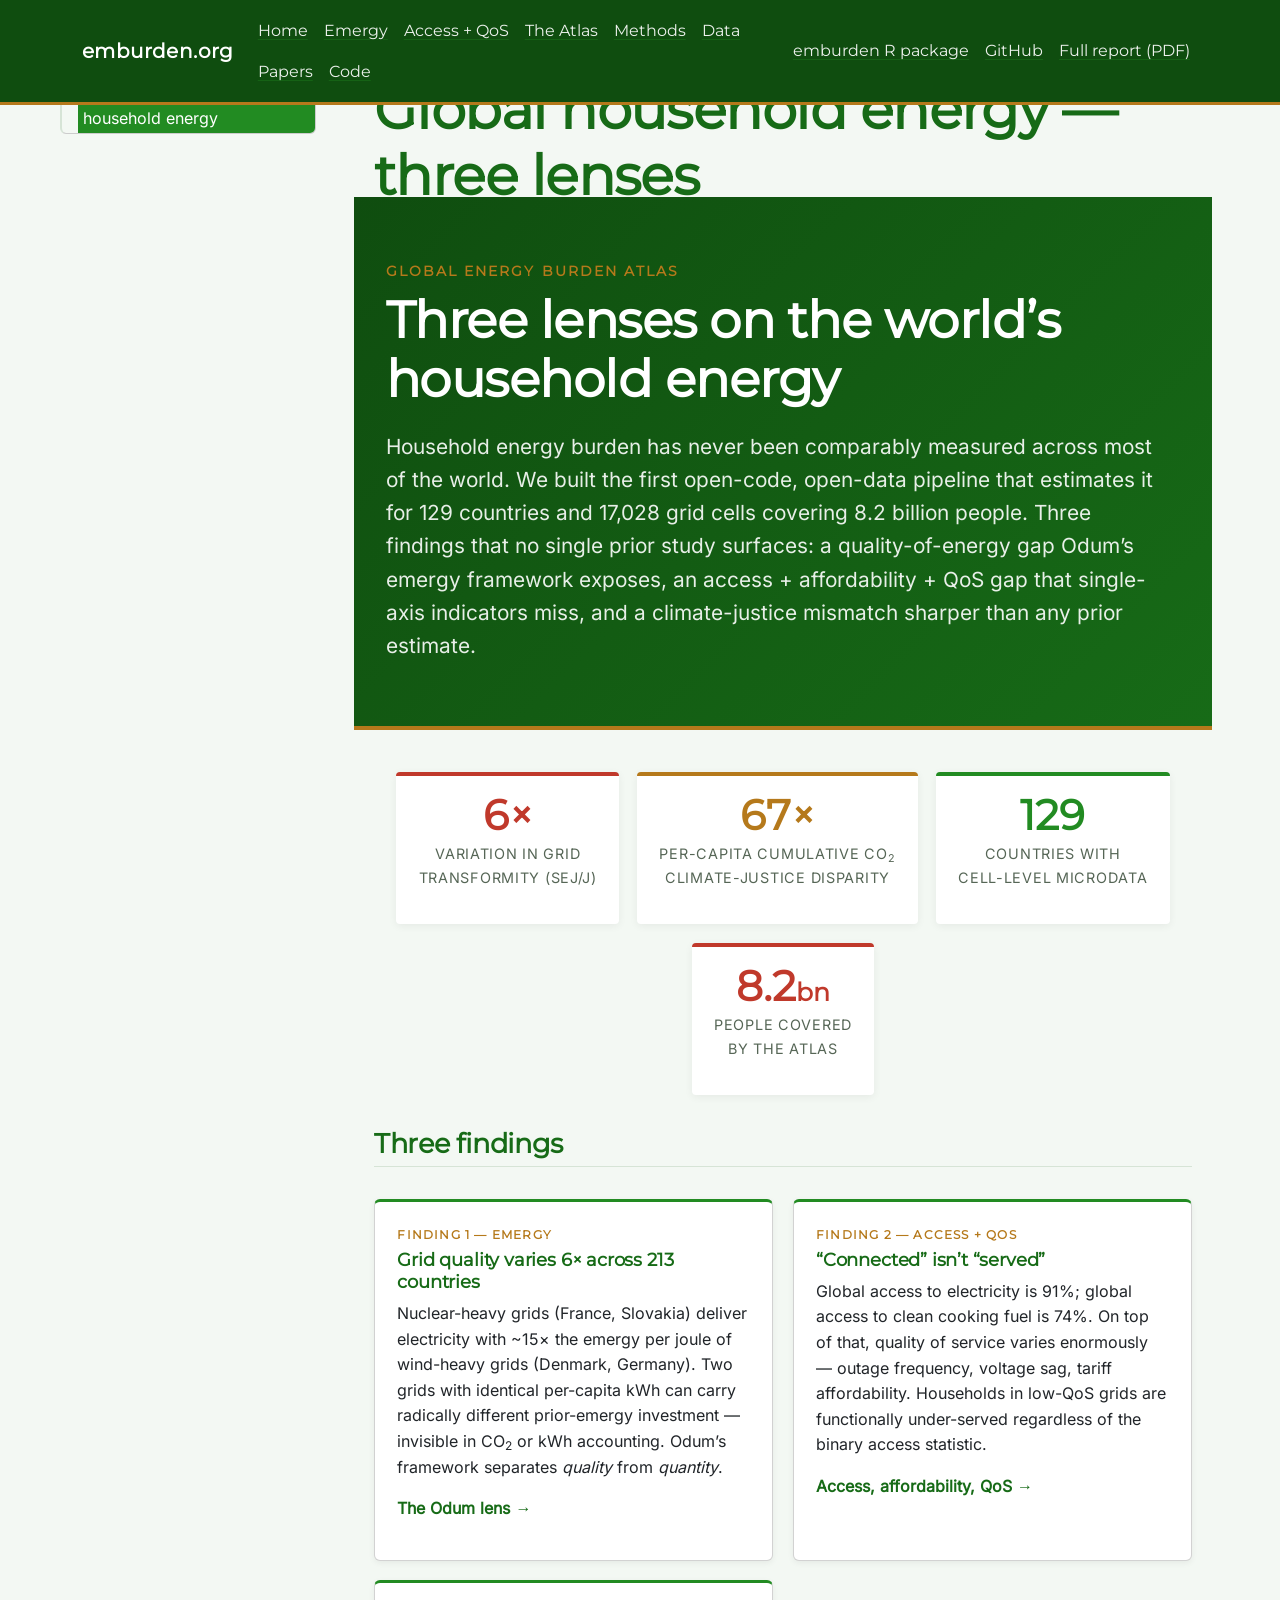
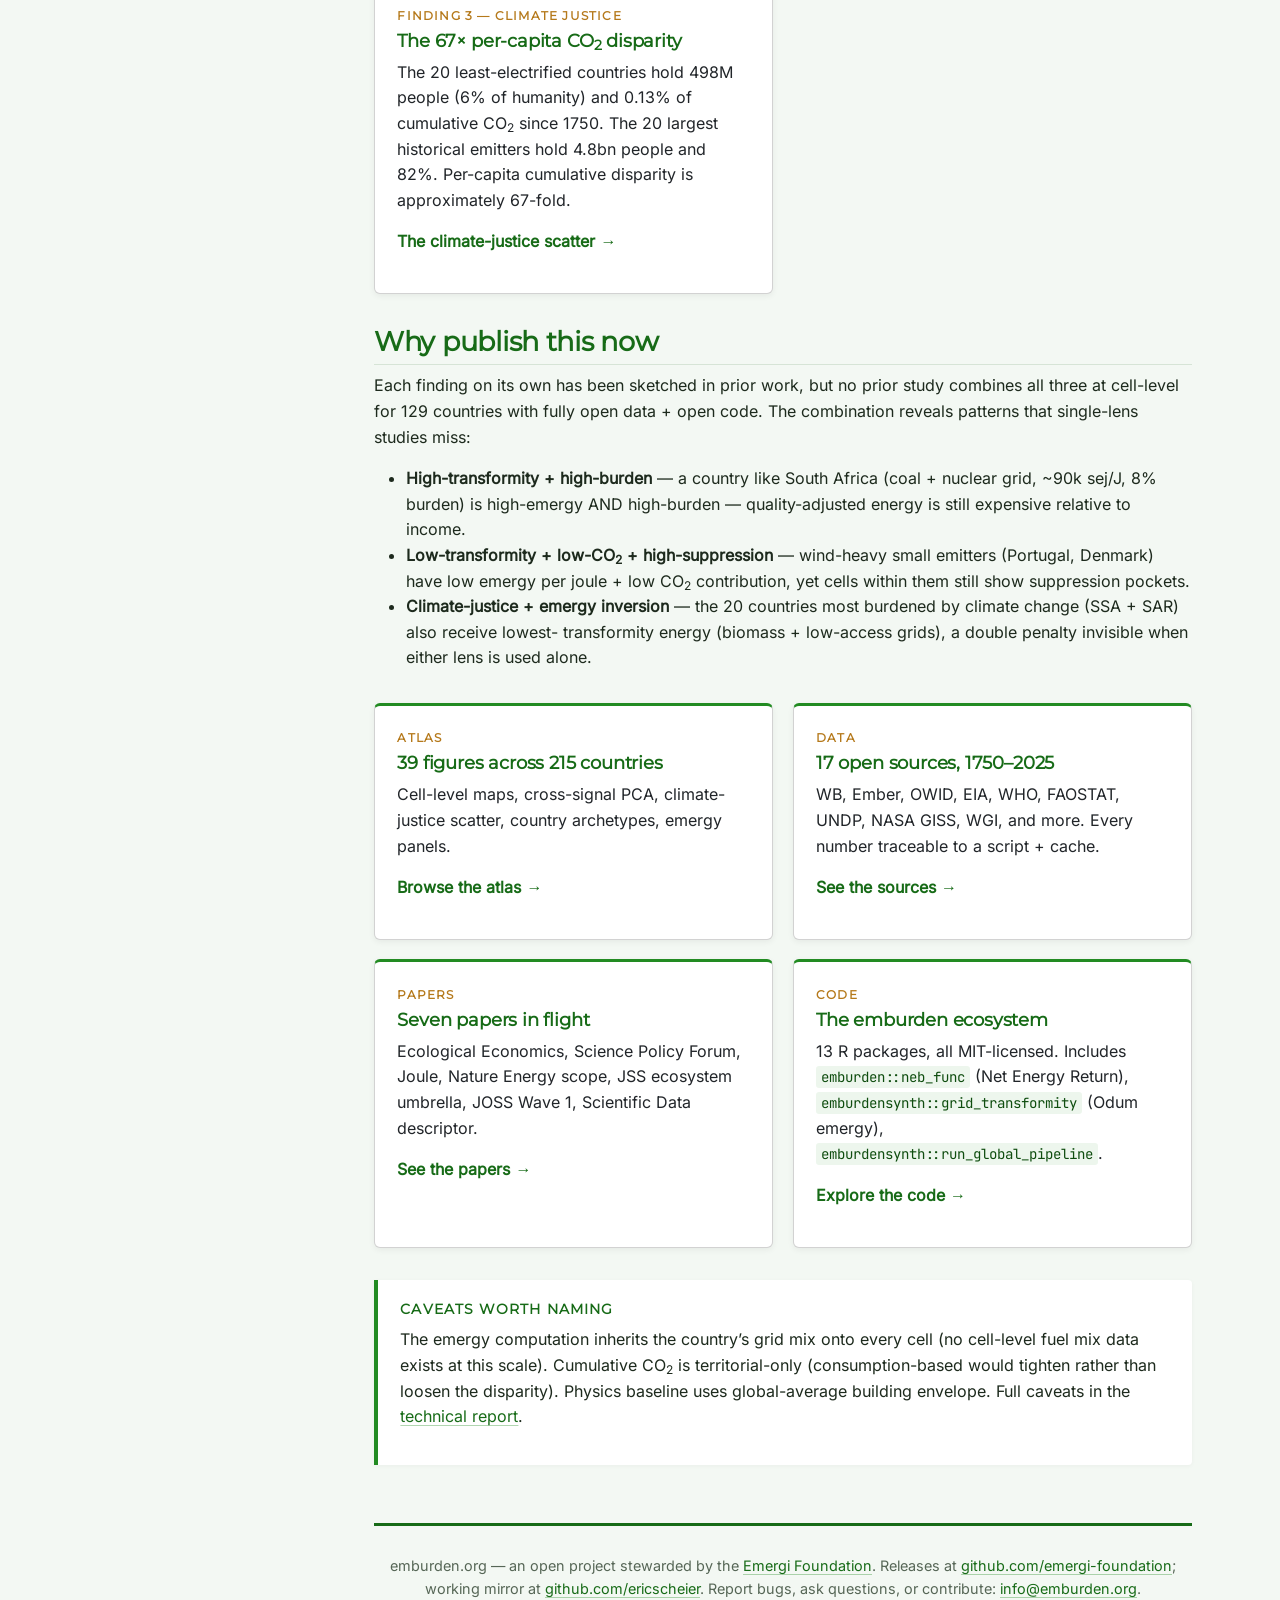
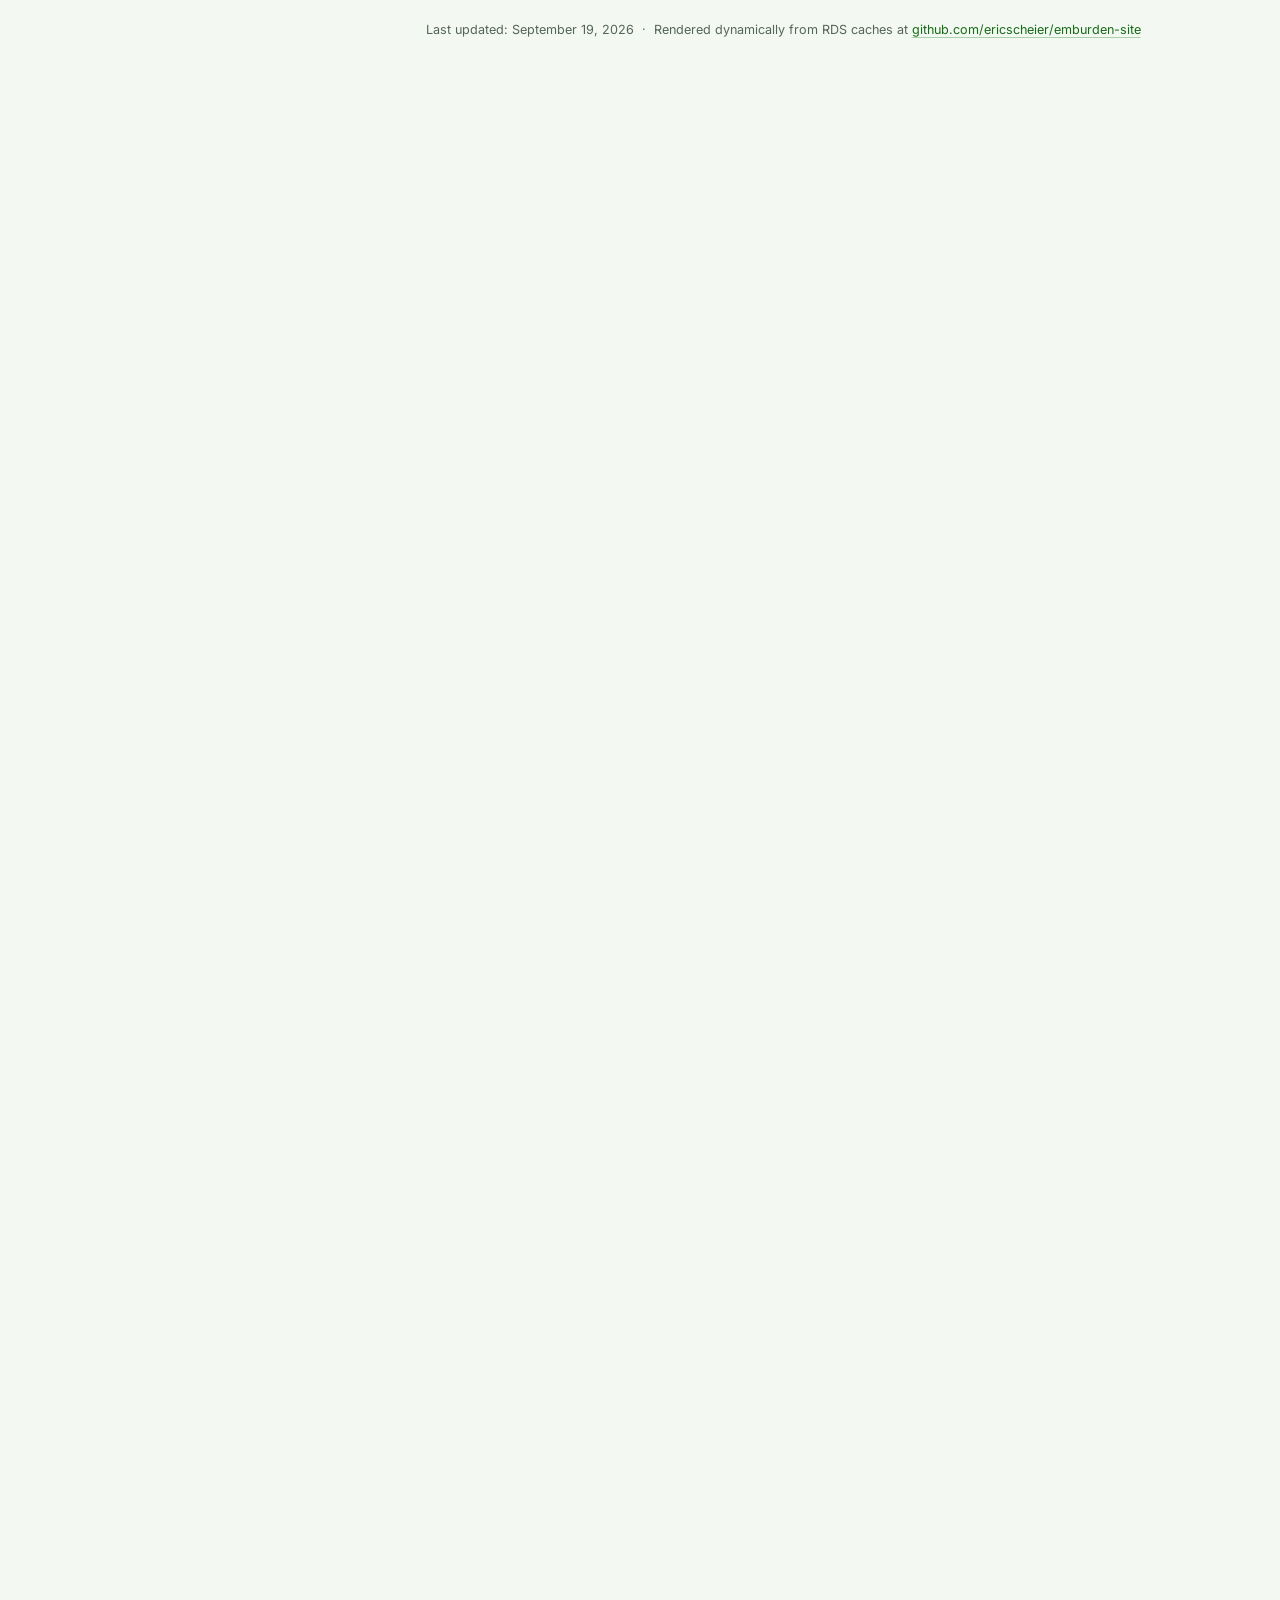
<file: _build/index.html>
<!DOCTYPE html>

<html>

<head>

<meta charset="utf-8" />
<meta name="generator" content="pandoc" />
<meta http-equiv="X-UA-Compatible" content="IE=EDGE" />




<title>emburden.org</title>

<script src="site_libs/header-attrs-2.30/header-attrs.js"></script>
<script src="site_libs/jquery-3.6.0/jquery-3.6.0.min.js"></script>
<meta name="viewport" content="width=device-width, initial-scale=1, shrink-to-fit=no" />
<link href="site_libs/bootstrap-5.3.1/bootstrap.min.css" rel="stylesheet" />
<script src="site_libs/bootstrap-5.3.1/bootstrap.bundle.min.js"></script>
<link href="site_libs/Inter-0.4.10/font.css" rel="stylesheet" />
<link href="site_libs/JetBrains_Mono-0.4.10/font.css" rel="stylesheet" />
<link href="site_libs/Montserrat-0.4.10/font.css" rel="stylesheet" />
<script src="site_libs/bs3compat-0.9.0/transition.js"></script>
<script src="site_libs/bs3compat-0.9.0/tabs.js"></script>
<script src="site_libs/bs3compat-0.9.0/bs3compat.js"></script>
<script src="site_libs/jqueryui-1.13.2/jquery-ui.min.js"></script>
<link href="site_libs/tocify-1.9.1/jquery.tocify.css" rel="stylesheet" />
<script src="site_libs/tocify-1.9.1/jquery.tocify.js"></script>
<script src="site_libs/navigation-1.1/tabsets.js"></script>
<meta name="description" content="emburden.org — open-source household energy-burden analytics from raw data pulls to global synthesis. 129 countries, 17,000 cells, 8.2 billion people.">
<meta name="author" content="Emergi Foundation">
<meta property="og:title" content="emburden.org — global household energy burden">
<meta property="og:description" content="The 67-fold climate justice mismatch, quantified with open data + open code.">
<meta property="og:type" content="website">
<link rel="preconnect" href="https://fonts.googleapis.com">
<link rel="preconnect" href="https://fonts.gstatic.com" crossorigin>

<style type="text/css">
  code{white-space: pre-wrap;}
  span.smallcaps{font-variant: small-caps;}
  span.underline{text-decoration: underline;}
  div.column{display: inline-block; vertical-align: top; width: 50%;}
  div.hanging-indent{margin-left: 1.5em; text-indent: -1.5em;}
  ul.task-list{list-style: none;}
    </style>










<style type = "text/css">
.main-container {
  max-width: 940px;
  margin-left: auto;
  margin-right: auto;
}
img {
  max-width:100%;
}
.tabbed-pane {
  padding-top: 12px;
}
.html-widget {
  margin-bottom: 20px;
}
button.code-folding-btn:focus {
  outline: none;
}
summary {
  display: list-item;
}
details > summary > p:only-child {
  display: inline;
}
pre code {
  padding: 0;
}
</style>


<style type="text/css">
.dropdown-submenu {
  position: relative;
}
.dropdown-submenu>.dropdown-menu {
  top: 0;
  left: 100%;
  margin-top: -6px;
  margin-left: -1px;
  border-radius: 0 6px 6px 6px;
}
.dropdown-submenu:hover>.dropdown-menu {
  display: block;
}
.dropdown-submenu>a:after {
  display: block;
  content: " ";
  float: right;
  width: 0;
  height: 0;
  border-color: transparent;
  border-style: solid;
  border-width: 5px 0 5px 5px;
  border-left-color: #cccccc;
  margin-top: 5px;
  margin-right: -10px;
}
.dropdown-submenu:hover>a:after {
  border-left-color: #adb5bd;
}
.dropdown-submenu.pull-left {
  float: none;
}
.dropdown-submenu.pull-left>.dropdown-menu {
  left: -100%;
  margin-left: 10px;
  border-radius: 6px 0 6px 6px;
}
</style>

<script type="text/javascript">
// manage active state of menu based on current page
$(document).ready(function () {
  // active menu anchor
  href = window.location.pathname
  href = href.substr(href.lastIndexOf('/') + 1)
  if (href === "")
    href = "index.html";
  var menuAnchor = $('a[href="' + href + '"]');

  // mark the anchor link active (and if it's in a dropdown, also mark that active)
  var dropdown = menuAnchor.closest('li.dropdown');
  if (window.bootstrap) { // Bootstrap 4+
    menuAnchor.addClass('active');
    dropdown.find('> .dropdown-toggle').addClass('active');
  } else { // Bootstrap 3
    menuAnchor.parent().addClass('active');
    dropdown.addClass('active');
  }

  // Navbar adjustments
  var navHeight = $(".navbar").first().height() + 15;
  var style = document.createElement('style');
  var pt = "padding-top: " + navHeight + "px; ";
  var mt = "margin-top: -" + navHeight + "px; ";
  var css = "";
  // offset scroll position for anchor links (for fixed navbar)
  for (var i = 1; i <= 6; i++) {
    css += ".section h" + i + "{ " + pt + mt + "}\n";
  }
  style.innerHTML = "body {" + pt + "padding-bottom: 40px; }\n" + css;
  document.head.appendChild(style);
});
</script>

<!-- tabsets -->

<style type="text/css">
.tabset-dropdown > .nav-tabs {
  display: inline-table;
  max-height: 500px;
  min-height: 44px;
  overflow-y: auto;
  border: 1px solid #ddd;
  border-radius: 4px;
}

.tabset-dropdown > .nav-tabs > li.active:before, .tabset-dropdown > .nav-tabs.nav-tabs-open:before {
  content: "\e259";
  font-family: 'Glyphicons Halflings';
  display: inline-block;
  padding: 10px;
  border-right: 1px solid #ddd;
}

.tabset-dropdown > .nav-tabs.nav-tabs-open > li.active:before {
  content: "\e258";
  font-family: 'Glyphicons Halflings';
  border: none;
}

.tabset-dropdown > .nav-tabs > li.active {
  display: block;
}

.tabset-dropdown > .nav-tabs > li > a,
.tabset-dropdown > .nav-tabs > li > a:focus,
.tabset-dropdown > .nav-tabs > li > a:hover {
  border: none;
  display: inline-block;
  border-radius: 4px;
  background-color: transparent;
}

.tabset-dropdown > .nav-tabs.nav-tabs-open > li {
  display: block;
  float: none;
}

.tabset-dropdown > .nav-tabs > li {
  display: none;
}
</style>

<!-- code folding -->



<style type="text/css">

#TOC {
  margin: 25px 0px 20px 0px;
}
@media (max-width: 768px) {
#TOC {
  position: relative;
  width: 100%;
}
}

@media print {
.toc-content {
  /* see https://github.com/w3c/csswg-drafts/issues/4434 */
  float: right;
}
}

.toc-content {
  padding-left: 30px;
  padding-right: 40px;
}

div.main-container {
  max-width: 1200px;
}

div.tocify {
  width: 20%;
  max-width: 260px;
  max-height: 85%;
}

@media (min-width: 768px) and (max-width: 991px) {
  div.tocify {
    width: 25%;
  }
}

@media (max-width: 767px) {
  div.tocify {
    width: 100%;
    max-width: none;
  }
}

.tocify ul, .tocify li {
  line-height: 20px;
}

.tocify-subheader .tocify-item {
  font-size: 0.90em;
}

.tocify .list-group-item {
  border-radius: 0px;
}


</style>



</head>

<body>


<div class="container-fluid main-container">


<!-- setup 3col/9col grid for toc_float and main content  -->
<div class="row">
<div class="col-xs-12 col-sm-4 col-md-3">
<div id="TOC" class="tocify">
</div>
</div>

<div class="toc-content col-xs-12 col-sm-8 col-md-9">




<div class="navbar navbar-default  navbar-fixed-top" role="navigation">
  <div class="container">
    <div class="navbar-header">
      <button type="button" class="navbar-toggle collapsed" data-toggle="collapse" data-bs-toggle="collapse" data-target="#navbar" data-bs-target="#navbar">
        <span class="icon-bar"></span>
        <span class="icon-bar"></span>
        <span class="icon-bar"></span>
      </button>
      <a class="navbar-brand" href="index.html">emburden.org</a>
    </div>
    <div id="navbar" class="navbar-collapse collapse">
      <ul class="nav navbar-nav">
        <li>
  <a href="index.html">Home</a>
</li>
<li>
  <a href="emergy.html">Emergy</a>
</li>
<li>
  <a href="access.html">Access + QoS</a>
</li>
<li>
  <a href="atlas.html">The Atlas</a>
</li>
<li>
  <a href="methods.html">Methods</a>
</li>
<li>
  <a href="data.html">Data</a>
</li>
<li>
  <a href="papers.html">Papers</a>
</li>
<li>
  <a href="code.html">Code</a>
</li>
      </ul>
      <ul class="nav navbar-nav navbar-right">
        <li>
  <a href="https://pkg.emburden.org">emburden R package</a>
</li>
<li>
  <a href="https://github.com/ericscheier">GitHub</a>
</li>
<li>
  <a href="global_analysis.pdf">Full report (PDF)</a>
</li>
      </ul>
    </div><!--/.nav-collapse -->
  </div><!--/.container -->
</div><!--/.navbar -->

<div id="header">



<h1 class="title toc-ignore">Global household energy — three lenses</h1>

</div>


<div class="hero">
<div class="kicker">
Global energy burden atlas
</div>
<h1>
Three lenses on the world’s household energy
</h1>
<p class="subtitle">
Household energy burden has never been comparably measured across most
of the world. We built the first open-code, open-data pipeline that
estimates it for 129 countries and 17,028 grid cells covering
8.2 billion people. Three findings that no single prior study surfaces:
a <b>quality-of-energy</b> gap Odum’s emergy framework exposes, an
<b>access + affordability + QoS</b> gap that single-axis indicators
miss, and a <b>climate-justice mismatch</b> sharper than any prior
estimate.
</p>
</div>
<div style="text-align:center;">
<div class="big-number">
<p><span class="n">6×</span> <span class="l">variation in
grid<br/>transformity (sej/J)</span></p>
</div>
<div class="big-number gold">
<p><span class="n">67×</span> <span class="l">per-capita cumulative
CO<sub>2</sub><br/>climate-justice disparity</span></p>
</div>
<div class="big-number green">
<p><span class="n">129</span> <span class="l">countries
with<br/>cell-level microdata</span></p>
</div>
<div class="big-number">
<p><span class="n">8.2<span style="font-size:0.6em;">bn</span></span>
<span class="l">people covered<br/>by the atlas</span></p>
</div>
</div>
<div id="three-findings" class="section level2">
<h2>Three findings</h2>
<div class="card-grid">
<div class="card">
<div class="kicker">
Finding 1 — Emergy
</div>
<h3>
Grid quality varies 6× across 213 countries
</h3>
<p>
Nuclear-heavy grids (France, Slovakia) deliver electricity with ~15× the
emergy per joule of wind-heavy grids (Denmark, Germany). Two grids with
identical per-capita kWh can carry radically different prior-emergy
investment — invisible in CO<sub>2</sub> or kWh accounting. Odum’s
framework separates <em>quality</em> from <em>quantity</em>.
</p>
<p>
<a href="emergy.html">The Odum lens →</a>
</p>
</div>
<div class="card">
<div class="kicker">
Finding 2 — Access + QoS
</div>
<h3>
“Connected” isn’t “served”
</h3>
<p>
Global access to electricity is 91%; global access to clean cooking fuel
is 74%. On top of that, quality of service varies enormously — outage
frequency, voltage sag, tariff affordability. Households in low-QoS
grids are functionally under-served regardless of the binary access
statistic.
</p>
<p>
<a href="access.html">Access, affordability, QoS →</a>
</p>
</div>
<div class="card">
<div class="kicker">
Finding 3 — Climate justice
</div>
<h3>
The 67× per-capita CO<sub>2</sub> disparity
</h3>
<p>
The 20 least-electrified countries hold 498M people (6% of humanity) and
0.13% of cumulative CO<sub>2</sub> since 1750. The 20 largest historical
emitters hold 4.8bn people and 82%. Per-capita cumulative disparity is
approximately 67-fold.
</p>
<p>
<a href="atlas.html#climate-justice-scatter">The climate-justice scatter
→</a>
</p>
</div>
</div>
</div>
<div id="why-publish-this-now" class="section level2">
<h2>Why publish this now</h2>
<p>Each finding on its own has been sketched in prior work, but no prior
study combines all three at cell-level for 129 countries with fully open
data + open code. The combination reveals patterns that single-lens
studies miss:</p>
<ul>
<li><strong>High-transformity + high-burden</strong> — a country like
South Africa (coal + nuclear grid, ~90k sej/J, 8% burden) is high-emergy
AND high-burden — quality-adjusted energy is still expensive relative to
income.</li>
<li><strong>Low-transformity + low-CO<sub>2</sub> +
high-suppression</strong> — wind-heavy small emitters (Portugal,
Denmark) have low emergy per joule + low CO<sub>2</sub> contribution,
yet cells within them still show suppression pockets.</li>
<li><strong>Climate-justice + emergy inversion</strong> — the 20
countries most burdened by climate change (SSA + SAR) also receive
lowest- transformity energy (biomass + low-access grids), a double
penalty invisible when either lens is used alone.</li>
</ul>
<div class="card-grid">
<div class="card">
<div class="kicker">
Atlas
</div>
<h3>
39 figures across 215 countries
</h3>
<p>
Cell-level maps, cross-signal PCA, climate-justice scatter, country
archetypes, emergy panels.
</p>
<p>
<a href="atlas.html">Browse the atlas →</a>
</p>
</div>
<div class="card">
<div class="kicker">
Data
</div>
<h3>
17 open sources, 1750–2025
</h3>
<p>
WB, Ember, OWID, EIA, WHO, FAOSTAT, UNDP, NASA GISS, WGI, and more.
Every number traceable to a script + cache.
</p>
<p>
<a href="data.html">See the sources →</a>
</p>
</div>
<div class="card">
<div class="kicker">
Papers
</div>
<h3>
Seven papers in flight
</h3>
<p>
Ecological Economics, Science Policy Forum, Joule, Nature Energy scope,
JSS ecosystem umbrella, JOSS Wave 1, Scientific Data descriptor.
</p>
<p>
<a href="papers.html">See the papers →</a>
</p>
</div>
<div class="card">
<div class="kicker">
Code
</div>
<h3>
The emburden ecosystem
</h3>
<p>
13 R packages, all MIT-licensed. Includes
<code>emburden::neb_func</code> (Net Energy Return),
<code>emburdensynth::grid_transformity</code> (Odum emergy),
<code>emburdensynth::run_global_pipeline</code>.
</p>
<p>
<a href="code.html">Explore the code →</a>
</p>
</div>
</div>
<div class="callout">
<div class="callout-title">
Caveats worth naming
</div>
<p>
The emergy computation inherits the country’s grid mix onto every cell
(no cell-level fuel mix data exists at this scale). Cumulative
CO<sub>2</sub> is territorial-only (consumption-based would tighten
rather than loosen the disparity). Physics baseline uses global-average
building envelope. Full caveats in the <a href="global_analysis.pdf">
technical report</a>.
</p>
</div>
<footer>
<p>
emburden.org — an open project stewarded by the
<a href="https://emrgi.org">Emergi Foundation</a>. Releases at
<a href="https://github.com/emergi-foundation">github.com/emergi-foundation</a>;
working mirror at
<a href="https://github.com/ericscheier">github.com/ericscheier</a>.
Report bugs, ask questions, or contribute:
<a href="mailto:info@emburden.org">info@emburden.org</a>.
</p>
<p>
<small>Last updated: September 19, 2026  ·  Rendered dynamically from
RDS caches at
<a href="https://github.com/ericscheier/emburden-site">github.com/ericscheier/emburden-site</a></small>
</p>
</footer>
</div>



</div>
</div>

</div>

<script>

// add bootstrap table styles to pandoc tables
function bootstrapStylePandocTables() {
  $('tr.odd').parent('tbody').parent('table').addClass('table table-condensed');
}
$(document).ready(function () {
  bootstrapStylePandocTables();
});


</script>

<!-- tabsets -->

<script>
$(document).ready(function () {
  window.buildTabsets("TOC");
});

$(document).ready(function () {
  $('.tabset-dropdown > .nav-tabs > li').click(function () {
    $(this).parent().toggleClass('nav-tabs-open');
  });
});
</script>

<!-- code folding -->

<script>
$(document).ready(function ()  {

    // temporarily add toc-ignore selector to headers for the consistency with Pandoc
    $('.unlisted.unnumbered').addClass('toc-ignore')

    // move toc-ignore selectors from section div to header
    $('div.section.toc-ignore')
        .removeClass('toc-ignore')
        .children('h1,h2,h3,h4,h5').addClass('toc-ignore');

    // establish options
    var options = {
      selectors: "h1,h2",
      theme: "bootstrap3",
      context: '.toc-content',
      hashGenerator: function (text) {
        return text.replace(/[.\\/?&!#<>]/g, '').replace(/\s/g, '_');
      },
      ignoreSelector: ".toc-ignore",
      scrollTo: 0
    };
    options.showAndHide = true;
    options.smoothScroll = true;

    // tocify
    var toc = $("#TOC").tocify(options).data("toc-tocify");
});
</script>

<!-- dynamically load mathjax for compatibility with self-contained -->
<script>
  (function () {
    var script = document.createElement("script");
    script.type = "text/javascript";
    script.src  = "https://mathjax.rstudio.com/latest/MathJax.js?config=TeX-AMS-MML_HTMLorMML";
    document.getElementsByTagName("head")[0].appendChild(script);
  })();
</script>

</body>
</html>
</file>
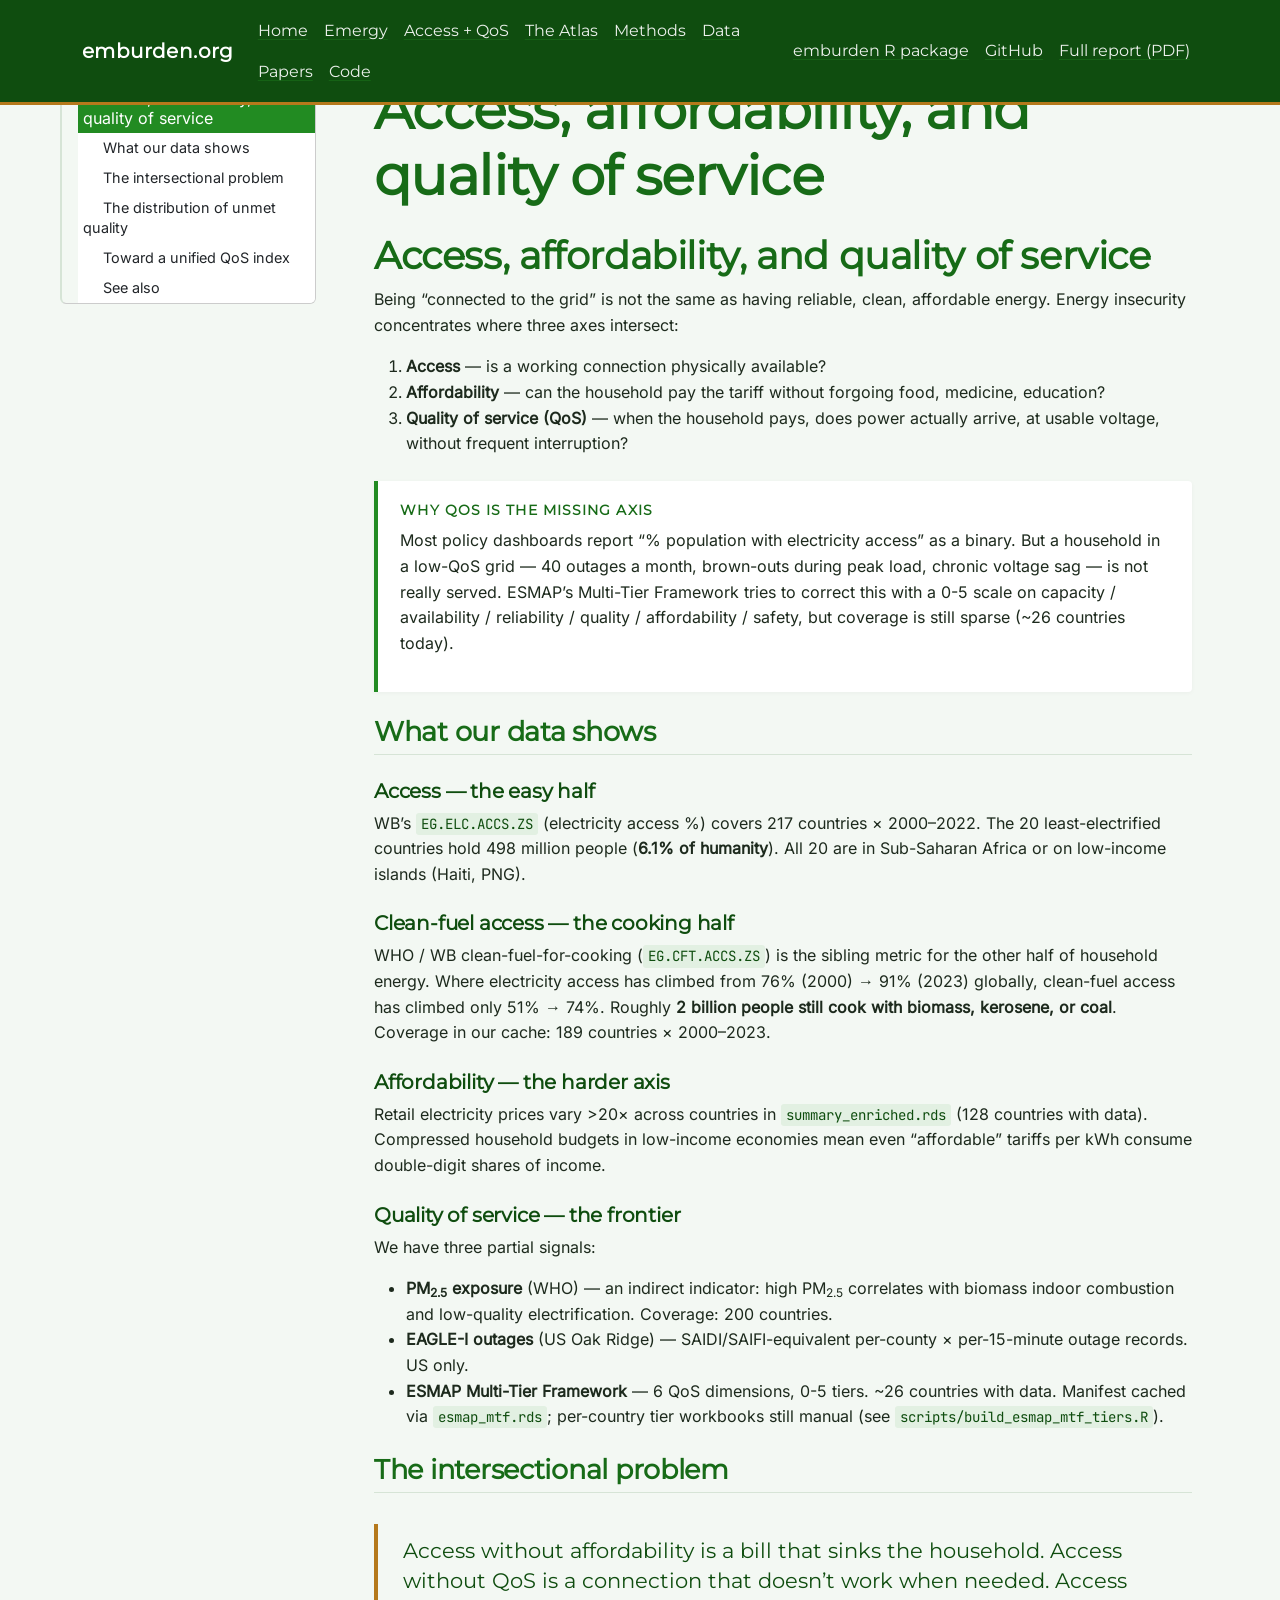
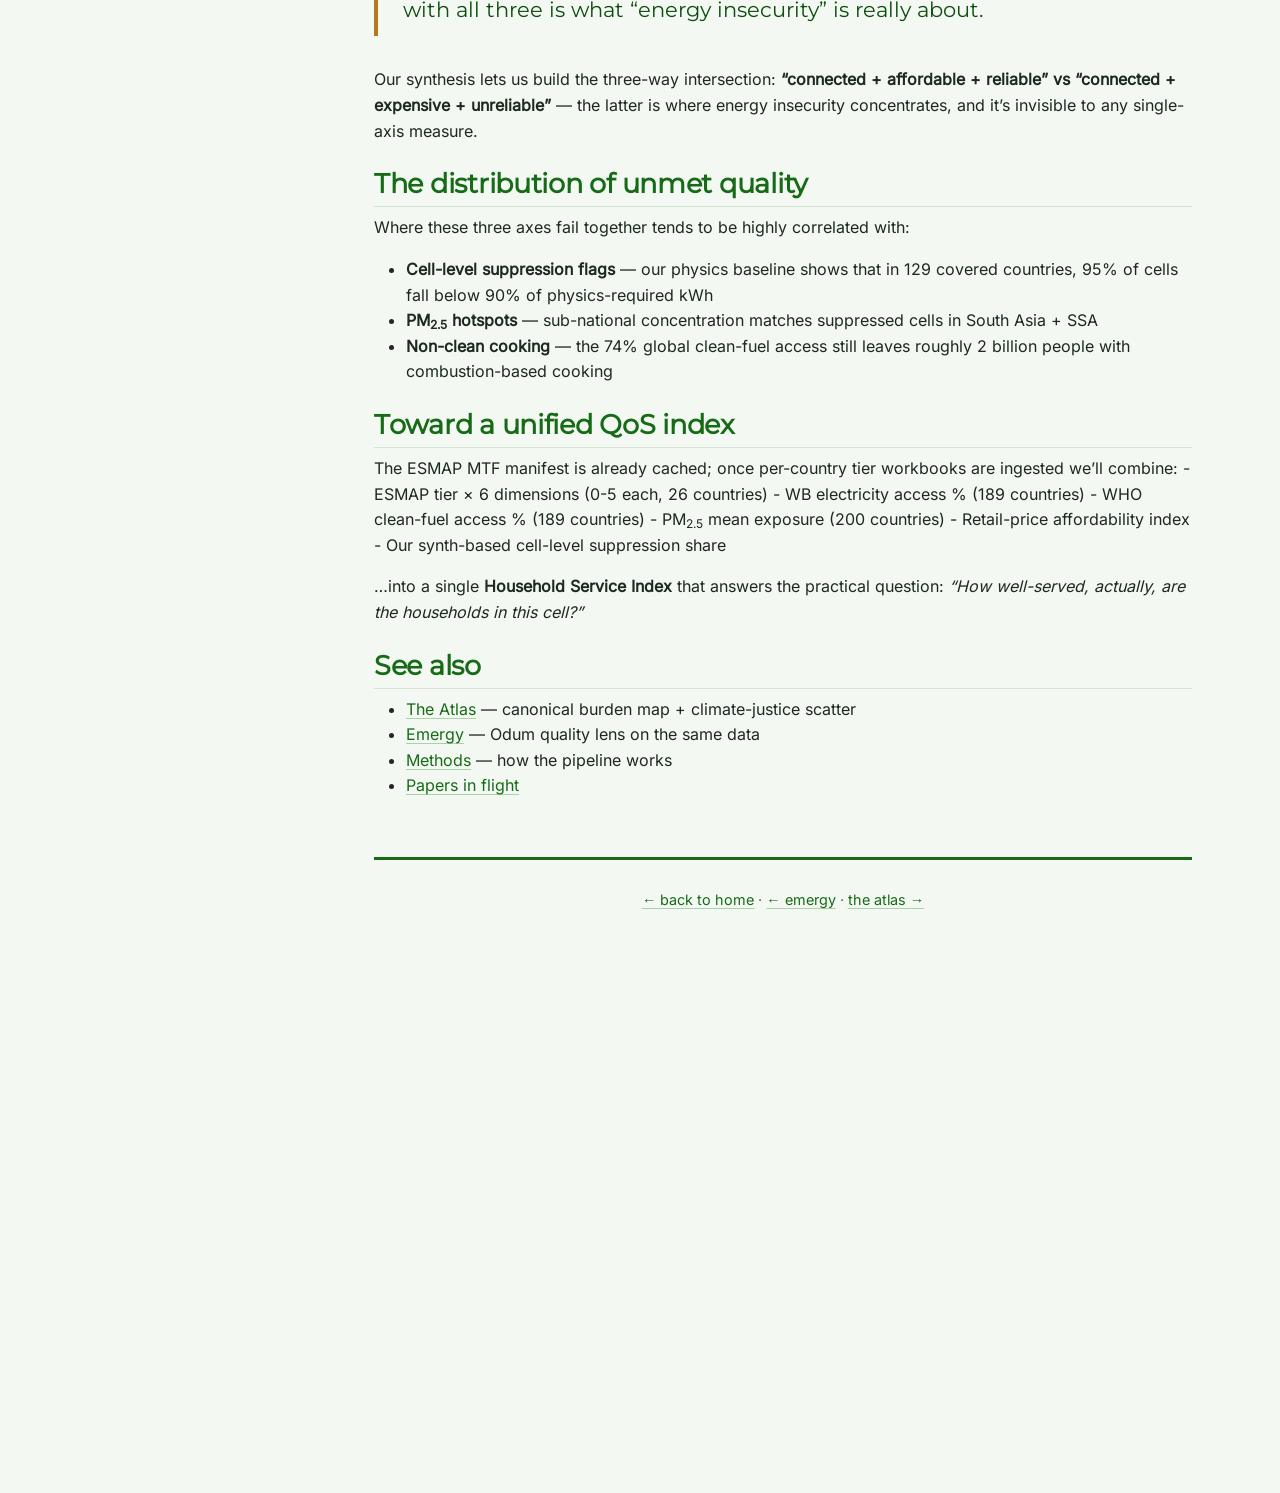
<file: _build/access.html>
<!DOCTYPE html>

<html>

<head>

<meta charset="utf-8" />
<meta name="generator" content="pandoc" />
<meta http-equiv="X-UA-Compatible" content="IE=EDGE" />




<title>emburden.org — Access + Affordability + QoS</title>

<script src="site_libs/header-attrs-2.30/header-attrs.js"></script>
<script src="site_libs/jquery-3.6.0/jquery-3.6.0.min.js"></script>
<meta name="viewport" content="width=device-width, initial-scale=1, shrink-to-fit=no" />
<link href="site_libs/bootstrap-5.3.1/bootstrap.min.css" rel="stylesheet" />
<script src="site_libs/bootstrap-5.3.1/bootstrap.bundle.min.js"></script>
<link href="site_libs/Inter-0.4.10/font.css" rel="stylesheet" />
<link href="site_libs/JetBrains_Mono-0.4.10/font.css" rel="stylesheet" />
<link href="site_libs/Montserrat-0.4.10/font.css" rel="stylesheet" />
<script src="site_libs/bs3compat-0.9.0/transition.js"></script>
<script src="site_libs/bs3compat-0.9.0/tabs.js"></script>
<script src="site_libs/bs3compat-0.9.0/bs3compat.js"></script>
<script src="site_libs/jqueryui-1.13.2/jquery-ui.min.js"></script>
<link href="site_libs/tocify-1.9.1/jquery.tocify.css" rel="stylesheet" />
<script src="site_libs/tocify-1.9.1/jquery.tocify.js"></script>
<script src="site_libs/navigation-1.1/tabsets.js"></script>
<meta name="description" content="emburden.org — open-source household energy-burden analytics from raw data pulls to global synthesis. 129 countries, 17,000 cells, 8.2 billion people.">
<meta name="author" content="Emergi Foundation">
<meta property="og:title" content="emburden.org — global household energy burden">
<meta property="og:description" content="The 67-fold climate justice mismatch, quantified with open data + open code.">
<meta property="og:type" content="website">
<link rel="preconnect" href="https://fonts.googleapis.com">
<link rel="preconnect" href="https://fonts.gstatic.com" crossorigin>

<style type="text/css">
  code{white-space: pre-wrap;}
  span.smallcaps{font-variant: small-caps;}
  span.underline{text-decoration: underline;}
  div.column{display: inline-block; vertical-align: top; width: 50%;}
  div.hanging-indent{margin-left: 1.5em; text-indent: -1.5em;}
  ul.task-list{list-style: none;}
    </style>










<style type = "text/css">
.main-container {
  max-width: 940px;
  margin-left: auto;
  margin-right: auto;
}
img {
  max-width:100%;
}
.tabbed-pane {
  padding-top: 12px;
}
.html-widget {
  margin-bottom: 20px;
}
button.code-folding-btn:focus {
  outline: none;
}
summary {
  display: list-item;
}
details > summary > p:only-child {
  display: inline;
}
pre code {
  padding: 0;
}
</style>


<style type="text/css">
.dropdown-submenu {
  position: relative;
}
.dropdown-submenu>.dropdown-menu {
  top: 0;
  left: 100%;
  margin-top: -6px;
  margin-left: -1px;
  border-radius: 0 6px 6px 6px;
}
.dropdown-submenu:hover>.dropdown-menu {
  display: block;
}
.dropdown-submenu>a:after {
  display: block;
  content: " ";
  float: right;
  width: 0;
  height: 0;
  border-color: transparent;
  border-style: solid;
  border-width: 5px 0 5px 5px;
  border-left-color: #cccccc;
  margin-top: 5px;
  margin-right: -10px;
}
.dropdown-submenu:hover>a:after {
  border-left-color: #adb5bd;
}
.dropdown-submenu.pull-left {
  float: none;
}
.dropdown-submenu.pull-left>.dropdown-menu {
  left: -100%;
  margin-left: 10px;
  border-radius: 6px 0 6px 6px;
}
</style>

<script type="text/javascript">
// manage active state of menu based on current page
$(document).ready(function () {
  // active menu anchor
  href = window.location.pathname
  href = href.substr(href.lastIndexOf('/') + 1)
  if (href === "")
    href = "index.html";
  var menuAnchor = $('a[href="' + href + '"]');

  // mark the anchor link active (and if it's in a dropdown, also mark that active)
  var dropdown = menuAnchor.closest('li.dropdown');
  if (window.bootstrap) { // Bootstrap 4+
    menuAnchor.addClass('active');
    dropdown.find('> .dropdown-toggle').addClass('active');
  } else { // Bootstrap 3
    menuAnchor.parent().addClass('active');
    dropdown.addClass('active');
  }

  // Navbar adjustments
  var navHeight = $(".navbar").first().height() + 15;
  var style = document.createElement('style');
  var pt = "padding-top: " + navHeight + "px; ";
  var mt = "margin-top: -" + navHeight + "px; ";
  var css = "";
  // offset scroll position for anchor links (for fixed navbar)
  for (var i = 1; i <= 6; i++) {
    css += ".section h" + i + "{ " + pt + mt + "}\n";
  }
  style.innerHTML = "body {" + pt + "padding-bottom: 40px; }\n" + css;
  document.head.appendChild(style);
});
</script>

<!-- tabsets -->

<style type="text/css">
.tabset-dropdown > .nav-tabs {
  display: inline-table;
  max-height: 500px;
  min-height: 44px;
  overflow-y: auto;
  border: 1px solid #ddd;
  border-radius: 4px;
}

.tabset-dropdown > .nav-tabs > li.active:before, .tabset-dropdown > .nav-tabs.nav-tabs-open:before {
  content: "\e259";
  font-family: 'Glyphicons Halflings';
  display: inline-block;
  padding: 10px;
  border-right: 1px solid #ddd;
}

.tabset-dropdown > .nav-tabs.nav-tabs-open > li.active:before {
  content: "\e258";
  font-family: 'Glyphicons Halflings';
  border: none;
}

.tabset-dropdown > .nav-tabs > li.active {
  display: block;
}

.tabset-dropdown > .nav-tabs > li > a,
.tabset-dropdown > .nav-tabs > li > a:focus,
.tabset-dropdown > .nav-tabs > li > a:hover {
  border: none;
  display: inline-block;
  border-radius: 4px;
  background-color: transparent;
}

.tabset-dropdown > .nav-tabs.nav-tabs-open > li {
  display: block;
  float: none;
}

.tabset-dropdown > .nav-tabs > li {
  display: none;
}
</style>

<!-- code folding -->



<style type="text/css">

#TOC {
  margin: 25px 0px 20px 0px;
}
@media (max-width: 768px) {
#TOC {
  position: relative;
  width: 100%;
}
}

@media print {
.toc-content {
  /* see https://github.com/w3c/csswg-drafts/issues/4434 */
  float: right;
}
}

.toc-content {
  padding-left: 30px;
  padding-right: 40px;
}

div.main-container {
  max-width: 1200px;
}

div.tocify {
  width: 20%;
  max-width: 260px;
  max-height: 85%;
}

@media (min-width: 768px) and (max-width: 991px) {
  div.tocify {
    width: 25%;
  }
}

@media (max-width: 767px) {
  div.tocify {
    width: 100%;
    max-width: none;
  }
}

.tocify ul, .tocify li {
  line-height: 20px;
}

.tocify-subheader .tocify-item {
  font-size: 0.90em;
}

.tocify .list-group-item {
  border-radius: 0px;
}


</style>



</head>

<body>


<div class="container-fluid main-container">


<!-- setup 3col/9col grid for toc_float and main content  -->
<div class="row">
<div class="col-xs-12 col-sm-4 col-md-3">
<div id="TOC" class="tocify">
</div>
</div>

<div class="toc-content col-xs-12 col-sm-8 col-md-9">




<div class="navbar navbar-default  navbar-fixed-top" role="navigation">
  <div class="container">
    <div class="navbar-header">
      <button type="button" class="navbar-toggle collapsed" data-toggle="collapse" data-bs-toggle="collapse" data-target="#navbar" data-bs-target="#navbar">
        <span class="icon-bar"></span>
        <span class="icon-bar"></span>
        <span class="icon-bar"></span>
      </button>
      <a class="navbar-brand" href="index.html">emburden.org</a>
    </div>
    <div id="navbar" class="navbar-collapse collapse">
      <ul class="nav navbar-nav">
        <li>
  <a href="index.html">Home</a>
</li>
<li>
  <a href="emergy.html">Emergy</a>
</li>
<li>
  <a href="access.html">Access + QoS</a>
</li>
<li>
  <a href="atlas.html">The Atlas</a>
</li>
<li>
  <a href="methods.html">Methods</a>
</li>
<li>
  <a href="data.html">Data</a>
</li>
<li>
  <a href="papers.html">Papers</a>
</li>
<li>
  <a href="code.html">Code</a>
</li>
      </ul>
      <ul class="nav navbar-nav navbar-right">
        <li>
  <a href="https://pkg.emburden.org">emburden R package</a>
</li>
<li>
  <a href="https://github.com/ericscheier">GitHub</a>
</li>
<li>
  <a href="global_analysis.pdf">Full report (PDF)</a>
</li>
      </ul>
    </div><!--/.nav-collapse -->
  </div><!--/.container -->
</div><!--/.navbar -->

<div id="header">



<h1 class="title toc-ignore">Access, affordability, and quality of
service</h1>

</div>


<div id="access-affordability-and-quality-of-service"
class="section level1">
<h1>Access, affordability, and quality of service</h1>
<p>Being “connected to the grid” is not the same as having reliable,
clean, affordable energy. Energy insecurity concentrates where three
axes intersect:</p>
<ol style="list-style-type: decimal">
<li><strong>Access</strong> — is a working connection physically
available?</li>
<li><strong>Affordability</strong> — can the household pay the tariff
without forgoing food, medicine, education?</li>
<li><strong>Quality of service (QoS)</strong> — when the household pays,
does power actually arrive, at usable voltage, without frequent
interruption?</li>
</ol>
<div class="callout">
<div class="callout-title">
Why QoS is the missing axis
</div>
<p>
Most policy dashboards report “% population with electricity access” as
a binary. But a household in a low-QoS grid — 40 outages a month,
brown-outs during peak load, chronic voltage sag — is not really served.
ESMAP’s Multi-Tier Framework tries to correct this with a 0-5 scale on
capacity / availability / reliability / quality / affordability /
safety, but coverage is still sparse (~26 countries today).
</p>
</div>
<div id="what-our-data-shows" class="section level2">
<h2>What our data shows</h2>
<div id="access-the-easy-half" class="section level3">
<h3>Access — the easy half</h3>
<p>WB’s <code>EG.ELC.ACCS.ZS</code> (electricity access %) covers 217
countries × 2000–2022. The 20 least-electrified countries hold 498
million people (<strong>6.1% of humanity</strong>). All 20 are in
Sub-Saharan Africa or on low-income islands (Haiti, PNG).</p>
</div>
<div id="clean-fuel-access-the-cooking-half" class="section level3">
<h3>Clean-fuel access — the cooking half</h3>
<p>WHO / WB clean-fuel-for-cooking (<code>EG.CFT.ACCS.ZS</code>) is the
sibling metric for the other half of household energy. Where electricity
access has climbed from 76% (2000) → 91% (2023) globally, clean-fuel
access has climbed only 51% → 74%. Roughly <strong>2 billion people
still cook with biomass, kerosene, or coal</strong>. Coverage in our
cache: 189 countries × 2000–2023.</p>
</div>
<div id="affordability-the-harder-axis" class="section level3">
<h3>Affordability — the harder axis</h3>
<p>Retail electricity prices vary &gt;20× across countries in
<code>summary_enriched.rds</code> (128 countries with data). Compressed
household budgets in low-income economies mean even “affordable” tariffs
per kWh consume double-digit shares of income.</p>
</div>
<div id="quality-of-service-the-frontier" class="section level3">
<h3>Quality of service — the frontier</h3>
<p>We have three partial signals:</p>
<ul>
<li><strong>PM<sub>2.5</sub> exposure</strong> (WHO) — an indirect
indicator: high PM<sub>2.5</sub> correlates with biomass indoor
combustion and low-quality electrification. Coverage: 200
countries.</li>
<li><strong>EAGLE-I outages</strong> (US Oak Ridge) —
SAIDI/SAIFI-equivalent per-county × per-15-minute outage records. US
only.</li>
<li><strong>ESMAP Multi-Tier Framework</strong> — 6 QoS dimensions, 0-5
tiers. ~26 countries with data. Manifest cached via
<code>esmap_mtf.rds</code>; per-country tier workbooks still manual (see
<code>scripts/build_esmap_mtf_tiers.R</code>).</li>
</ul>
</div>
</div>
<div id="the-intersectional-problem" class="section level2">
<h2>The intersectional problem</h2>
<blockquote>
Access without affordability is a bill that sinks the household. Access
without QoS is a connection that doesn’t work when needed. Access with
all three is what “energy insecurity” is really about.
</blockquote>
<p>Our synthesis lets us build the three-way intersection:
<strong>“connected + affordable + reliable” vs “connected + expensive +
unreliable”</strong> — the latter is where energy insecurity
concentrates, and it’s invisible to any single-axis measure.</p>
</div>
<div id="the-distribution-of-unmet-quality" class="section level2">
<h2>The distribution of unmet quality</h2>
<p>Where these three axes fail together tends to be highly correlated
with:</p>
<ul>
<li><strong>Cell-level suppression flags</strong> — our physics baseline
shows that in 129 covered countries, 95% of cells fall below 90% of
physics-required kWh</li>
<li><strong>PM<sub>2.5</sub> hotspots</strong> — sub-national
concentration matches suppressed cells in South Asia + SSA</li>
<li><strong>Non-clean cooking</strong> — the 74% global clean-fuel
access still leaves roughly 2 billion people with combustion-based
cooking</li>
</ul>
</div>
<div id="toward-a-unified-qos-index" class="section level2">
<h2>Toward a unified QoS index</h2>
<p>The ESMAP MTF manifest is already cached; once per-country tier
workbooks are ingested we’ll combine: - ESMAP tier × 6 dimensions (0-5
each, 26 countries) - WB electricity access % (189 countries) - WHO
clean-fuel access % (189 countries) - PM<sub>2.5</sub> mean exposure
(200 countries) - Retail-price affordability index - Our synth-based
cell-level suppression share</p>
<p>…into a single <strong>Household Service Index</strong> that answers
the practical question: <em>“How well-served, actually, are the
households in this cell?”</em></p>
</div>
<div id="see-also" class="section level2">
<h2>See also</h2>
<ul>
<li><a href="atlas.html">The Atlas</a> — canonical burden map +
climate-justice scatter</li>
<li><a href="emergy.html">Emergy</a> — Odum quality lens on the same
data</li>
<li><a href="methods.html">Methods</a> — how the pipeline works</li>
<li><a href="papers.html">Papers in flight</a></li>
</ul>
<footer>
<p>
<a href="/">← back to home</a> · <a href="emergy.html">← emergy</a> ·
<a href="atlas.html">the atlas →</a>
</p>
</footer>
</div>
</div>



</div>
</div>

</div>

<script>

// add bootstrap table styles to pandoc tables
function bootstrapStylePandocTables() {
  $('tr.odd').parent('tbody').parent('table').addClass('table table-condensed');
}
$(document).ready(function () {
  bootstrapStylePandocTables();
});


</script>

<!-- tabsets -->

<script>
$(document).ready(function () {
  window.buildTabsets("TOC");
});

$(document).ready(function () {
  $('.tabset-dropdown > .nav-tabs > li').click(function () {
    $(this).parent().toggleClass('nav-tabs-open');
  });
});
</script>

<!-- code folding -->

<script>
$(document).ready(function ()  {

    // temporarily add toc-ignore selector to headers for the consistency with Pandoc
    $('.unlisted.unnumbered').addClass('toc-ignore')

    // move toc-ignore selectors from section div to header
    $('div.section.toc-ignore')
        .removeClass('toc-ignore')
        .children('h1,h2,h3,h4,h5').addClass('toc-ignore');

    // establish options
    var options = {
      selectors: "h1,h2",
      theme: "bootstrap3",
      context: '.toc-content',
      hashGenerator: function (text) {
        return text.replace(/[.\\/?&!#<>]/g, '').replace(/\s/g, '_');
      },
      ignoreSelector: ".toc-ignore",
      scrollTo: 0
    };
    options.showAndHide = true;
    options.smoothScroll = true;

    // tocify
    var toc = $("#TOC").tocify(options).data("toc-tocify");
});
</script>

<!-- dynamically load mathjax for compatibility with self-contained -->
<script>
  (function () {
    var script = document.createElement("script");
    script.type = "text/javascript";
    script.src  = "https://mathjax.rstudio.com/latest/MathJax.js?config=TeX-AMS-MML_HTMLorMML";
    document.getElementsByTagName("head")[0].appendChild(script);
  })();
</script>

</body>
</html>
</file>
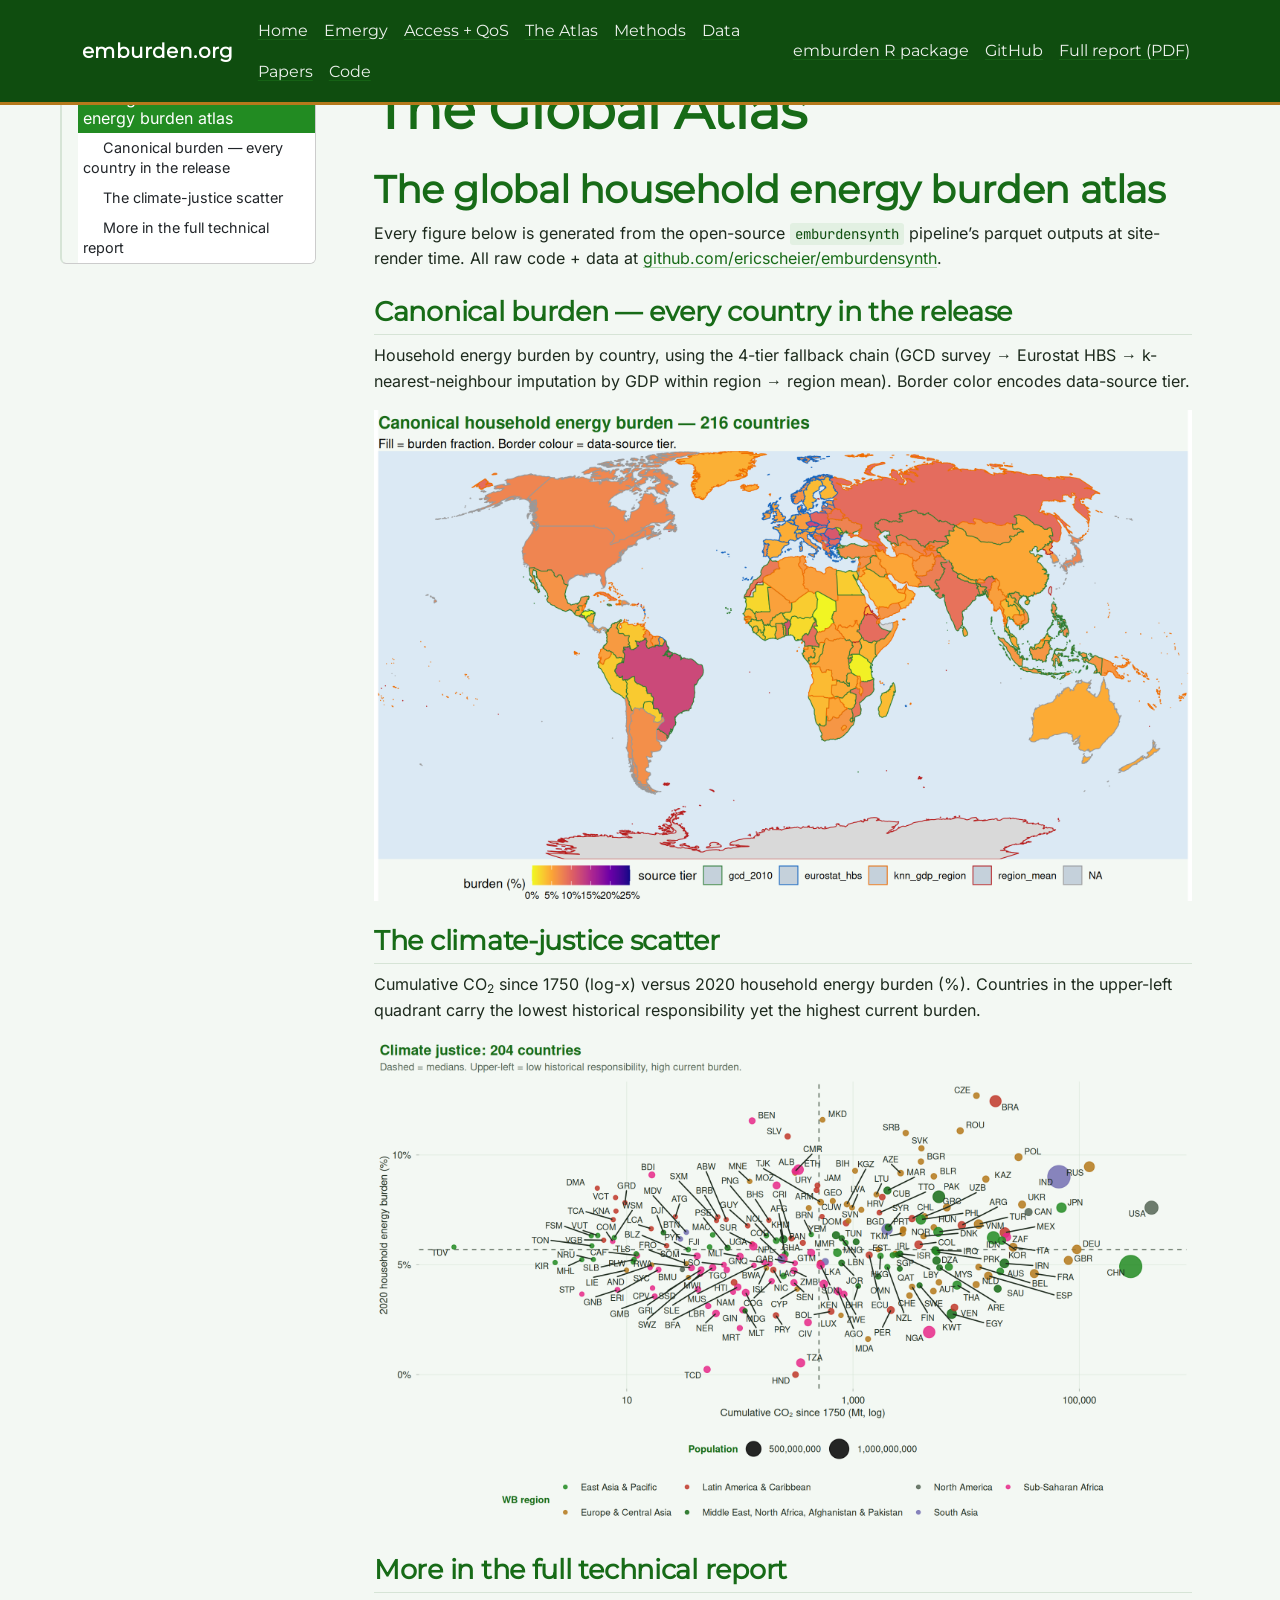
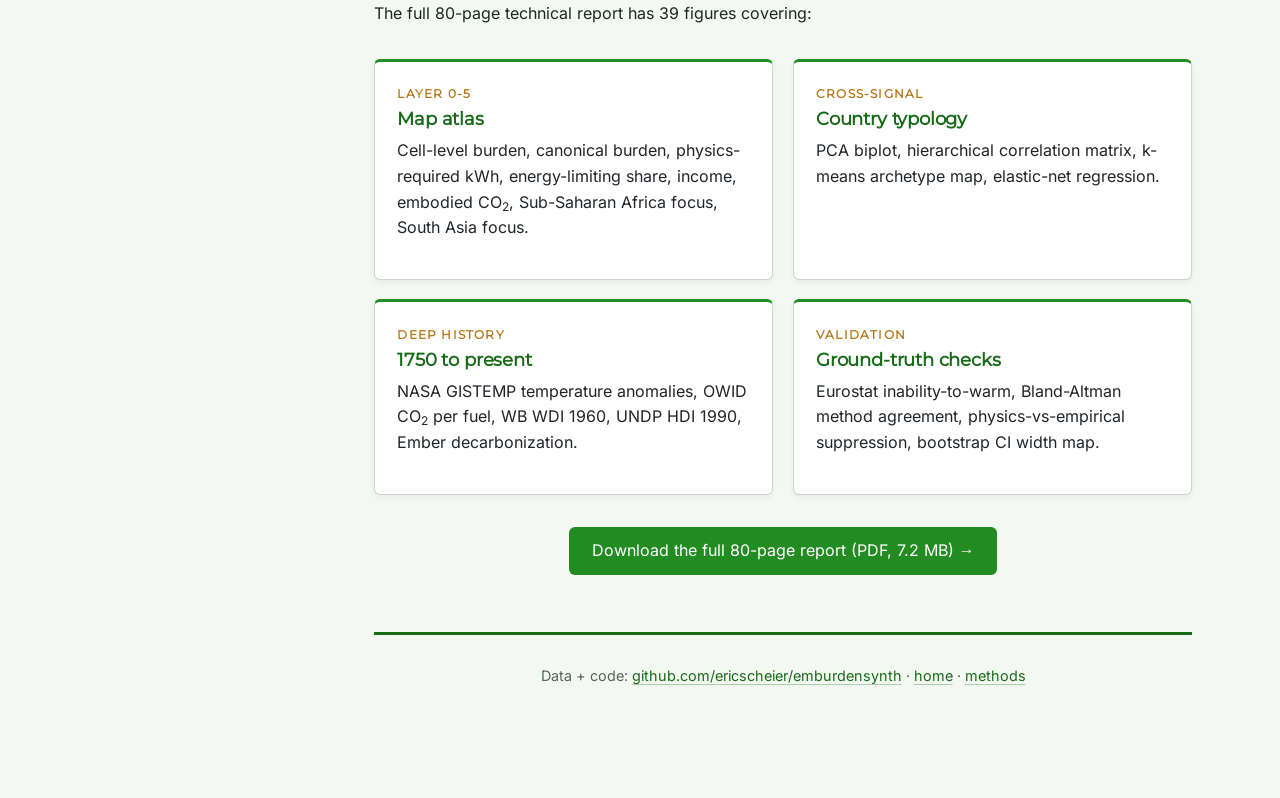
<file: _build/atlas.html>
<!DOCTYPE html>

<html>

<head>

<meta charset="utf-8" />
<meta name="generator" content="pandoc" />
<meta http-equiv="X-UA-Compatible" content="IE=EDGE" />




<title>emburden.org — Atlas</title>

<script src="site_libs/header-attrs-2.30/header-attrs.js"></script>
<script src="site_libs/jquery-3.6.0/jquery-3.6.0.min.js"></script>
<meta name="viewport" content="width=device-width, initial-scale=1, shrink-to-fit=no" />
<link href="site_libs/bootstrap-5.3.1/bootstrap.min.css" rel="stylesheet" />
<script src="site_libs/bootstrap-5.3.1/bootstrap.bundle.min.js"></script>
<link href="site_libs/Inter-0.4.10/font.css" rel="stylesheet" />
<link href="site_libs/JetBrains_Mono-0.4.10/font.css" rel="stylesheet" />
<link href="site_libs/Montserrat-0.4.10/font.css" rel="stylesheet" />
<script src="site_libs/bs3compat-0.9.0/transition.js"></script>
<script src="site_libs/bs3compat-0.9.0/tabs.js"></script>
<script src="site_libs/bs3compat-0.9.0/bs3compat.js"></script>
<script src="site_libs/jqueryui-1.13.2/jquery-ui.min.js"></script>
<link href="site_libs/tocify-1.9.1/jquery.tocify.css" rel="stylesheet" />
<script src="site_libs/tocify-1.9.1/jquery.tocify.js"></script>
<script src="site_libs/navigation-1.1/tabsets.js"></script>
<meta name="description" content="emburden.org — open-source household energy-burden analytics from raw data pulls to global synthesis. 129 countries, 17,000 cells, 8.2 billion people.">
<meta name="author" content="Emergi Foundation">
<meta property="og:title" content="emburden.org — global household energy burden">
<meta property="og:description" content="The 67-fold climate justice mismatch, quantified with open data + open code.">
<meta property="og:type" content="website">
<link rel="preconnect" href="https://fonts.googleapis.com">
<link rel="preconnect" href="https://fonts.gstatic.com" crossorigin>

<style type="text/css">
  code{white-space: pre-wrap;}
  span.smallcaps{font-variant: small-caps;}
  span.underline{text-decoration: underline;}
  div.column{display: inline-block; vertical-align: top; width: 50%;}
  div.hanging-indent{margin-left: 1.5em; text-indent: -1.5em;}
  ul.task-list{list-style: none;}
    </style>










<style type = "text/css">
.main-container {
  max-width: 940px;
  margin-left: auto;
  margin-right: auto;
}
img {
  max-width:100%;
}
.tabbed-pane {
  padding-top: 12px;
}
.html-widget {
  margin-bottom: 20px;
}
button.code-folding-btn:focus {
  outline: none;
}
summary {
  display: list-item;
}
details > summary > p:only-child {
  display: inline;
}
pre code {
  padding: 0;
}
</style>


<style type="text/css">
.dropdown-submenu {
  position: relative;
}
.dropdown-submenu>.dropdown-menu {
  top: 0;
  left: 100%;
  margin-top: -6px;
  margin-left: -1px;
  border-radius: 0 6px 6px 6px;
}
.dropdown-submenu:hover>.dropdown-menu {
  display: block;
}
.dropdown-submenu>a:after {
  display: block;
  content: " ";
  float: right;
  width: 0;
  height: 0;
  border-color: transparent;
  border-style: solid;
  border-width: 5px 0 5px 5px;
  border-left-color: #cccccc;
  margin-top: 5px;
  margin-right: -10px;
}
.dropdown-submenu:hover>a:after {
  border-left-color: #adb5bd;
}
.dropdown-submenu.pull-left {
  float: none;
}
.dropdown-submenu.pull-left>.dropdown-menu {
  left: -100%;
  margin-left: 10px;
  border-radius: 6px 0 6px 6px;
}
</style>

<script type="text/javascript">
// manage active state of menu based on current page
$(document).ready(function () {
  // active menu anchor
  href = window.location.pathname
  href = href.substr(href.lastIndexOf('/') + 1)
  if (href === "")
    href = "index.html";
  var menuAnchor = $('a[href="' + href + '"]');

  // mark the anchor link active (and if it's in a dropdown, also mark that active)
  var dropdown = menuAnchor.closest('li.dropdown');
  if (window.bootstrap) { // Bootstrap 4+
    menuAnchor.addClass('active');
    dropdown.find('> .dropdown-toggle').addClass('active');
  } else { // Bootstrap 3
    menuAnchor.parent().addClass('active');
    dropdown.addClass('active');
  }

  // Navbar adjustments
  var navHeight = $(".navbar").first().height() + 15;
  var style = document.createElement('style');
  var pt = "padding-top: " + navHeight + "px; ";
  var mt = "margin-top: -" + navHeight + "px; ";
  var css = "";
  // offset scroll position for anchor links (for fixed navbar)
  for (var i = 1; i <= 6; i++) {
    css += ".section h" + i + "{ " + pt + mt + "}\n";
  }
  style.innerHTML = "body {" + pt + "padding-bottom: 40px; }\n" + css;
  document.head.appendChild(style);
});
</script>

<!-- tabsets -->

<style type="text/css">
.tabset-dropdown > .nav-tabs {
  display: inline-table;
  max-height: 500px;
  min-height: 44px;
  overflow-y: auto;
  border: 1px solid #ddd;
  border-radius: 4px;
}

.tabset-dropdown > .nav-tabs > li.active:before, .tabset-dropdown > .nav-tabs.nav-tabs-open:before {
  content: "\e259";
  font-family: 'Glyphicons Halflings';
  display: inline-block;
  padding: 10px;
  border-right: 1px solid #ddd;
}

.tabset-dropdown > .nav-tabs.nav-tabs-open > li.active:before {
  content: "\e258";
  font-family: 'Glyphicons Halflings';
  border: none;
}

.tabset-dropdown > .nav-tabs > li.active {
  display: block;
}

.tabset-dropdown > .nav-tabs > li > a,
.tabset-dropdown > .nav-tabs > li > a:focus,
.tabset-dropdown > .nav-tabs > li > a:hover {
  border: none;
  display: inline-block;
  border-radius: 4px;
  background-color: transparent;
}

.tabset-dropdown > .nav-tabs.nav-tabs-open > li {
  display: block;
  float: none;
}

.tabset-dropdown > .nav-tabs > li {
  display: none;
}
</style>

<!-- code folding -->



<style type="text/css">

#TOC {
  margin: 25px 0px 20px 0px;
}
@media (max-width: 768px) {
#TOC {
  position: relative;
  width: 100%;
}
}

@media print {
.toc-content {
  /* see https://github.com/w3c/csswg-drafts/issues/4434 */
  float: right;
}
}

.toc-content {
  padding-left: 30px;
  padding-right: 40px;
}

div.main-container {
  max-width: 1200px;
}

div.tocify {
  width: 20%;
  max-width: 260px;
  max-height: 85%;
}

@media (min-width: 768px) and (max-width: 991px) {
  div.tocify {
    width: 25%;
  }
}

@media (max-width: 767px) {
  div.tocify {
    width: 100%;
    max-width: none;
  }
}

.tocify ul, .tocify li {
  line-height: 20px;
}

.tocify-subheader .tocify-item {
  font-size: 0.90em;
}

.tocify .list-group-item {
  border-radius: 0px;
}


</style>



</head>

<body>


<div class="container-fluid main-container">


<!-- setup 3col/9col grid for toc_float and main content  -->
<div class="row">
<div class="col-xs-12 col-sm-4 col-md-3">
<div id="TOC" class="tocify">
</div>
</div>

<div class="toc-content col-xs-12 col-sm-8 col-md-9">




<div class="navbar navbar-default  navbar-fixed-top" role="navigation">
  <div class="container">
    <div class="navbar-header">
      <button type="button" class="navbar-toggle collapsed" data-toggle="collapse" data-bs-toggle="collapse" data-target="#navbar" data-bs-target="#navbar">
        <span class="icon-bar"></span>
        <span class="icon-bar"></span>
        <span class="icon-bar"></span>
      </button>
      <a class="navbar-brand" href="index.html">emburden.org</a>
    </div>
    <div id="navbar" class="navbar-collapse collapse">
      <ul class="nav navbar-nav">
        <li>
  <a href="index.html">Home</a>
</li>
<li>
  <a href="emergy.html">Emergy</a>
</li>
<li>
  <a href="access.html">Access + QoS</a>
</li>
<li>
  <a href="atlas.html">The Atlas</a>
</li>
<li>
  <a href="methods.html">Methods</a>
</li>
<li>
  <a href="data.html">Data</a>
</li>
<li>
  <a href="papers.html">Papers</a>
</li>
<li>
  <a href="code.html">Code</a>
</li>
      </ul>
      <ul class="nav navbar-nav navbar-right">
        <li>
  <a href="https://pkg.emburden.org">emburden R package</a>
</li>
<li>
  <a href="https://github.com/ericscheier">GitHub</a>
</li>
<li>
  <a href="global_analysis.pdf">Full report (PDF)</a>
</li>
      </ul>
    </div><!--/.nav-collapse -->
  </div><!--/.container -->
</div><!--/.navbar -->

<div id="header">



<h1 class="title toc-ignore">The Global Atlas</h1>

</div>


<div id="the-global-household-energy-burden-atlas"
class="section level1">
<h1>The global household energy burden atlas</h1>
<p>Every figure below is generated from the open-source
<code>emburdensynth</code> pipeline’s parquet outputs at site-render
time. All raw code + data at <a
href="https://github.com/ericscheier/emburdensynth">github.com/ericscheier/emburdensynth</a>.</p>
<div id="canonical-burden-every-country-in-the-release"
class="section level2">
<h2>Canonical burden — every country in the release</h2>
<p>Household energy burden by country, using the 4-tier fallback chain
(GCD survey → Eurostat HBS → k-nearest-neighbour imputation by GDP
within region → region mean). Border color encodes data-source tier.</p>
<p><img src="atlas_files/figure-html/fig-canonical-1.png" alt="" width="100%" style="display: block; margin: auto;" /></p>
</div>
<div id="the-climate-justice-scatter" class="section level2">
<h2>The climate-justice scatter</h2>
<p>Cumulative CO<sub>2</sub> since 1750 (log-x) versus 2020 household
energy burden (%). Countries in the upper-left quadrant carry the lowest
historical responsibility yet the highest current burden.</p>
<p><img src="atlas_files/figure-html/fig-cj-1.png" alt="" width="100%" style="display: block; margin: auto;" /></p>
</div>
<div id="more-in-the-full-technical-report" class="section level2">
<h2>More in the full technical report</h2>
<p>The full 80-page technical report has 39 figures covering:</p>
<div class="card-grid">
<div class="card">
<div class="kicker">
Layer 0-5
</div>
<h3>
Map atlas
</h3>
<p>
Cell-level burden, canonical burden, physics-required kWh,
energy-limiting share, income, embodied CO<sub>2</sub>, Sub-Saharan
Africa focus, South Asia focus.
</p>
</div>
<div class="card">
<div class="kicker">
Cross-signal
</div>
<h3>
Country typology
</h3>
<p>
PCA biplot, hierarchical correlation matrix, k-means archetype map,
elastic-net regression.
</p>
</div>
<div class="card">
<div class="kicker">
Deep history
</div>
<h3>
1750 to present
</h3>
<p>
NASA GISTEMP temperature anomalies, OWID CO<sub>2</sub> per fuel, WB WDI
1960, UNDP HDI 1990, Ember decarbonization.
</p>
</div>
<div class="card">
<div class="kicker">
Validation
</div>
<h3>
Ground-truth checks
</h3>
<p>
Eurostat inability-to-warm, Bland-Altman method agreement,
physics-vs-empirical suppression, bootstrap CI width map.
</p>
</div>
</div>
<p style="text-align:center; margin-top:2em;">
<a class="cta" href="global_analysis.pdf">Download the full 80-page
report (PDF, 7.2 MB) →</a>
</p>
<footer>
<p>
Data + code:
<a href="https://github.com/ericscheier/emburdensynth">github.com/ericscheier/emburdensynth</a>
· <a href="/">home</a> · <a href="methods.html">methods</a>
</p>
</footer>
</div>
</div>



</div>
</div>

</div>

<script>

// add bootstrap table styles to pandoc tables
function bootstrapStylePandocTables() {
  $('tr.odd').parent('tbody').parent('table').addClass('table table-condensed');
}
$(document).ready(function () {
  bootstrapStylePandocTables();
});


</script>

<!-- tabsets -->

<script>
$(document).ready(function () {
  window.buildTabsets("TOC");
});

$(document).ready(function () {
  $('.tabset-dropdown > .nav-tabs > li').click(function () {
    $(this).parent().toggleClass('nav-tabs-open');
  });
});
</script>

<!-- code folding -->

<script>
$(document).ready(function ()  {

    // temporarily add toc-ignore selector to headers for the consistency with Pandoc
    $('.unlisted.unnumbered').addClass('toc-ignore')

    // move toc-ignore selectors from section div to header
    $('div.section.toc-ignore')
        .removeClass('toc-ignore')
        .children('h1,h2,h3,h4,h5').addClass('toc-ignore');

    // establish options
    var options = {
      selectors: "h1,h2",
      theme: "bootstrap3",
      context: '.toc-content',
      hashGenerator: function (text) {
        return text.replace(/[.\\/?&!#<>]/g, '').replace(/\s/g, '_');
      },
      ignoreSelector: ".toc-ignore",
      scrollTo: 0
    };
    options.showAndHide = true;
    options.smoothScroll = true;

    // tocify
    var toc = $("#TOC").tocify(options).data("toc-tocify");
});
</script>

<!-- dynamically load mathjax for compatibility with self-contained -->
<script>
  (function () {
    var script = document.createElement("script");
    script.type = "text/javascript";
    script.src  = "https://mathjax.rstudio.com/latest/MathJax.js?config=TeX-AMS-MML_HTMLorMML";
    document.getElementsByTagName("head")[0].appendChild(script);
  })();
</script>

</body>
</html>
</file>
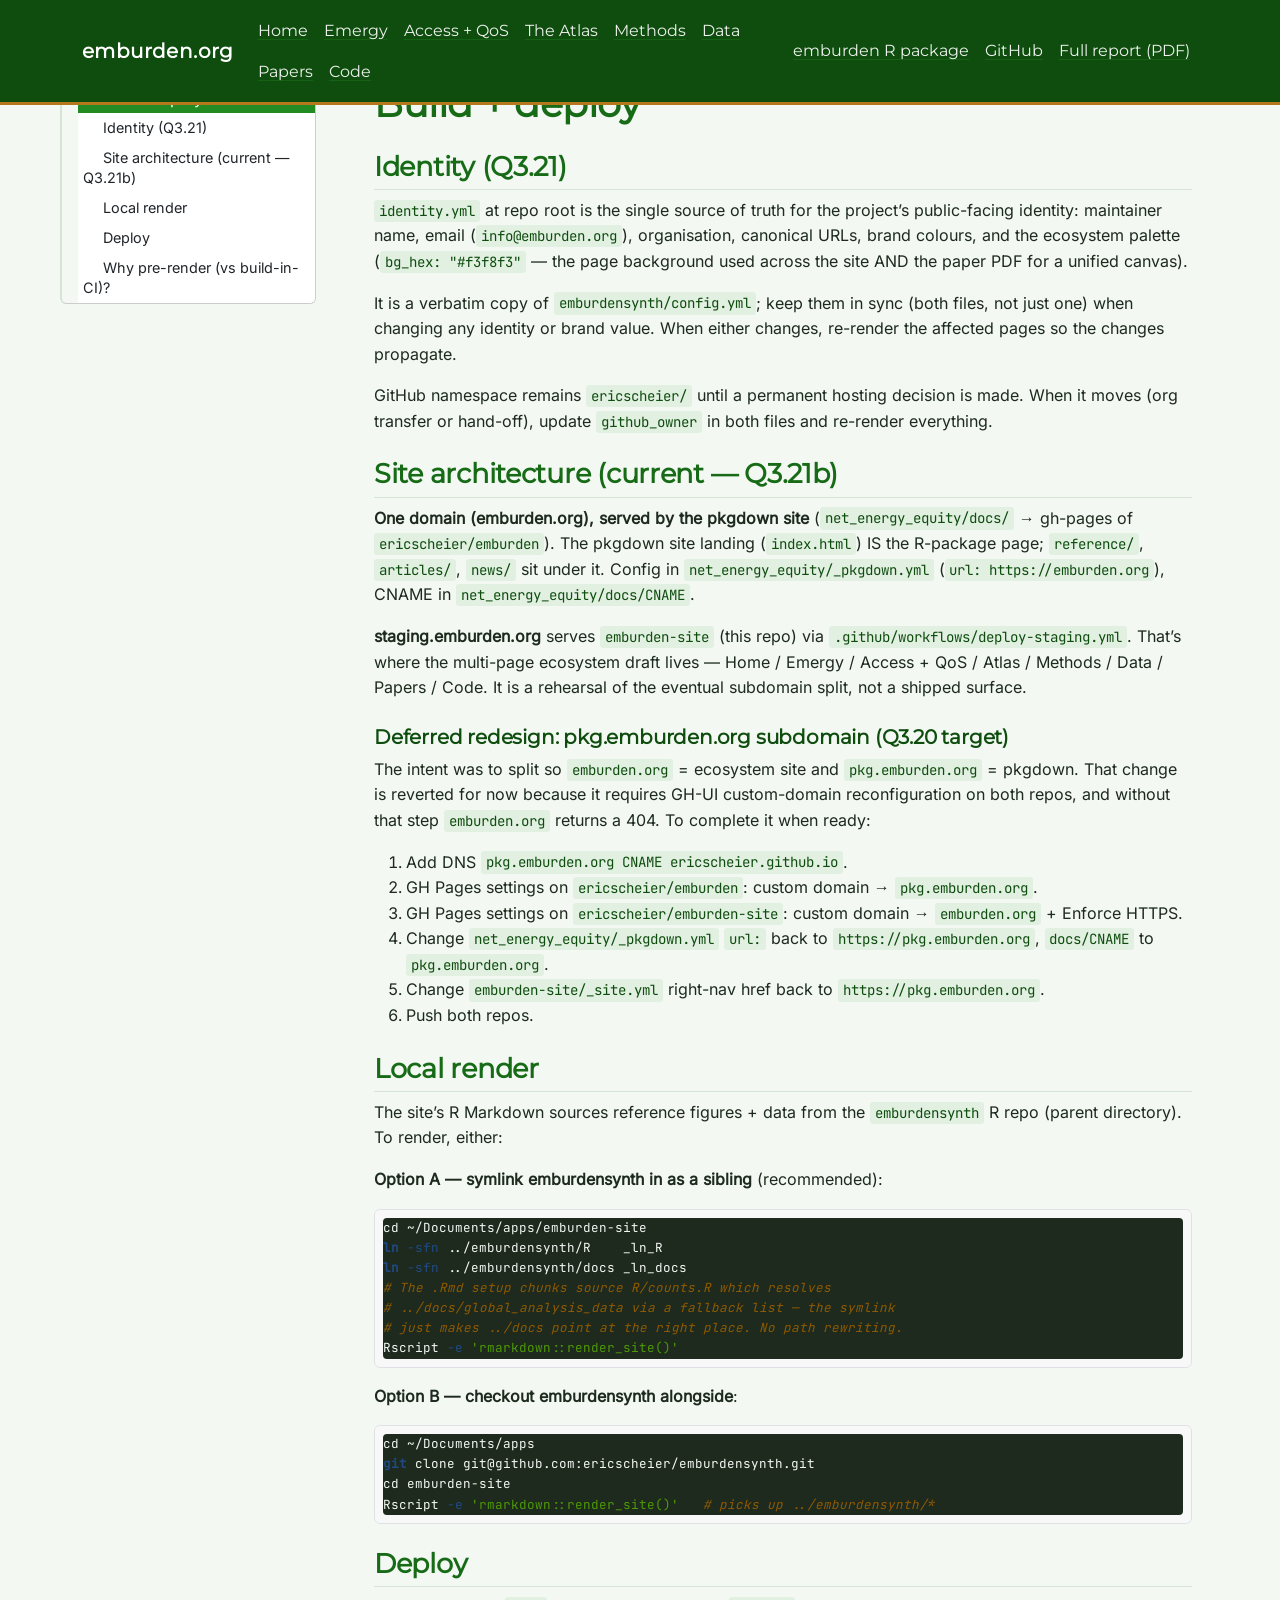
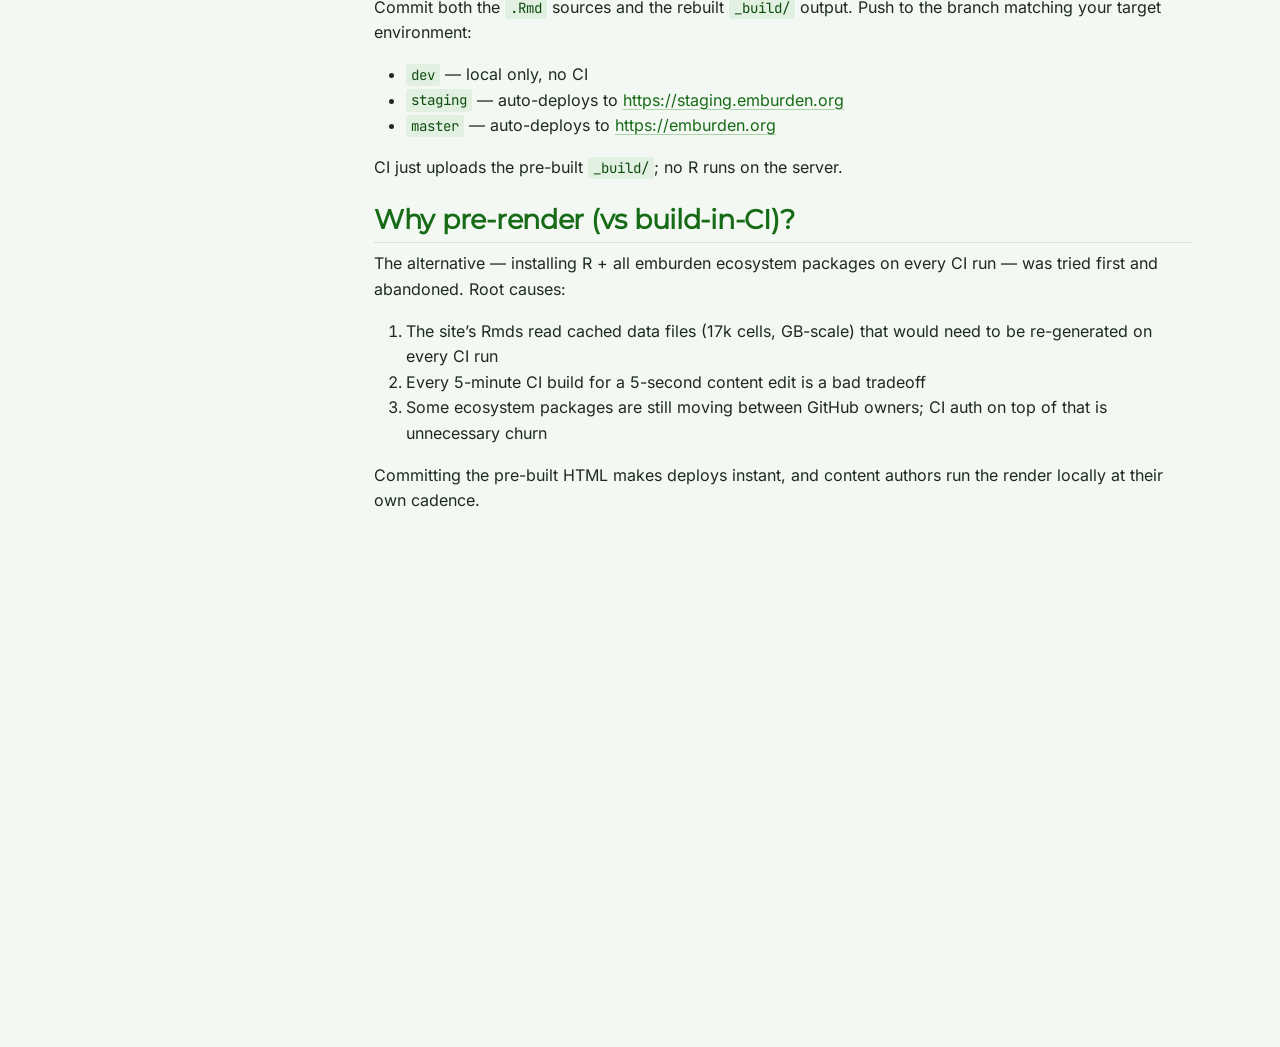
<file: _build/BUILD.html>
<!DOCTYPE html>

<html>

<head>

<meta charset="utf-8" />
<meta name="generator" content="pandoc" />
<meta http-equiv="X-UA-Compatible" content="IE=EDGE" />




<title>BUILD</title>

<script src="site_libs/header-attrs-2.30/header-attrs.js"></script>
<script src="site_libs/jquery-3.6.0/jquery-3.6.0.min.js"></script>
<meta name="viewport" content="width=device-width, initial-scale=1, shrink-to-fit=no" />
<link href="site_libs/bootstrap-5.3.1/bootstrap.min.css" rel="stylesheet" />
<script src="site_libs/bootstrap-5.3.1/bootstrap.bundle.min.js"></script>
<link href="site_libs/Inter-0.4.10/font.css" rel="stylesheet" />
<link href="site_libs/JetBrains_Mono-0.4.10/font.css" rel="stylesheet" />
<link href="site_libs/Montserrat-0.4.10/font.css" rel="stylesheet" />
<script src="site_libs/bs3compat-0.9.0/transition.js"></script>
<script src="site_libs/bs3compat-0.9.0/tabs.js"></script>
<script src="site_libs/bs3compat-0.9.0/bs3compat.js"></script>
<script src="site_libs/jqueryui-1.13.2/jquery-ui.min.js"></script>
<link href="site_libs/tocify-1.9.1/jquery.tocify.css" rel="stylesheet" />
<script src="site_libs/tocify-1.9.1/jquery.tocify.js"></script>
<script src="site_libs/navigation-1.1/tabsets.js"></script>
<meta name="description" content="emburden.org — open-source household energy-burden analytics from raw data pulls to global synthesis. 129 countries, 17,000 cells, 8.2 billion people.">
<meta name="author" content="Emergi Foundation">
<meta property="og:title" content="emburden.org — global household energy burden">
<meta property="og:description" content="The 67-fold climate justice mismatch, quantified with open data + open code.">
<meta property="og:type" content="website">
<link rel="preconnect" href="https://fonts.googleapis.com">
<link rel="preconnect" href="https://fonts.gstatic.com" crossorigin>

<style type="text/css">
  code{white-space: pre-wrap;}
  span.smallcaps{font-variant: small-caps;}
  span.underline{text-decoration: underline;}
  div.column{display: inline-block; vertical-align: top; width: 50%;}
  div.hanging-indent{margin-left: 1.5em; text-indent: -1.5em;}
  ul.task-list{list-style: none;}
    </style>



<style type="text/css">
  code {
    white-space: pre;
  }
  .sourceCode {
    overflow: visible;
  }
</style>
<style type="text/css" data-origin="pandoc">
pre > code.sourceCode { white-space: pre; position: relative; }
pre > code.sourceCode > span { line-height: 1.25; }
pre > code.sourceCode > span:empty { height: 1.2em; }
.sourceCode { overflow: visible; }
code.sourceCode > span { color: inherit; text-decoration: inherit; }
div.sourceCode { margin: 1em 0; }
pre.sourceCode { margin: 0; }
@media screen {
div.sourceCode { overflow: auto; }
}
@media print {
pre > code.sourceCode { white-space: pre-wrap; }
pre > code.sourceCode > span { text-indent: -5em; padding-left: 5em; }
}
pre.numberSource code
  { counter-reset: source-line 0; }
pre.numberSource code > span
  { position: relative; left: -4em; counter-increment: source-line; }
pre.numberSource code > span > a:first-child::before
  { content: counter(source-line);
    position: relative; left: -1em; text-align: right; vertical-align: baseline;
    border: none; display: inline-block;
    -webkit-touch-callout: none; -webkit-user-select: none;
    -khtml-user-select: none; -moz-user-select: none;
    -ms-user-select: none; user-select: none;
    padding: 0 4px; width: 4em;
    color: #aaaaaa;
  }
pre.numberSource { margin-left: 3em; border-left: 1px solid #aaaaaa;  padding-left: 4px; }
div.sourceCode
  {  background-color: #f8f8f8; }
@media screen {
pre > code.sourceCode > span > a:first-child::before { text-decoration: underline; }
}
code span.al { color: #ef2929; } /* Alert */
code span.an { color: #8f5902; font-weight: bold; font-style: italic; } /* Annotation */
code span.at { color: #204a87; } /* Attribute */
code span.bn { color: #0000cf; } /* BaseN */
code span.cf { color: #204a87; font-weight: bold; } /* ControlFlow */
code span.ch { color: #4e9a06; } /* Char */
code span.cn { color: #8f5902; } /* Constant */
code span.co { color: #8f5902; font-style: italic; } /* Comment */
code span.cv { color: #8f5902; font-weight: bold; font-style: italic; } /* CommentVar */
code span.do { color: #8f5902; font-weight: bold; font-style: italic; } /* Documentation */
code span.dt { color: #204a87; } /* DataType */
code span.dv { color: #0000cf; } /* DecVal */
code span.er { color: #a40000; font-weight: bold; } /* Error */
code span.ex { } /* Extension */
code span.fl { color: #0000cf; } /* Float */
code span.fu { color: #204a87; font-weight: bold; } /* Function */
code span.im { } /* Import */
code span.in { color: #8f5902; font-weight: bold; font-style: italic; } /* Information */
code span.kw { color: #204a87; font-weight: bold; } /* Keyword */
code span.op { color: #ce5c00; font-weight: bold; } /* Operator */
code span.ot { color: #8f5902; } /* Other */
code span.pp { color: #8f5902; font-style: italic; } /* Preprocessor */
code span.sc { color: #ce5c00; font-weight: bold; } /* SpecialChar */
code span.ss { color: #4e9a06; } /* SpecialString */
code span.st { color: #4e9a06; } /* String */
code span.va { color: #000000; } /* Variable */
code span.vs { color: #4e9a06; } /* VerbatimString */
code span.wa { color: #8f5902; font-weight: bold; font-style: italic; } /* Warning */

</style>
<script>
// apply pandoc div.sourceCode style to pre.sourceCode instead
(function() {
  var sheets = document.styleSheets;
  for (var i = 0; i < sheets.length; i++) {
    if (sheets[i].ownerNode.dataset["origin"] !== "pandoc") continue;
    try { var rules = sheets[i].cssRules; } catch (e) { continue; }
    var j = 0;
    while (j < rules.length) {
      var rule = rules[j];
      // check if there is a div.sourceCode rule
      if (rule.type !== rule.STYLE_RULE || rule.selectorText !== "div.sourceCode") {
        j++;
        continue;
      }
      var style = rule.style.cssText;
      // check if color or background-color is set
      if (rule.style.color === '' && rule.style.backgroundColor === '') {
        j++;
        continue;
      }
      // replace div.sourceCode by a pre.sourceCode rule
      sheets[i].deleteRule(j);
      sheets[i].insertRule('pre.sourceCode{' + style + '}', j);
    }
  }
})();
</script>







<style type = "text/css">
.main-container {
  max-width: 940px;
  margin-left: auto;
  margin-right: auto;
}
img {
  max-width:100%;
}
.tabbed-pane {
  padding-top: 12px;
}
.html-widget {
  margin-bottom: 20px;
}
button.code-folding-btn:focus {
  outline: none;
}
summary {
  display: list-item;
}
details > summary > p:only-child {
  display: inline;
}
pre code {
  padding: 0;
}
</style>


<style type="text/css">
.dropdown-submenu {
  position: relative;
}
.dropdown-submenu>.dropdown-menu {
  top: 0;
  left: 100%;
  margin-top: -6px;
  margin-left: -1px;
  border-radius: 0 6px 6px 6px;
}
.dropdown-submenu:hover>.dropdown-menu {
  display: block;
}
.dropdown-submenu>a:after {
  display: block;
  content: " ";
  float: right;
  width: 0;
  height: 0;
  border-color: transparent;
  border-style: solid;
  border-width: 5px 0 5px 5px;
  border-left-color: #cccccc;
  margin-top: 5px;
  margin-right: -10px;
}
.dropdown-submenu:hover>a:after {
  border-left-color: #adb5bd;
}
.dropdown-submenu.pull-left {
  float: none;
}
.dropdown-submenu.pull-left>.dropdown-menu {
  left: -100%;
  margin-left: 10px;
  border-radius: 6px 0 6px 6px;
}
</style>

<script type="text/javascript">
// manage active state of menu based on current page
$(document).ready(function () {
  // active menu anchor
  href = window.location.pathname
  href = href.substr(href.lastIndexOf('/') + 1)
  if (href === "")
    href = "index.html";
  var menuAnchor = $('a[href="' + href + '"]');

  // mark the anchor link active (and if it's in a dropdown, also mark that active)
  var dropdown = menuAnchor.closest('li.dropdown');
  if (window.bootstrap) { // Bootstrap 4+
    menuAnchor.addClass('active');
    dropdown.find('> .dropdown-toggle').addClass('active');
  } else { // Bootstrap 3
    menuAnchor.parent().addClass('active');
    dropdown.addClass('active');
  }

  // Navbar adjustments
  var navHeight = $(".navbar").first().height() + 15;
  var style = document.createElement('style');
  var pt = "padding-top: " + navHeight + "px; ";
  var mt = "margin-top: -" + navHeight + "px; ";
  var css = "";
  // offset scroll position for anchor links (for fixed navbar)
  for (var i = 1; i <= 6; i++) {
    css += ".section h" + i + "{ " + pt + mt + "}\n";
  }
  style.innerHTML = "body {" + pt + "padding-bottom: 40px; }\n" + css;
  document.head.appendChild(style);
});
</script>

<!-- tabsets -->

<style type="text/css">
.tabset-dropdown > .nav-tabs {
  display: inline-table;
  max-height: 500px;
  min-height: 44px;
  overflow-y: auto;
  border: 1px solid #ddd;
  border-radius: 4px;
}

.tabset-dropdown > .nav-tabs > li.active:before, .tabset-dropdown > .nav-tabs.nav-tabs-open:before {
  content: "\e259";
  font-family: 'Glyphicons Halflings';
  display: inline-block;
  padding: 10px;
  border-right: 1px solid #ddd;
}

.tabset-dropdown > .nav-tabs.nav-tabs-open > li.active:before {
  content: "\e258";
  font-family: 'Glyphicons Halflings';
  border: none;
}

.tabset-dropdown > .nav-tabs > li.active {
  display: block;
}

.tabset-dropdown > .nav-tabs > li > a,
.tabset-dropdown > .nav-tabs > li > a:focus,
.tabset-dropdown > .nav-tabs > li > a:hover {
  border: none;
  display: inline-block;
  border-radius: 4px;
  background-color: transparent;
}

.tabset-dropdown > .nav-tabs.nav-tabs-open > li {
  display: block;
  float: none;
}

.tabset-dropdown > .nav-tabs > li {
  display: none;
}
</style>

<!-- code folding -->



<style type="text/css">

#TOC {
  margin: 25px 0px 20px 0px;
}
@media (max-width: 768px) {
#TOC {
  position: relative;
  width: 100%;
}
}

@media print {
.toc-content {
  /* see https://github.com/w3c/csswg-drafts/issues/4434 */
  float: right;
}
}

.toc-content {
  padding-left: 30px;
  padding-right: 40px;
}

div.main-container {
  max-width: 1200px;
}

div.tocify {
  width: 20%;
  max-width: 260px;
  max-height: 85%;
}

@media (min-width: 768px) and (max-width: 991px) {
  div.tocify {
    width: 25%;
  }
}

@media (max-width: 767px) {
  div.tocify {
    width: 100%;
    max-width: none;
  }
}

.tocify ul, .tocify li {
  line-height: 20px;
}

.tocify-subheader .tocify-item {
  font-size: 0.90em;
}

.tocify .list-group-item {
  border-radius: 0px;
}


</style>



</head>

<body>


<div class="container-fluid main-container">


<!-- setup 3col/9col grid for toc_float and main content  -->
<div class="row">
<div class="col-xs-12 col-sm-4 col-md-3">
<div id="TOC" class="tocify">
</div>
</div>

<div class="toc-content col-xs-12 col-sm-8 col-md-9">




<div class="navbar navbar-default  navbar-fixed-top" role="navigation">
  <div class="container">
    <div class="navbar-header">
      <button type="button" class="navbar-toggle collapsed" data-toggle="collapse" data-bs-toggle="collapse" data-target="#navbar" data-bs-target="#navbar">
        <span class="icon-bar"></span>
        <span class="icon-bar"></span>
        <span class="icon-bar"></span>
      </button>
      <a class="navbar-brand" href="index.html">emburden.org</a>
    </div>
    <div id="navbar" class="navbar-collapse collapse">
      <ul class="nav navbar-nav">
        <li>
  <a href="index.html">Home</a>
</li>
<li>
  <a href="emergy.html">Emergy</a>
</li>
<li>
  <a href="access.html">Access + QoS</a>
</li>
<li>
  <a href="atlas.html">The Atlas</a>
</li>
<li>
  <a href="methods.html">Methods</a>
</li>
<li>
  <a href="data.html">Data</a>
</li>
<li>
  <a href="papers.html">Papers</a>
</li>
<li>
  <a href="code.html">Code</a>
</li>
      </ul>
      <ul class="nav navbar-nav navbar-right">
        <li>
  <a href="https://pkg.emburden.org">emburden R package</a>
</li>
<li>
  <a href="https://github.com/ericscheier">GitHub</a>
</li>
<li>
  <a href="global_analysis.pdf">Full report (PDF)</a>
</li>
      </ul>
    </div><!--/.nav-collapse -->
  </div><!--/.container -->
</div><!--/.navbar -->

<div id="header">




</div>


<div id="build-deploy" class="section level1">
<h1>Build + deploy</h1>
<div id="identity-q3.21" class="section level2">
<h2>Identity (Q3.21)</h2>
<p><code>identity.yml</code> at repo root is the single source of truth
for the project’s public-facing identity: maintainer name, email
(<code>info@emburden.org</code>), organisation, canonical URLs, brand
colours, and the ecosystem palette (<code>bg_hex: "#f3f8f3"</code> — the
page background used across the site AND the paper PDF for a unified
canvas).</p>
<p>It is a verbatim copy of <code>emburdensynth/config.yml</code>; keep
them in sync (both files, not just one) when changing any identity or
brand value. When either changes, re-render the affected pages so the
changes propagate.</p>
<p>GitHub namespace remains <code>ericscheier/</code> until a permanent
hosting decision is made. When it moves (org transfer or hand-off),
update <code>github_owner</code> in both files and re-render
everything.</p>
</div>
<div id="site-architecture-current-q3.21b" class="section level2">
<h2>Site architecture (current — Q3.21b)</h2>
<p><strong>One domain (emburden.org), served by the pkgdown
site</strong> (<code>net_energy_equity/docs/</code> → gh-pages of
<code>ericscheier/emburden</code>). The pkgdown site landing
(<code>index.html</code>) IS the R-package page;
<code>reference/</code>, <code>articles/</code>, <code>news/</code> sit
under it. Config in <code>net_energy_equity/_pkgdown.yml</code>
(<code>url: https://emburden.org</code>), CNAME in
<code>net_energy_equity/docs/CNAME</code>.</p>
<p><strong>staging.emburden.org</strong> serves
<code>emburden-site</code> (this repo) via
<code>.github/workflows/deploy-staging.yml</code>. That’s where the
multi-page ecosystem draft lives — Home / Emergy / Access + QoS / Atlas
/ Methods / Data / Papers / Code. It is a rehearsal of the eventual
subdomain split, not a shipped surface.</p>
<div id="deferred-redesign-pkg.emburden.org-subdomain-q3.20-target"
class="section level3">
<h3>Deferred redesign: pkg.emburden.org subdomain (Q3.20 target)</h3>
<p>The intent was to split so <code>emburden.org</code> = ecosystem site
and <code>pkg.emburden.org</code> = pkgdown. That change is reverted for
now because it requires GH-UI custom-domain reconfiguration on both
repos, and without that step <code>emburden.org</code> returns a 404. To
complete it when ready:</p>
<ol style="list-style-type: decimal">
<li>Add DNS
<code>pkg.emburden.org CNAME ericscheier.github.io</code>.</li>
<li>GH Pages settings on <code>ericscheier/emburden</code>: custom
domain → <code>pkg.emburden.org</code>.</li>
<li>GH Pages settings on <code>ericscheier/emburden-site</code>: custom
domain → <code>emburden.org</code> + Enforce HTTPS.</li>
<li>Change <code>net_energy_equity/_pkgdown.yml</code> <code>url:</code>
back to <code>https://pkg.emburden.org</code>, <code>docs/CNAME</code>
to <code>pkg.emburden.org</code>.</li>
<li>Change <code>emburden-site/_site.yml</code> right-nav href back to
<code>https://pkg.emburden.org</code>.</li>
<li>Push both repos.</li>
</ol>
</div>
</div>
<div id="local-render" class="section level2">
<h2>Local render</h2>
<p>The site’s R Markdown sources reference figures + data from the
<code>emburdensynth</code> R repo (parent directory). To render,
either:</p>
<p><strong>Option A — symlink emburdensynth in as a sibling</strong>
(recommended):</p>
<div class="sourceCode" id="cb1"><pre
class="sourceCode bash"><code class="sourceCode bash"><span id="cb1-1"><a href="#cb1-1" tabindex="-1"></a><span class="bu">cd</span> ~/Documents/apps/emburden-site</span>
<span id="cb1-2"><a href="#cb1-2" tabindex="-1"></a><span class="fu">ln</span> <span class="at">-sfn</span> ../emburdensynth/R    _ln_R</span>
<span id="cb1-3"><a href="#cb1-3" tabindex="-1"></a><span class="fu">ln</span> <span class="at">-sfn</span> ../emburdensynth/docs _ln_docs</span>
<span id="cb1-4"><a href="#cb1-4" tabindex="-1"></a><span class="co"># The .Rmd setup chunks source R/counts.R which resolves</span></span>
<span id="cb1-5"><a href="#cb1-5" tabindex="-1"></a><span class="co"># ../docs/global_analysis_data via a fallback list — the symlink</span></span>
<span id="cb1-6"><a href="#cb1-6" tabindex="-1"></a><span class="co"># just makes ../docs point at the right place. No path rewriting.</span></span>
<span id="cb1-7"><a href="#cb1-7" tabindex="-1"></a><span class="ex">Rscript</span> <span class="at">-e</span> <span class="st">&#39;rmarkdown::render_site()&#39;</span></span></code></pre></div>
<p><strong>Option B — checkout emburdensynth alongside</strong>:</p>
<div class="sourceCode" id="cb2"><pre
class="sourceCode bash"><code class="sourceCode bash"><span id="cb2-1"><a href="#cb2-1" tabindex="-1"></a><span class="bu">cd</span> ~/Documents/apps</span>
<span id="cb2-2"><a href="#cb2-2" tabindex="-1"></a><span class="fu">git</span> clone git@github.com:ericscheier/emburdensynth.git</span>
<span id="cb2-3"><a href="#cb2-3" tabindex="-1"></a><span class="bu">cd</span> emburden-site</span>
<span id="cb2-4"><a href="#cb2-4" tabindex="-1"></a><span class="ex">Rscript</span> <span class="at">-e</span> <span class="st">&#39;rmarkdown::render_site()&#39;</span>   <span class="co"># picks up ../emburdensynth/*</span></span></code></pre></div>
</div>
<div id="deploy" class="section level2">
<h2>Deploy</h2>
<p>Commit both the <code>.Rmd</code> sources and the rebuilt
<code>_build/</code> output. Push to the branch matching your target
environment:</p>
<ul>
<li><code>dev</code> — local only, no CI</li>
<li><code>staging</code> — auto-deploys to <a
href="https://staging.emburden.org"
class="uri">https://staging.emburden.org</a></li>
<li><code>master</code> — auto-deploys to <a href="https://emburden.org"
class="uri">https://emburden.org</a></li>
</ul>
<p>CI just uploads the pre-built <code>_build/</code>; no R runs on the
server.</p>
</div>
<div id="why-pre-render-vs-build-in-ci" class="section level2">
<h2>Why pre-render (vs build-in-CI)?</h2>
<p>The alternative — installing R + all emburden ecosystem packages on
every CI run — was tried first and abandoned. Root causes:</p>
<ol style="list-style-type: decimal">
<li>The site’s Rmds read cached data files (17k cells, GB-scale) that
would need to be re-generated on every CI run</li>
<li>Every 5-minute CI build for a 5-second content edit is a bad
tradeoff</li>
<li>Some ecosystem packages are still moving between GitHub owners; CI
auth on top of that is unnecessary churn</li>
</ol>
<p>Committing the pre-built HTML makes deploys instant, and content
authors run the render locally at their own cadence.</p>
</div>
</div>



</div>
</div>

</div>

<script>

// add bootstrap table styles to pandoc tables
function bootstrapStylePandocTables() {
  $('tr.odd').parent('tbody').parent('table').addClass('table table-condensed');
}
$(document).ready(function () {
  bootstrapStylePandocTables();
});


</script>

<!-- tabsets -->

<script>
$(document).ready(function () {
  window.buildTabsets("TOC");
});

$(document).ready(function () {
  $('.tabset-dropdown > .nav-tabs > li').click(function () {
    $(this).parent().toggleClass('nav-tabs-open');
  });
});
</script>

<!-- code folding -->

<script>
$(document).ready(function ()  {

    // temporarily add toc-ignore selector to headers for the consistency with Pandoc
    $('.unlisted.unnumbered').addClass('toc-ignore')

    // move toc-ignore selectors from section div to header
    $('div.section.toc-ignore')
        .removeClass('toc-ignore')
        .children('h1,h2,h3,h4,h5').addClass('toc-ignore');

    // establish options
    var options = {
      selectors: "h1,h2",
      theme: "bootstrap3",
      context: '.toc-content',
      hashGenerator: function (text) {
        return text.replace(/[.\\/?&!#<>]/g, '').replace(/\s/g, '_');
      },
      ignoreSelector: ".toc-ignore",
      scrollTo: 0
    };
    options.showAndHide = true;
    options.smoothScroll = true;

    // tocify
    var toc = $("#TOC").tocify(options).data("toc-tocify");
});
</script>

<!-- dynamically load mathjax for compatibility with self-contained -->
<script>
  (function () {
    var script = document.createElement("script");
    script.type = "text/javascript";
    script.src  = "https://mathjax.rstudio.com/latest/MathJax.js?config=TeX-AMS-MML_HTMLorMML";
    document.getElementsByTagName("head")[0].appendChild(script);
  })();
</script>

</body>
</html>
</file>
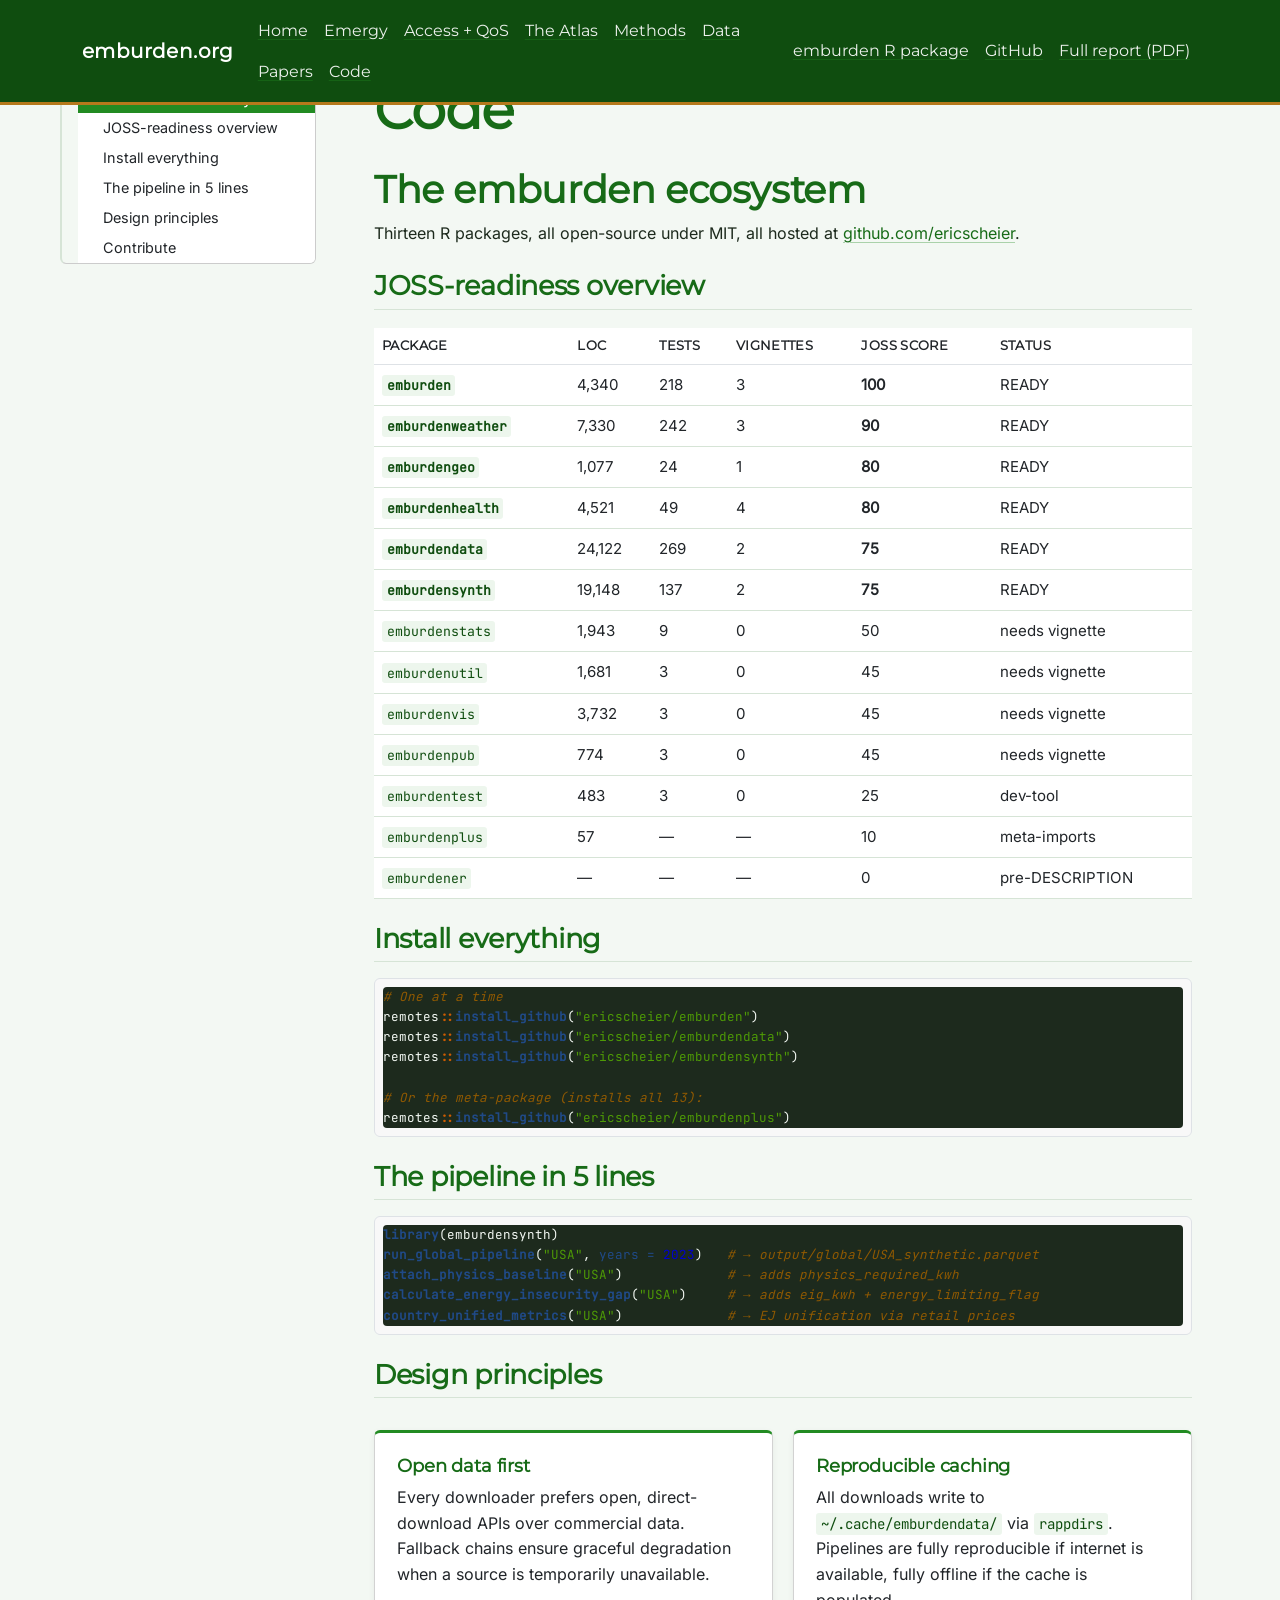
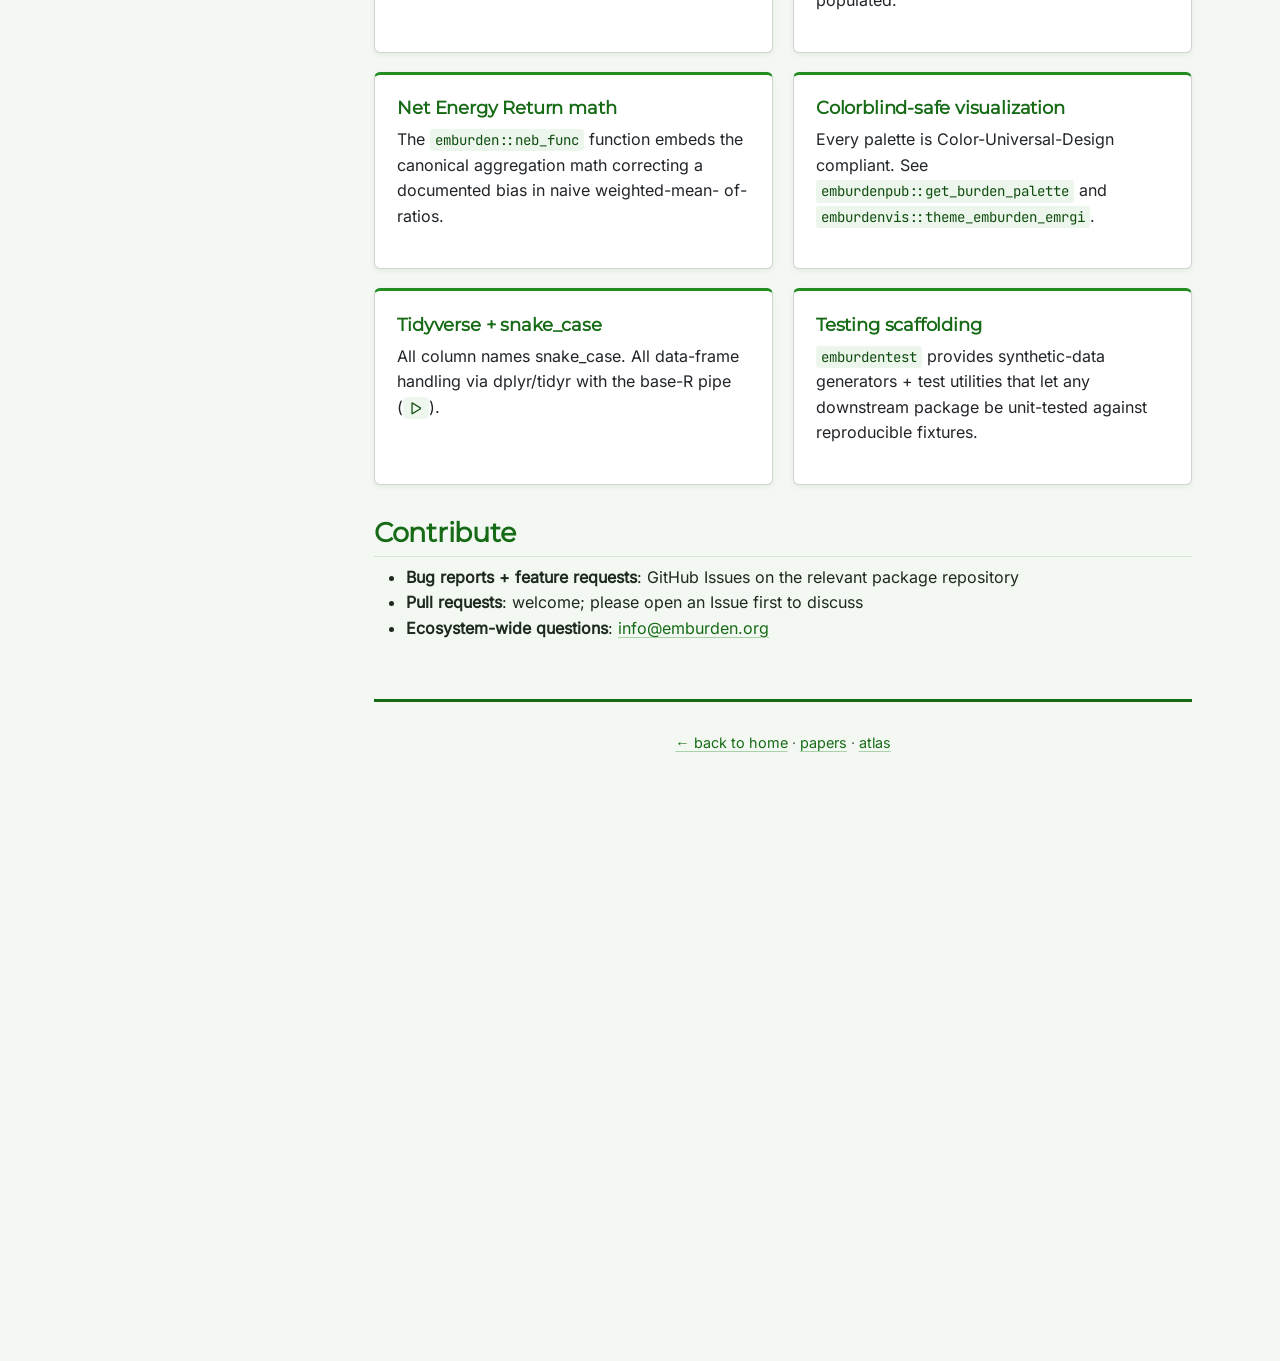
<file: _build/code.html>
<!DOCTYPE html>

<html>

<head>

<meta charset="utf-8" />
<meta name="generator" content="pandoc" />
<meta http-equiv="X-UA-Compatible" content="IE=EDGE" />




<title>emburden.org — Code</title>

<script src="site_libs/header-attrs-2.30/header-attrs.js"></script>
<script src="site_libs/jquery-3.6.0/jquery-3.6.0.min.js"></script>
<meta name="viewport" content="width=device-width, initial-scale=1, shrink-to-fit=no" />
<link href="site_libs/bootstrap-5.3.1/bootstrap.min.css" rel="stylesheet" />
<script src="site_libs/bootstrap-5.3.1/bootstrap.bundle.min.js"></script>
<link href="site_libs/Inter-0.4.10/font.css" rel="stylesheet" />
<link href="site_libs/JetBrains_Mono-0.4.10/font.css" rel="stylesheet" />
<link href="site_libs/Montserrat-0.4.10/font.css" rel="stylesheet" />
<script src="site_libs/bs3compat-0.9.0/transition.js"></script>
<script src="site_libs/bs3compat-0.9.0/tabs.js"></script>
<script src="site_libs/bs3compat-0.9.0/bs3compat.js"></script>
<script src="site_libs/jqueryui-1.13.2/jquery-ui.min.js"></script>
<link href="site_libs/tocify-1.9.1/jquery.tocify.css" rel="stylesheet" />
<script src="site_libs/tocify-1.9.1/jquery.tocify.js"></script>
<script src="site_libs/navigation-1.1/tabsets.js"></script>
<meta name="description" content="emburden.org — open-source household energy-burden analytics from raw data pulls to global synthesis. 129 countries, 17,000 cells, 8.2 billion people.">
<meta name="author" content="Emergi Foundation">
<meta property="og:title" content="emburden.org — global household energy burden">
<meta property="og:description" content="The 67-fold climate justice mismatch, quantified with open data + open code.">
<meta property="og:type" content="website">
<link rel="preconnect" href="https://fonts.googleapis.com">
<link rel="preconnect" href="https://fonts.gstatic.com" crossorigin>

<style type="text/css">
  code{white-space: pre-wrap;}
  span.smallcaps{font-variant: small-caps;}
  span.underline{text-decoration: underline;}
  div.column{display: inline-block; vertical-align: top; width: 50%;}
  div.hanging-indent{margin-left: 1.5em; text-indent: -1.5em;}
  ul.task-list{list-style: none;}
    </style>



<style type="text/css">
  code {
    white-space: pre;
  }
  .sourceCode {
    overflow: visible;
  }
</style>
<style type="text/css" data-origin="pandoc">
pre > code.sourceCode { white-space: pre; position: relative; }
pre > code.sourceCode > span { line-height: 1.25; }
pre > code.sourceCode > span:empty { height: 1.2em; }
.sourceCode { overflow: visible; }
code.sourceCode > span { color: inherit; text-decoration: inherit; }
div.sourceCode { margin: 1em 0; }
pre.sourceCode { margin: 0; }
@media screen {
div.sourceCode { overflow: auto; }
}
@media print {
pre > code.sourceCode { white-space: pre-wrap; }
pre > code.sourceCode > span { text-indent: -5em; padding-left: 5em; }
}
pre.numberSource code
  { counter-reset: source-line 0; }
pre.numberSource code > span
  { position: relative; left: -4em; counter-increment: source-line; }
pre.numberSource code > span > a:first-child::before
  { content: counter(source-line);
    position: relative; left: -1em; text-align: right; vertical-align: baseline;
    border: none; display: inline-block;
    -webkit-touch-callout: none; -webkit-user-select: none;
    -khtml-user-select: none; -moz-user-select: none;
    -ms-user-select: none; user-select: none;
    padding: 0 4px; width: 4em;
    color: #aaaaaa;
  }
pre.numberSource { margin-left: 3em; border-left: 1px solid #aaaaaa;  padding-left: 4px; }
div.sourceCode
  {  background-color: #f8f8f8; }
@media screen {
pre > code.sourceCode > span > a:first-child::before { text-decoration: underline; }
}
code span.al { color: #ef2929; } /* Alert */
code span.an { color: #8f5902; font-weight: bold; font-style: italic; } /* Annotation */
code span.at { color: #204a87; } /* Attribute */
code span.bn { color: #0000cf; } /* BaseN */
code span.cf { color: #204a87; font-weight: bold; } /* ControlFlow */
code span.ch { color: #4e9a06; } /* Char */
code span.cn { color: #8f5902; } /* Constant */
code span.co { color: #8f5902; font-style: italic; } /* Comment */
code span.cv { color: #8f5902; font-weight: bold; font-style: italic; } /* CommentVar */
code span.do { color: #8f5902; font-weight: bold; font-style: italic; } /* Documentation */
code span.dt { color: #204a87; } /* DataType */
code span.dv { color: #0000cf; } /* DecVal */
code span.er { color: #a40000; font-weight: bold; } /* Error */
code span.ex { } /* Extension */
code span.fl { color: #0000cf; } /* Float */
code span.fu { color: #204a87; font-weight: bold; } /* Function */
code span.im { } /* Import */
code span.in { color: #8f5902; font-weight: bold; font-style: italic; } /* Information */
code span.kw { color: #204a87; font-weight: bold; } /* Keyword */
code span.op { color: #ce5c00; font-weight: bold; } /* Operator */
code span.ot { color: #8f5902; } /* Other */
code span.pp { color: #8f5902; font-style: italic; } /* Preprocessor */
code span.sc { color: #ce5c00; font-weight: bold; } /* SpecialChar */
code span.ss { color: #4e9a06; } /* SpecialString */
code span.st { color: #4e9a06; } /* String */
code span.va { color: #000000; } /* Variable */
code span.vs { color: #4e9a06; } /* VerbatimString */
code span.wa { color: #8f5902; font-weight: bold; font-style: italic; } /* Warning */

</style>
<script>
// apply pandoc div.sourceCode style to pre.sourceCode instead
(function() {
  var sheets = document.styleSheets;
  for (var i = 0; i < sheets.length; i++) {
    if (sheets[i].ownerNode.dataset["origin"] !== "pandoc") continue;
    try { var rules = sheets[i].cssRules; } catch (e) { continue; }
    var j = 0;
    while (j < rules.length) {
      var rule = rules[j];
      // check if there is a div.sourceCode rule
      if (rule.type !== rule.STYLE_RULE || rule.selectorText !== "div.sourceCode") {
        j++;
        continue;
      }
      var style = rule.style.cssText;
      // check if color or background-color is set
      if (rule.style.color === '' && rule.style.backgroundColor === '') {
        j++;
        continue;
      }
      // replace div.sourceCode by a pre.sourceCode rule
      sheets[i].deleteRule(j);
      sheets[i].insertRule('pre.sourceCode{' + style + '}', j);
    }
  }
})();
</script>







<style type = "text/css">
.main-container {
  max-width: 940px;
  margin-left: auto;
  margin-right: auto;
}
img {
  max-width:100%;
}
.tabbed-pane {
  padding-top: 12px;
}
.html-widget {
  margin-bottom: 20px;
}
button.code-folding-btn:focus {
  outline: none;
}
summary {
  display: list-item;
}
details > summary > p:only-child {
  display: inline;
}
pre code {
  padding: 0;
}
</style>


<style type="text/css">
.dropdown-submenu {
  position: relative;
}
.dropdown-submenu>.dropdown-menu {
  top: 0;
  left: 100%;
  margin-top: -6px;
  margin-left: -1px;
  border-radius: 0 6px 6px 6px;
}
.dropdown-submenu:hover>.dropdown-menu {
  display: block;
}
.dropdown-submenu>a:after {
  display: block;
  content: " ";
  float: right;
  width: 0;
  height: 0;
  border-color: transparent;
  border-style: solid;
  border-width: 5px 0 5px 5px;
  border-left-color: #cccccc;
  margin-top: 5px;
  margin-right: -10px;
}
.dropdown-submenu:hover>a:after {
  border-left-color: #adb5bd;
}
.dropdown-submenu.pull-left {
  float: none;
}
.dropdown-submenu.pull-left>.dropdown-menu {
  left: -100%;
  margin-left: 10px;
  border-radius: 6px 0 6px 6px;
}
</style>

<script type="text/javascript">
// manage active state of menu based on current page
$(document).ready(function () {
  // active menu anchor
  href = window.location.pathname
  href = href.substr(href.lastIndexOf('/') + 1)
  if (href === "")
    href = "index.html";
  var menuAnchor = $('a[href="' + href + '"]');

  // mark the anchor link active (and if it's in a dropdown, also mark that active)
  var dropdown = menuAnchor.closest('li.dropdown');
  if (window.bootstrap) { // Bootstrap 4+
    menuAnchor.addClass('active');
    dropdown.find('> .dropdown-toggle').addClass('active');
  } else { // Bootstrap 3
    menuAnchor.parent().addClass('active');
    dropdown.addClass('active');
  }

  // Navbar adjustments
  var navHeight = $(".navbar").first().height() + 15;
  var style = document.createElement('style');
  var pt = "padding-top: " + navHeight + "px; ";
  var mt = "margin-top: -" + navHeight + "px; ";
  var css = "";
  // offset scroll position for anchor links (for fixed navbar)
  for (var i = 1; i <= 6; i++) {
    css += ".section h" + i + "{ " + pt + mt + "}\n";
  }
  style.innerHTML = "body {" + pt + "padding-bottom: 40px; }\n" + css;
  document.head.appendChild(style);
});
</script>

<!-- tabsets -->

<style type="text/css">
.tabset-dropdown > .nav-tabs {
  display: inline-table;
  max-height: 500px;
  min-height: 44px;
  overflow-y: auto;
  border: 1px solid #ddd;
  border-radius: 4px;
}

.tabset-dropdown > .nav-tabs > li.active:before, .tabset-dropdown > .nav-tabs.nav-tabs-open:before {
  content: "\e259";
  font-family: 'Glyphicons Halflings';
  display: inline-block;
  padding: 10px;
  border-right: 1px solid #ddd;
}

.tabset-dropdown > .nav-tabs.nav-tabs-open > li.active:before {
  content: "\e258";
  font-family: 'Glyphicons Halflings';
  border: none;
}

.tabset-dropdown > .nav-tabs > li.active {
  display: block;
}

.tabset-dropdown > .nav-tabs > li > a,
.tabset-dropdown > .nav-tabs > li > a:focus,
.tabset-dropdown > .nav-tabs > li > a:hover {
  border: none;
  display: inline-block;
  border-radius: 4px;
  background-color: transparent;
}

.tabset-dropdown > .nav-tabs.nav-tabs-open > li {
  display: block;
  float: none;
}

.tabset-dropdown > .nav-tabs > li {
  display: none;
}
</style>

<!-- code folding -->



<style type="text/css">

#TOC {
  margin: 25px 0px 20px 0px;
}
@media (max-width: 768px) {
#TOC {
  position: relative;
  width: 100%;
}
}

@media print {
.toc-content {
  /* see https://github.com/w3c/csswg-drafts/issues/4434 */
  float: right;
}
}

.toc-content {
  padding-left: 30px;
  padding-right: 40px;
}

div.main-container {
  max-width: 1200px;
}

div.tocify {
  width: 20%;
  max-width: 260px;
  max-height: 85%;
}

@media (min-width: 768px) and (max-width: 991px) {
  div.tocify {
    width: 25%;
  }
}

@media (max-width: 767px) {
  div.tocify {
    width: 100%;
    max-width: none;
  }
}

.tocify ul, .tocify li {
  line-height: 20px;
}

.tocify-subheader .tocify-item {
  font-size: 0.90em;
}

.tocify .list-group-item {
  border-radius: 0px;
}


</style>



</head>

<body>


<div class="container-fluid main-container">


<!-- setup 3col/9col grid for toc_float and main content  -->
<div class="row">
<div class="col-xs-12 col-sm-4 col-md-3">
<div id="TOC" class="tocify">
</div>
</div>

<div class="toc-content col-xs-12 col-sm-8 col-md-9">




<div class="navbar navbar-default  navbar-fixed-top" role="navigation">
  <div class="container">
    <div class="navbar-header">
      <button type="button" class="navbar-toggle collapsed" data-toggle="collapse" data-bs-toggle="collapse" data-target="#navbar" data-bs-target="#navbar">
        <span class="icon-bar"></span>
        <span class="icon-bar"></span>
        <span class="icon-bar"></span>
      </button>
      <a class="navbar-brand" href="index.html">emburden.org</a>
    </div>
    <div id="navbar" class="navbar-collapse collapse">
      <ul class="nav navbar-nav">
        <li>
  <a href="index.html">Home</a>
</li>
<li>
  <a href="emergy.html">Emergy</a>
</li>
<li>
  <a href="access.html">Access + QoS</a>
</li>
<li>
  <a href="atlas.html">The Atlas</a>
</li>
<li>
  <a href="methods.html">Methods</a>
</li>
<li>
  <a href="data.html">Data</a>
</li>
<li>
  <a href="papers.html">Papers</a>
</li>
<li>
  <a href="code.html">Code</a>
</li>
      </ul>
      <ul class="nav navbar-nav navbar-right">
        <li>
  <a href="https://pkg.emburden.org">emburden R package</a>
</li>
<li>
  <a href="https://github.com/ericscheier">GitHub</a>
</li>
<li>
  <a href="global_analysis.pdf">Full report (PDF)</a>
</li>
      </ul>
    </div><!--/.nav-collapse -->
  </div><!--/.container -->
</div><!--/.navbar -->

<div id="header">



<h1 class="title toc-ignore">Code</h1>

</div>


<div id="the-emburden-ecosystem" class="section level1">
<h1>The emburden ecosystem</h1>
<p>Thirteen R packages, all open-source under MIT, all hosted at <a
href="https://github.com/ericscheier">github.com/ericscheier</a>.</p>
<div id="joss-readiness-overview" class="section level2">
<h2>JOSS-readiness overview</h2>
<table>
<thead>
<tr class="header">
<th>Package</th>
<th>LOC</th>
<th>Tests</th>
<th>Vignettes</th>
<th>JOSS score</th>
<th>Status</th>
</tr>
</thead>
<tbody>
<tr class="odd">
<td><strong><code>emburden</code></strong></td>
<td>4,340</td>
<td>218</td>
<td>3</td>
<td><strong>100</strong></td>
<td>READY</td>
</tr>
<tr class="even">
<td><strong><code>emburdenweather</code></strong></td>
<td>7,330</td>
<td>242</td>
<td>3</td>
<td><strong>90</strong></td>
<td>READY</td>
</tr>
<tr class="odd">
<td><strong><code>emburdengeo</code></strong></td>
<td>1,077</td>
<td>24</td>
<td>1</td>
<td><strong>80</strong></td>
<td>READY</td>
</tr>
<tr class="even">
<td><strong><code>emburdenhealth</code></strong></td>
<td>4,521</td>
<td>49</td>
<td>4</td>
<td><strong>80</strong></td>
<td>READY</td>
</tr>
<tr class="odd">
<td><strong><code>emburdendata</code></strong></td>
<td>24,122</td>
<td>269</td>
<td>2</td>
<td><strong>75</strong></td>
<td>READY</td>
</tr>
<tr class="even">
<td><strong><code>emburdensynth</code></strong></td>
<td>19,148</td>
<td>137</td>
<td>2</td>
<td><strong>75</strong></td>
<td>READY</td>
</tr>
<tr class="odd">
<td><code>emburdenstats</code></td>
<td>1,943</td>
<td>9</td>
<td>0</td>
<td>50</td>
<td>needs vignette</td>
</tr>
<tr class="even">
<td><code>emburdenutil</code></td>
<td>1,681</td>
<td>3</td>
<td>0</td>
<td>45</td>
<td>needs vignette</td>
</tr>
<tr class="odd">
<td><code>emburdenvis</code></td>
<td>3,732</td>
<td>3</td>
<td>0</td>
<td>45</td>
<td>needs vignette</td>
</tr>
<tr class="even">
<td><code>emburdenpub</code></td>
<td>774</td>
<td>3</td>
<td>0</td>
<td>45</td>
<td>needs vignette</td>
</tr>
<tr class="odd">
<td><code>emburdentest</code></td>
<td>483</td>
<td>3</td>
<td>0</td>
<td>25</td>
<td>dev-tool</td>
</tr>
<tr class="even">
<td><code>emburdenplus</code></td>
<td>57</td>
<td>—</td>
<td>—</td>
<td>10</td>
<td>meta-imports</td>
</tr>
<tr class="odd">
<td><code>emburdener</code></td>
<td>—</td>
<td>—</td>
<td>—</td>
<td>0</td>
<td>pre-DESCRIPTION</td>
</tr>
</tbody>
</table>
</div>
<div id="install-everything" class="section level2">
<h2>Install everything</h2>
<div class="sourceCode" id="cb1"><pre class="sourceCode r"><code class="sourceCode r"><span id="cb1-1"><a href="#cb1-1" tabindex="-1"></a><span class="co"># One at a time</span></span>
<span id="cb1-2"><a href="#cb1-2" tabindex="-1"></a>remotes<span class="sc">::</span><span class="fu">install_github</span>(<span class="st">&quot;ericscheier/emburden&quot;</span>)</span>
<span id="cb1-3"><a href="#cb1-3" tabindex="-1"></a>remotes<span class="sc">::</span><span class="fu">install_github</span>(<span class="st">&quot;ericscheier/emburdendata&quot;</span>)</span>
<span id="cb1-4"><a href="#cb1-4" tabindex="-1"></a>remotes<span class="sc">::</span><span class="fu">install_github</span>(<span class="st">&quot;ericscheier/emburdensynth&quot;</span>)</span>
<span id="cb1-5"><a href="#cb1-5" tabindex="-1"></a></span>
<span id="cb1-6"><a href="#cb1-6" tabindex="-1"></a><span class="co"># Or the meta-package (installs all 13):</span></span>
<span id="cb1-7"><a href="#cb1-7" tabindex="-1"></a>remotes<span class="sc">::</span><span class="fu">install_github</span>(<span class="st">&quot;ericscheier/emburdenplus&quot;</span>)</span></code></pre></div>
</div>
<div id="the-pipeline-in-5-lines" class="section level2">
<h2>The pipeline in 5 lines</h2>
<div class="sourceCode" id="cb2"><pre class="sourceCode r"><code class="sourceCode r"><span id="cb2-1"><a href="#cb2-1" tabindex="-1"></a><span class="fu">library</span>(emburdensynth)</span>
<span id="cb2-2"><a href="#cb2-2" tabindex="-1"></a><span class="fu">run_global_pipeline</span>(<span class="st">&quot;USA&quot;</span>, <span class="at">years =</span> <span class="dv">2023</span>)   <span class="co"># → output/global/USA_synthetic.parquet</span></span>
<span id="cb2-3"><a href="#cb2-3" tabindex="-1"></a><span class="fu">attach_physics_baseline</span>(<span class="st">&quot;USA&quot;</span>)             <span class="co"># → adds physics_required_kwh</span></span>
<span id="cb2-4"><a href="#cb2-4" tabindex="-1"></a><span class="fu">calculate_energy_insecurity_gap</span>(<span class="st">&quot;USA&quot;</span>)     <span class="co"># → adds eig_kwh + energy_limiting_flag</span></span>
<span id="cb2-5"><a href="#cb2-5" tabindex="-1"></a><span class="fu">country_unified_metrics</span>(<span class="st">&quot;USA&quot;</span>)             <span class="co"># → EJ unification via retail prices</span></span></code></pre></div>
</div>
<div id="design-principles" class="section level2">
<h2>Design principles</h2>
<div class="card-grid">
<div class="card">
<h3>
Open data first
</h3>
<p>
Every downloader prefers open, direct-download APIs over commercial
data. Fallback chains ensure graceful degradation when a source is
temporarily unavailable.
</p>
</div>
<div class="card">
<h3>
Reproducible caching
</h3>
<p>
All downloads write to <code>~/.cache/emburdendata/</code> via
<code>rappdirs</code>. Pipelines are fully reproducible if internet is
available, fully offline if the cache is populated.
</p>
</div>
<div class="card">
<h3>
Net Energy Return math
</h3>
<p>
The <code>emburden::neb_func</code> function embeds the canonical
aggregation math correcting a documented bias in naive weighted-mean-
of-ratios.
</p>
</div>
<div class="card">
<h3>
Colorblind-safe visualization
</h3>
<p>
Every palette is Color-Universal-Design compliant. See
<code>emburdenpub::get_burden_palette</code> and
<code>emburdenvis::theme_emburden_emrgi</code>.
</p>
</div>
<div class="card">
<h3>
Tidyverse + snake_case
</h3>
<p>
All column names snake_case. All data-frame handling via dplyr/tidyr
with the base-R pipe (<code>|&gt;</code>).
</p>
</div>
<div class="card">
<h3>
Testing scaffolding
</h3>
<p>
<code>emburdentest</code> provides synthetic-data generators + test
utilities that let any downstream package be unit-tested against
reproducible fixtures.
</p>
</div>
</div>
</div>
<div id="contribute" class="section level2">
<h2>Contribute</h2>
<ul>
<li><strong>Bug reports + feature requests</strong>: GitHub Issues on
the relevant package repository</li>
<li><strong>Pull requests</strong>: welcome; please open an Issue first
to discuss</li>
<li><strong>Ecosystem-wide questions</strong>: <a
href="mailto:info@emburden.org">info@emburden.org</a></li>
</ul>
<footer>
<p>
<a href="/">← back to home</a> · <a href="papers.html">papers</a> ·
<a href="atlas.html">atlas</a>
</p>
</footer>
</div>
</div>



</div>
</div>

</div>

<script>

// add bootstrap table styles to pandoc tables
function bootstrapStylePandocTables() {
  $('tr.odd').parent('tbody').parent('table').addClass('table table-condensed');
}
$(document).ready(function () {
  bootstrapStylePandocTables();
});


</script>

<!-- tabsets -->

<script>
$(document).ready(function () {
  window.buildTabsets("TOC");
});

$(document).ready(function () {
  $('.tabset-dropdown > .nav-tabs > li').click(function () {
    $(this).parent().toggleClass('nav-tabs-open');
  });
});
</script>

<!-- code folding -->

<script>
$(document).ready(function ()  {

    // temporarily add toc-ignore selector to headers for the consistency with Pandoc
    $('.unlisted.unnumbered').addClass('toc-ignore')

    // move toc-ignore selectors from section div to header
    $('div.section.toc-ignore')
        .removeClass('toc-ignore')
        .children('h1,h2,h3,h4,h5').addClass('toc-ignore');

    // establish options
    var options = {
      selectors: "h1,h2",
      theme: "bootstrap3",
      context: '.toc-content',
      hashGenerator: function (text) {
        return text.replace(/[.\\/?&!#<>]/g, '').replace(/\s/g, '_');
      },
      ignoreSelector: ".toc-ignore",
      scrollTo: 0
    };
    options.showAndHide = true;
    options.smoothScroll = true;

    // tocify
    var toc = $("#TOC").tocify(options).data("toc-tocify");
});
</script>

<!-- dynamically load mathjax for compatibility with self-contained -->
<script>
  (function () {
    var script = document.createElement("script");
    script.type = "text/javascript";
    script.src  = "https://mathjax.rstudio.com/latest/MathJax.js?config=TeX-AMS-MML_HTMLorMML";
    document.getElementsByTagName("head")[0].appendChild(script);
  })();
</script>

</body>
</html>
</file>
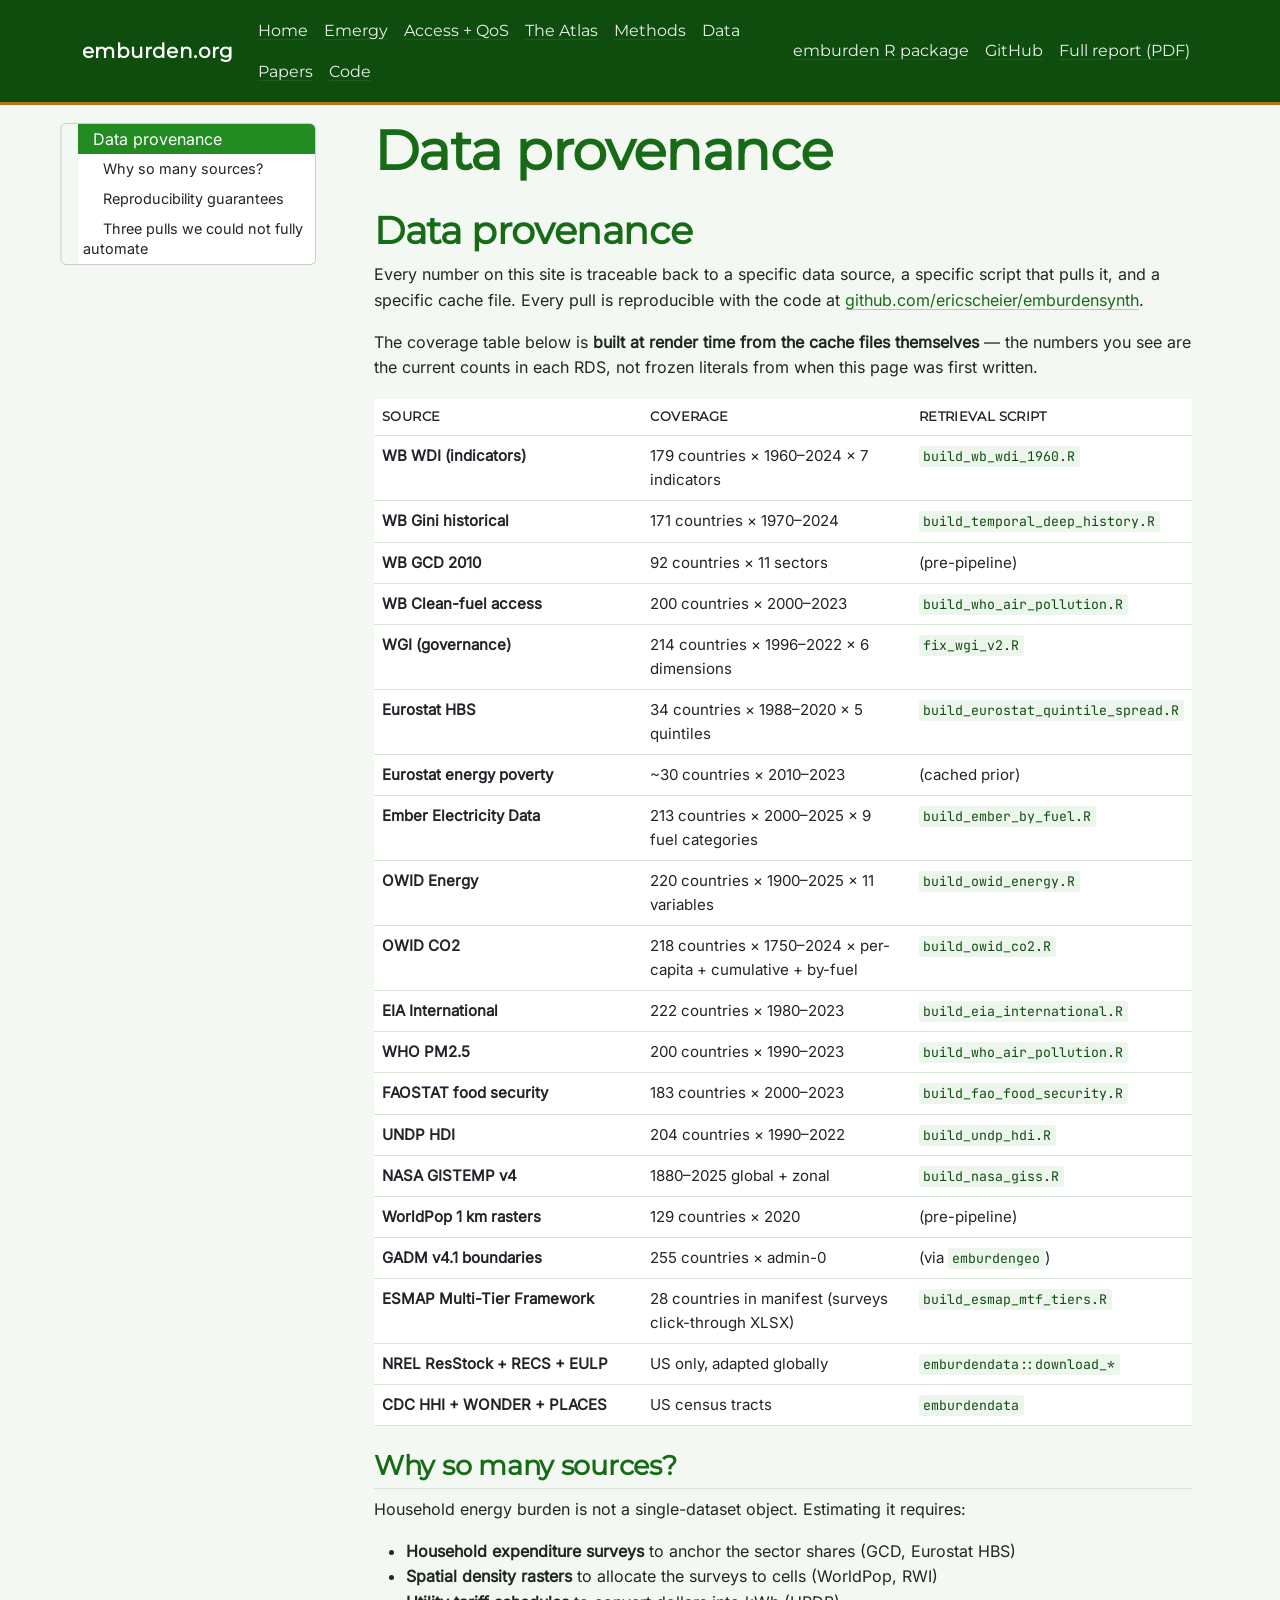
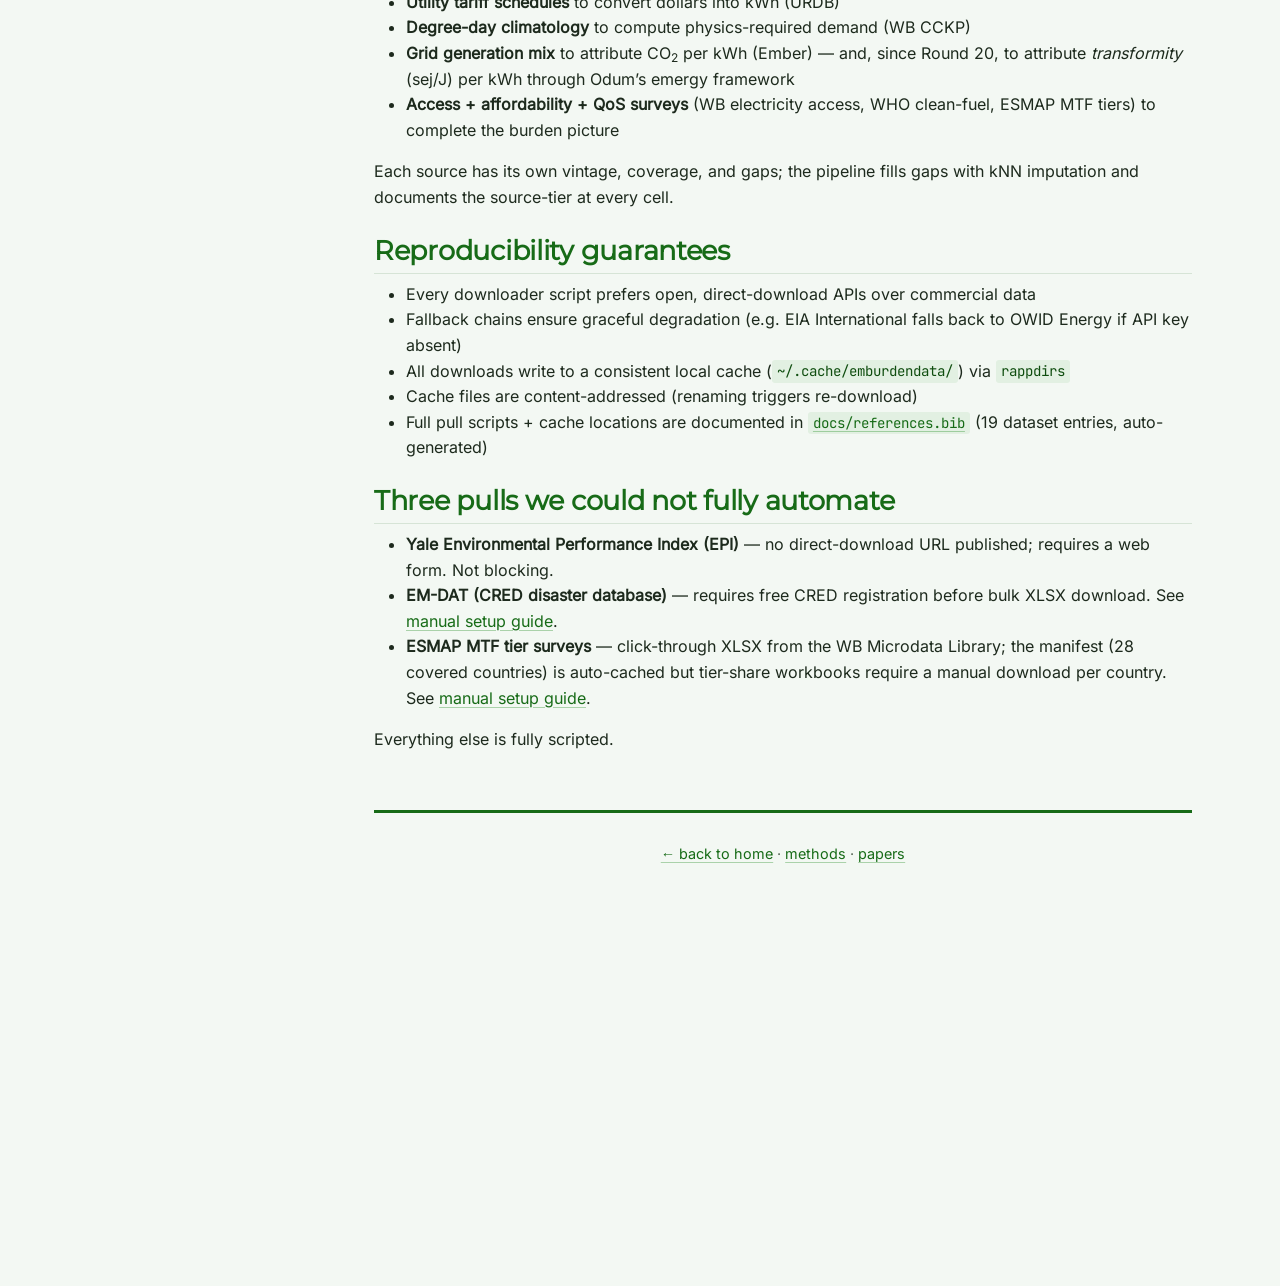
<file: _build/data.html>
<!DOCTYPE html>

<html>

<head>

<meta charset="utf-8" />
<meta name="generator" content="pandoc" />
<meta http-equiv="X-UA-Compatible" content="IE=EDGE" />




<title>emburden.org — Data</title>

<script src="site_libs/header-attrs-2.30/header-attrs.js"></script>
<script src="site_libs/jquery-3.6.0/jquery-3.6.0.min.js"></script>
<meta name="viewport" content="width=device-width, initial-scale=1, shrink-to-fit=no" />
<link href="site_libs/bootstrap-5.3.1/bootstrap.min.css" rel="stylesheet" />
<script src="site_libs/bootstrap-5.3.1/bootstrap.bundle.min.js"></script>
<link href="site_libs/Inter-0.4.10/font.css" rel="stylesheet" />
<link href="site_libs/JetBrains_Mono-0.4.10/font.css" rel="stylesheet" />
<link href="site_libs/Montserrat-0.4.10/font.css" rel="stylesheet" />
<script src="site_libs/bs3compat-0.9.0/transition.js"></script>
<script src="site_libs/bs3compat-0.9.0/tabs.js"></script>
<script src="site_libs/bs3compat-0.9.0/bs3compat.js"></script>
<script src="site_libs/jqueryui-1.13.2/jquery-ui.min.js"></script>
<link href="site_libs/tocify-1.9.1/jquery.tocify.css" rel="stylesheet" />
<script src="site_libs/tocify-1.9.1/jquery.tocify.js"></script>
<script src="site_libs/navigation-1.1/tabsets.js"></script>
<meta name="description" content="emburden.org — open-source household energy-burden analytics from raw data pulls to global synthesis. 129 countries, 17,000 cells, 8.2 billion people.">
<meta name="author" content="Emergi Foundation">
<meta property="og:title" content="emburden.org — global household energy burden">
<meta property="og:description" content="The 67-fold climate justice mismatch, quantified with open data + open code.">
<meta property="og:type" content="website">
<link rel="preconnect" href="https://fonts.googleapis.com">
<link rel="preconnect" href="https://fonts.gstatic.com" crossorigin>

<style type="text/css">
  code{white-space: pre-wrap;}
  span.smallcaps{font-variant: small-caps;}
  span.underline{text-decoration: underline;}
  div.column{display: inline-block; vertical-align: top; width: 50%;}
  div.hanging-indent{margin-left: 1.5em; text-indent: -1.5em;}
  ul.task-list{list-style: none;}
    </style>










<style type = "text/css">
.main-container {
  max-width: 940px;
  margin-left: auto;
  margin-right: auto;
}
img {
  max-width:100%;
}
.tabbed-pane {
  padding-top: 12px;
}
.html-widget {
  margin-bottom: 20px;
}
button.code-folding-btn:focus {
  outline: none;
}
summary {
  display: list-item;
}
details > summary > p:only-child {
  display: inline;
}
pre code {
  padding: 0;
}
</style>


<style type="text/css">
.dropdown-submenu {
  position: relative;
}
.dropdown-submenu>.dropdown-menu {
  top: 0;
  left: 100%;
  margin-top: -6px;
  margin-left: -1px;
  border-radius: 0 6px 6px 6px;
}
.dropdown-submenu:hover>.dropdown-menu {
  display: block;
}
.dropdown-submenu>a:after {
  display: block;
  content: " ";
  float: right;
  width: 0;
  height: 0;
  border-color: transparent;
  border-style: solid;
  border-width: 5px 0 5px 5px;
  border-left-color: #cccccc;
  margin-top: 5px;
  margin-right: -10px;
}
.dropdown-submenu:hover>a:after {
  border-left-color: #adb5bd;
}
.dropdown-submenu.pull-left {
  float: none;
}
.dropdown-submenu.pull-left>.dropdown-menu {
  left: -100%;
  margin-left: 10px;
  border-radius: 6px 0 6px 6px;
}
</style>

<script type="text/javascript">
// manage active state of menu based on current page
$(document).ready(function () {
  // active menu anchor
  href = window.location.pathname
  href = href.substr(href.lastIndexOf('/') + 1)
  if (href === "")
    href = "index.html";
  var menuAnchor = $('a[href="' + href + '"]');

  // mark the anchor link active (and if it's in a dropdown, also mark that active)
  var dropdown = menuAnchor.closest('li.dropdown');
  if (window.bootstrap) { // Bootstrap 4+
    menuAnchor.addClass('active');
    dropdown.find('> .dropdown-toggle').addClass('active');
  } else { // Bootstrap 3
    menuAnchor.parent().addClass('active');
    dropdown.addClass('active');
  }

  // Navbar adjustments
  var navHeight = $(".navbar").first().height() + 15;
  var style = document.createElement('style');
  var pt = "padding-top: " + navHeight + "px; ";
  var mt = "margin-top: -" + navHeight + "px; ";
  var css = "";
  // offset scroll position for anchor links (for fixed navbar)
  for (var i = 1; i <= 6; i++) {
    css += ".section h" + i + "{ " + pt + mt + "}\n";
  }
  style.innerHTML = "body {" + pt + "padding-bottom: 40px; }\n" + css;
  document.head.appendChild(style);
});
</script>

<!-- tabsets -->

<style type="text/css">
.tabset-dropdown > .nav-tabs {
  display: inline-table;
  max-height: 500px;
  min-height: 44px;
  overflow-y: auto;
  border: 1px solid #ddd;
  border-radius: 4px;
}

.tabset-dropdown > .nav-tabs > li.active:before, .tabset-dropdown > .nav-tabs.nav-tabs-open:before {
  content: "\e259";
  font-family: 'Glyphicons Halflings';
  display: inline-block;
  padding: 10px;
  border-right: 1px solid #ddd;
}

.tabset-dropdown > .nav-tabs.nav-tabs-open > li.active:before {
  content: "\e258";
  font-family: 'Glyphicons Halflings';
  border: none;
}

.tabset-dropdown > .nav-tabs > li.active {
  display: block;
}

.tabset-dropdown > .nav-tabs > li > a,
.tabset-dropdown > .nav-tabs > li > a:focus,
.tabset-dropdown > .nav-tabs > li > a:hover {
  border: none;
  display: inline-block;
  border-radius: 4px;
  background-color: transparent;
}

.tabset-dropdown > .nav-tabs.nav-tabs-open > li {
  display: block;
  float: none;
}

.tabset-dropdown > .nav-tabs > li {
  display: none;
}
</style>

<!-- code folding -->



<style type="text/css">

#TOC {
  margin: 25px 0px 20px 0px;
}
@media (max-width: 768px) {
#TOC {
  position: relative;
  width: 100%;
}
}

@media print {
.toc-content {
  /* see https://github.com/w3c/csswg-drafts/issues/4434 */
  float: right;
}
}

.toc-content {
  padding-left: 30px;
  padding-right: 40px;
}

div.main-container {
  max-width: 1200px;
}

div.tocify {
  width: 20%;
  max-width: 260px;
  max-height: 85%;
}

@media (min-width: 768px) and (max-width: 991px) {
  div.tocify {
    width: 25%;
  }
}

@media (max-width: 767px) {
  div.tocify {
    width: 100%;
    max-width: none;
  }
}

.tocify ul, .tocify li {
  line-height: 20px;
}

.tocify-subheader .tocify-item {
  font-size: 0.90em;
}

.tocify .list-group-item {
  border-radius: 0px;
}


</style>



</head>

<body>


<div class="container-fluid main-container">


<!-- setup 3col/9col grid for toc_float and main content  -->
<div class="row">
<div class="col-xs-12 col-sm-4 col-md-3">
<div id="TOC" class="tocify">
</div>
</div>

<div class="toc-content col-xs-12 col-sm-8 col-md-9">




<div class="navbar navbar-default  navbar-fixed-top" role="navigation">
  <div class="container">
    <div class="navbar-header">
      <button type="button" class="navbar-toggle collapsed" data-toggle="collapse" data-bs-toggle="collapse" data-target="#navbar" data-bs-target="#navbar">
        <span class="icon-bar"></span>
        <span class="icon-bar"></span>
        <span class="icon-bar"></span>
      </button>
      <a class="navbar-brand" href="index.html">emburden.org</a>
    </div>
    <div id="navbar" class="navbar-collapse collapse">
      <ul class="nav navbar-nav">
        <li>
  <a href="index.html">Home</a>
</li>
<li>
  <a href="emergy.html">Emergy</a>
</li>
<li>
  <a href="access.html">Access + QoS</a>
</li>
<li>
  <a href="atlas.html">The Atlas</a>
</li>
<li>
  <a href="methods.html">Methods</a>
</li>
<li>
  <a href="data.html">Data</a>
</li>
<li>
  <a href="papers.html">Papers</a>
</li>
<li>
  <a href="code.html">Code</a>
</li>
      </ul>
      <ul class="nav navbar-nav navbar-right">
        <li>
  <a href="https://pkg.emburden.org">emburden R package</a>
</li>
<li>
  <a href="https://github.com/ericscheier">GitHub</a>
</li>
<li>
  <a href="global_analysis.pdf">Full report (PDF)</a>
</li>
      </ul>
    </div><!--/.nav-collapse -->
  </div><!--/.container -->
</div><!--/.navbar -->

<div id="header">



<h1 class="title toc-ignore">Data provenance</h1>

</div>


<div id="data-provenance" class="section level1">
<h1>Data provenance</h1>
<p>Every number on this site is traceable back to a specific data
source, a specific script that pulls it, and a specific cache file.
Every pull is reproducible with the code at <a
href="https://github.com/ericscheier/emburdensynth">github.com/ericscheier/emburdensynth</a>.</p>
<p>The coverage table below is <strong>built at render time from the
cache files themselves</strong> — the numbers you see are the current
counts in each RDS, not frozen literals from when this page was first
written.</p>
<table>
<colgroup>
<col width="33%" />
<col width="33%" />
<col width="33%" />
</colgroup>
<thead>
<tr class="header">
<th>Source</th>
<th>Coverage</th>
<th>Retrieval script</th>
</tr>
</thead>
<tbody>
<tr class="odd">
<td><strong>WB WDI (indicators)</strong></td>
<td>179 countries × 1960–2024 × 7 indicators</td>
<td><code>build_wb_wdi_1960.R</code></td>
</tr>
<tr class="even">
<td><strong>WB Gini historical</strong></td>
<td>171 countries × 1970–2024</td>
<td><code>build_temporal_deep_history.R</code></td>
</tr>
<tr class="odd">
<td><strong>WB GCD 2010</strong></td>
<td>92 countries × 11 sectors</td>
<td>(pre-pipeline)</td>
</tr>
<tr class="even">
<td><strong>WB Clean-fuel access</strong></td>
<td>200 countries × 2000–2023</td>
<td><code>build_who_air_pollution.R</code></td>
</tr>
<tr class="odd">
<td><strong>WGI (governance)</strong></td>
<td>214 countries × 1996–2022 × 6 dimensions</td>
<td><code>fix_wgi_v2.R</code></td>
</tr>
<tr class="even">
<td><strong>Eurostat HBS</strong></td>
<td>34 countries × 1988–2020 × 5 quintiles</td>
<td><code>build_eurostat_quintile_spread.R</code></td>
</tr>
<tr class="odd">
<td><strong>Eurostat energy poverty</strong></td>
<td>~30 countries × 2010–2023</td>
<td>(cached prior)</td>
</tr>
<tr class="even">
<td><strong>Ember Electricity Data</strong></td>
<td>213 countries × 2000–2025 × 9 fuel categories</td>
<td><code>build_ember_by_fuel.R</code></td>
</tr>
<tr class="odd">
<td><strong>OWID Energy</strong></td>
<td>220 countries × 1900–2025 × 11 variables</td>
<td><code>build_owid_energy.R</code></td>
</tr>
<tr class="even">
<td><strong>OWID CO2</strong></td>
<td>218 countries × 1750–2024 × per-capita + cumulative + by-fuel</td>
<td><code>build_owid_co2.R</code></td>
</tr>
<tr class="odd">
<td><strong>EIA International</strong></td>
<td>222 countries × 1980–2023</td>
<td><code>build_eia_international.R</code></td>
</tr>
<tr class="even">
<td><strong>WHO PM2.5</strong></td>
<td>200 countries × 1990–2023</td>
<td><code>build_who_air_pollution.R</code></td>
</tr>
<tr class="odd">
<td><strong>FAOSTAT food security</strong></td>
<td>183 countries × 2000–2023</td>
<td><code>build_fao_food_security.R</code></td>
</tr>
<tr class="even">
<td><strong>UNDP HDI</strong></td>
<td>204 countries × 1990–2022</td>
<td><code>build_undp_hdi.R</code></td>
</tr>
<tr class="odd">
<td><strong>NASA GISTEMP v4</strong></td>
<td>1880–2025 global + zonal</td>
<td><code>build_nasa_giss.R</code></td>
</tr>
<tr class="even">
<td><strong>WorldPop 1 km rasters</strong></td>
<td>129 countries × 2020</td>
<td>(pre-pipeline)</td>
</tr>
<tr class="odd">
<td><strong>GADM v4.1 boundaries</strong></td>
<td>255 countries × admin-0</td>
<td>(via <code>emburdengeo</code>)</td>
</tr>
<tr class="even">
<td><strong>ESMAP Multi-Tier Framework</strong></td>
<td>28 countries in manifest (surveys click-through XLSX)</td>
<td><code>build_esmap_mtf_tiers.R</code></td>
</tr>
<tr class="odd">
<td><strong>NREL ResStock + RECS + EULP</strong></td>
<td>US only, adapted globally</td>
<td><code>emburdendata::download_*</code></td>
</tr>
<tr class="even">
<td><strong>CDC HHI + WONDER + PLACES</strong></td>
<td>US census tracts</td>
<td><code>emburdendata</code></td>
</tr>
</tbody>
</table>
<div id="why-so-many-sources" class="section level2">
<h2>Why so many sources?</h2>
<p>Household energy burden is not a single-dataset object. Estimating it
requires:</p>
<ul>
<li><strong>Household expenditure surveys</strong> to anchor the sector
shares (GCD, Eurostat HBS)</li>
<li><strong>Spatial density rasters</strong> to allocate the surveys to
cells (WorldPop, RWI)</li>
<li><strong>Utility tariff schedules</strong> to convert dollars into
kWh (URDB)</li>
<li><strong>Degree-day climatology</strong> to compute physics-required
demand (WB CCKP)</li>
<li><strong>Grid generation mix</strong> to attribute CO<sub>2</sub> per
kWh (Ember) — and, since Round 20, to attribute <em>transformity</em>
(sej/J) per kWh through Odum’s emergy framework</li>
<li><strong>Access + affordability + QoS surveys</strong> (WB
electricity access, WHO clean-fuel, ESMAP MTF tiers) to complete the
burden picture</li>
</ul>
<p>Each source has its own vintage, coverage, and gaps; the pipeline
fills gaps with kNN imputation and documents the source-tier at every
cell.</p>
</div>
<div id="reproducibility-guarantees" class="section level2">
<h2>Reproducibility guarantees</h2>
<ul>
<li>Every downloader script prefers open, direct-download APIs over
commercial data</li>
<li>Fallback chains ensure graceful degradation (e.g. EIA International
falls back to OWID Energy if API key absent)</li>
<li>All downloads write to a consistent local cache
(<code>~/.cache/emburdendata/</code>) via <code>rappdirs</code></li>
<li>Cache files are content-addressed (renaming triggers
re-download)</li>
<li>Full pull scripts + cache locations are documented in <a
href="https://github.com/ericscheier/emburdensynth/blob/global/docs/references.bib"><code>docs/references.bib</code></a>
(19 dataset entries, auto-generated)</li>
</ul>
</div>
<div id="three-pulls-we-could-not-fully-automate"
class="section level2">
<h2>Three pulls we could not fully automate</h2>
<ul>
<li><strong>Yale Environmental Performance Index (EPI)</strong> — no
direct-download URL published; requires a web form. Not blocking.</li>
<li><strong>EM-DAT (CRED disaster database)</strong> — requires free
CRED registration before bulk XLSX download. See <a
href="https://github.com/ericscheier/emburdensynth/blob/global/docs/emdat_manual_setup.md">manual
setup guide</a>.</li>
<li><strong>ESMAP MTF tier surveys</strong> — click-through XLSX from
the WB Microdata Library; the manifest (28 covered countries) is
auto-cached but tier-share workbooks require a manual download per
country. See <a
href="https://github.com/ericscheier/emburdensynth/blob/global/docs/esmap_mtf_manual_setup.md">manual
setup guide</a>.</li>
</ul>
<p>Everything else is fully scripted.</p>
<footer>
<p>
<a href="/">← back to home</a> · <a href="methods.html">methods</a> ·
<a href="papers.html">papers</a>
</p>
</footer>
</div>
</div>



</div>
</div>

</div>

<script>

// add bootstrap table styles to pandoc tables
function bootstrapStylePandocTables() {
  $('tr.odd').parent('tbody').parent('table').addClass('table table-condensed');
}
$(document).ready(function () {
  bootstrapStylePandocTables();
});


</script>

<!-- tabsets -->

<script>
$(document).ready(function () {
  window.buildTabsets("TOC");
});

$(document).ready(function () {
  $('.tabset-dropdown > .nav-tabs > li').click(function () {
    $(this).parent().toggleClass('nav-tabs-open');
  });
});
</script>

<!-- code folding -->

<script>
$(document).ready(function ()  {

    // temporarily add toc-ignore selector to headers for the consistency with Pandoc
    $('.unlisted.unnumbered').addClass('toc-ignore')

    // move toc-ignore selectors from section div to header
    $('div.section.toc-ignore')
        .removeClass('toc-ignore')
        .children('h1,h2,h3,h4,h5').addClass('toc-ignore');

    // establish options
    var options = {
      selectors: "h1,h2",
      theme: "bootstrap3",
      context: '.toc-content',
      hashGenerator: function (text) {
        return text.replace(/[.\\/?&!#<>]/g, '').replace(/\s/g, '_');
      },
      ignoreSelector: ".toc-ignore",
      scrollTo: 0
    };
    options.showAndHide = true;
    options.smoothScroll = true;

    // tocify
    var toc = $("#TOC").tocify(options).data("toc-tocify");
});
</script>

<!-- dynamically load mathjax for compatibility with self-contained -->
<script>
  (function () {
    var script = document.createElement("script");
    script.type = "text/javascript";
    script.src  = "https://mathjax.rstudio.com/latest/MathJax.js?config=TeX-AMS-MML_HTMLorMML";
    document.getElementsByTagName("head")[0].appendChild(script);
  })();
</script>

</body>
</html>
</file>
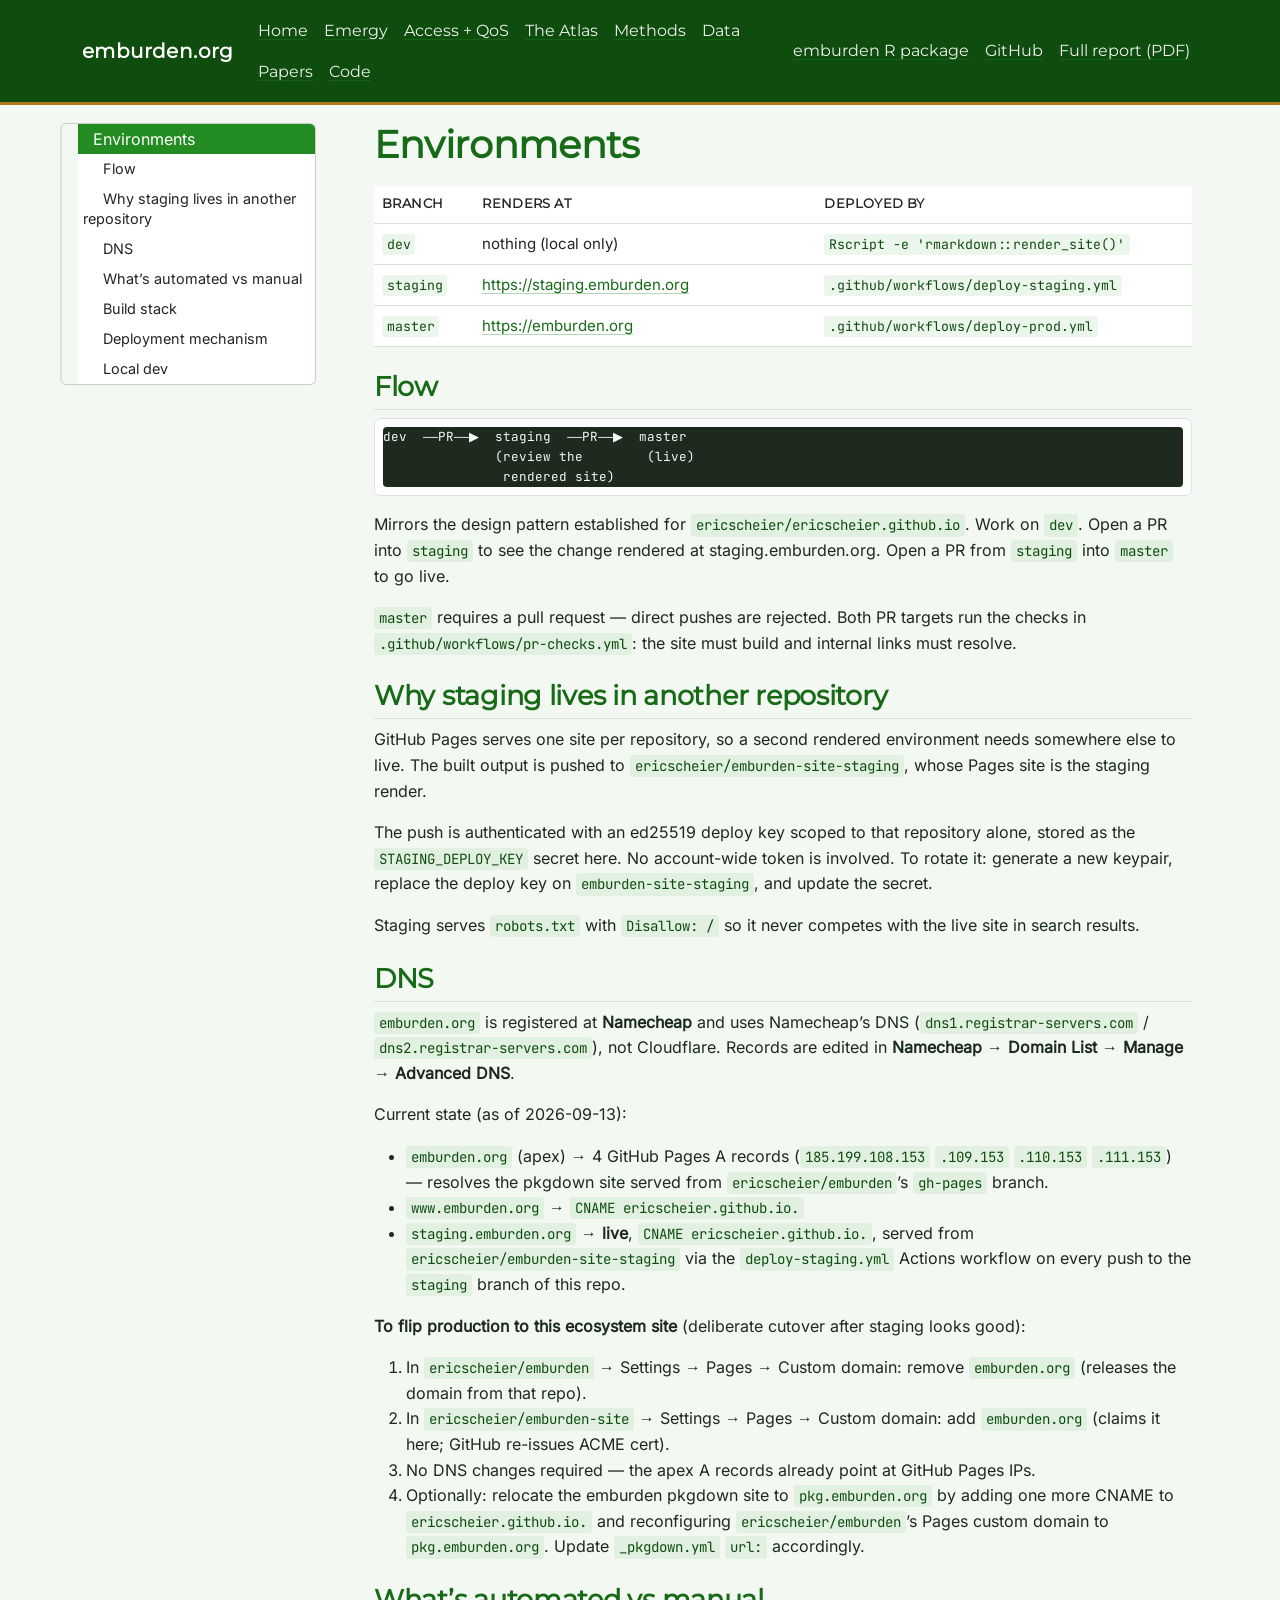
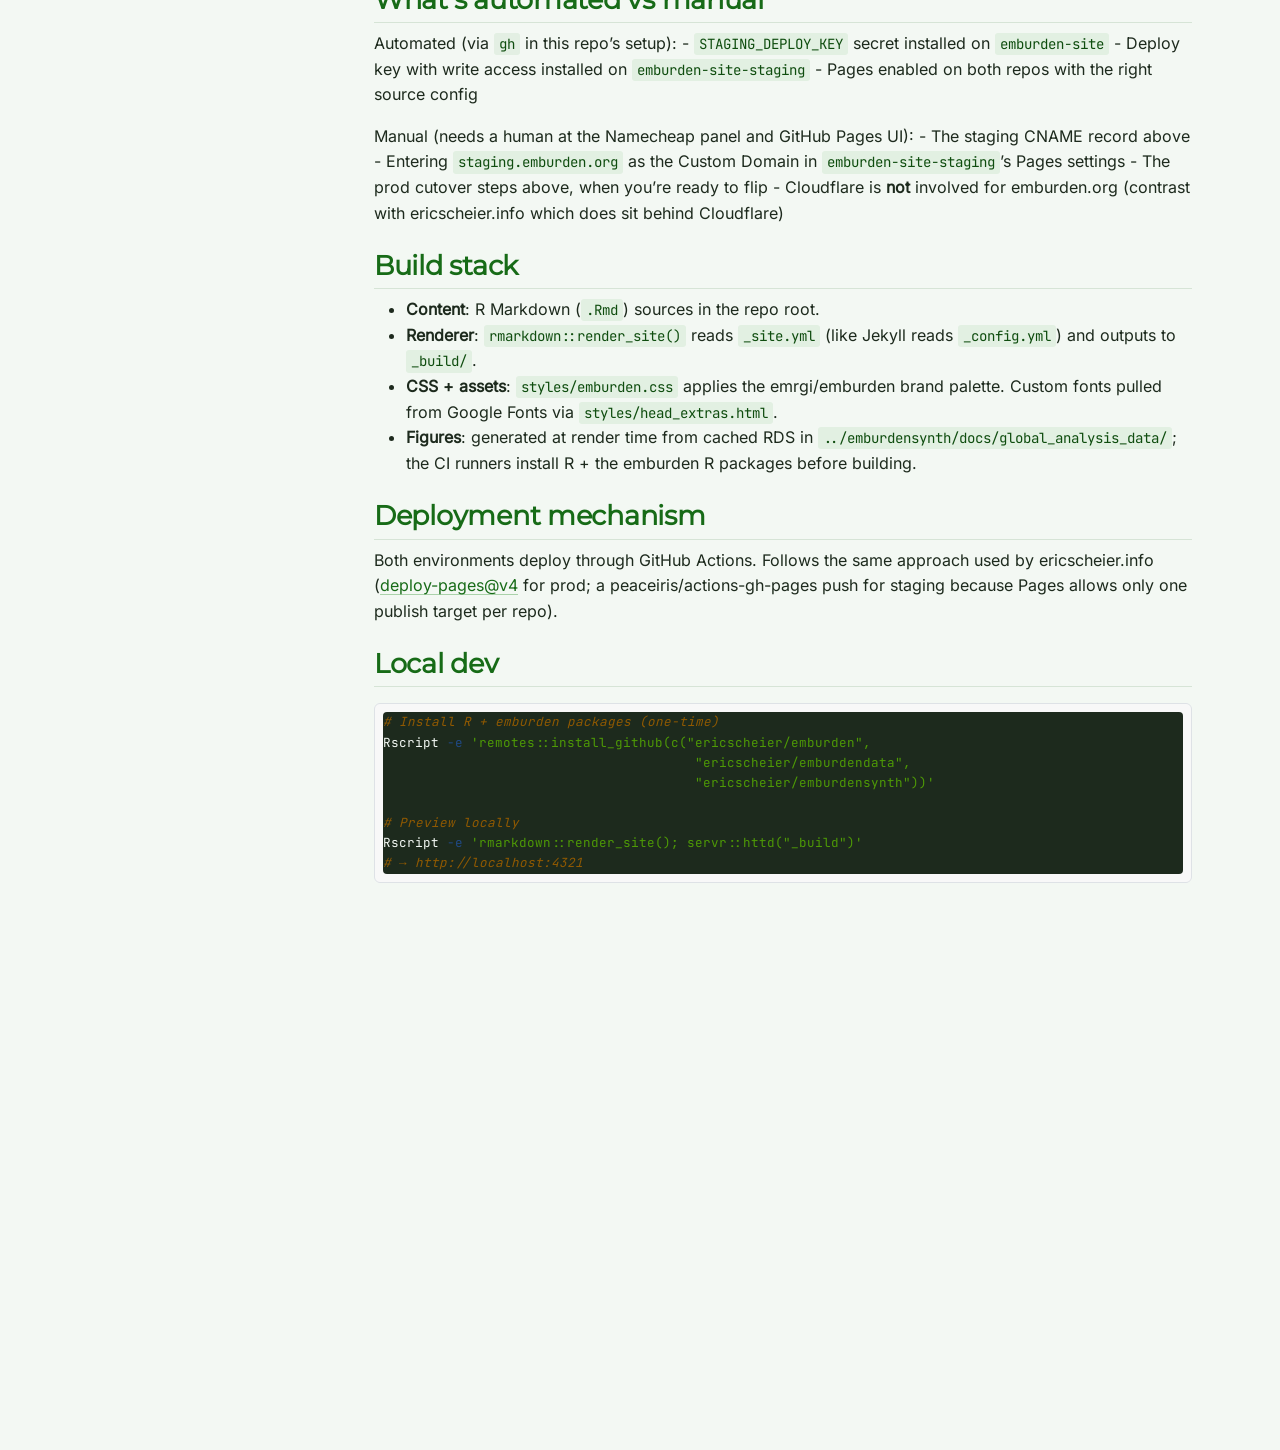
<file: _build/ENVIRONMENTS.html>
<!DOCTYPE html>

<html>

<head>

<meta charset="utf-8" />
<meta name="generator" content="pandoc" />
<meta http-equiv="X-UA-Compatible" content="IE=EDGE" />




<title>ENVIRONMENTS</title>

<script src="site_libs/header-attrs-2.30/header-attrs.js"></script>
<script src="site_libs/jquery-3.6.0/jquery-3.6.0.min.js"></script>
<meta name="viewport" content="width=device-width, initial-scale=1, shrink-to-fit=no" />
<link href="site_libs/bootstrap-5.3.1/bootstrap.min.css" rel="stylesheet" />
<script src="site_libs/bootstrap-5.3.1/bootstrap.bundle.min.js"></script>
<link href="site_libs/Inter-0.4.10/font.css" rel="stylesheet" />
<link href="site_libs/JetBrains_Mono-0.4.10/font.css" rel="stylesheet" />
<link href="site_libs/Montserrat-0.4.10/font.css" rel="stylesheet" />
<script src="site_libs/bs3compat-0.9.0/transition.js"></script>
<script src="site_libs/bs3compat-0.9.0/tabs.js"></script>
<script src="site_libs/bs3compat-0.9.0/bs3compat.js"></script>
<script src="site_libs/jqueryui-1.13.2/jquery-ui.min.js"></script>
<link href="site_libs/tocify-1.9.1/jquery.tocify.css" rel="stylesheet" />
<script src="site_libs/tocify-1.9.1/jquery.tocify.js"></script>
<script src="site_libs/navigation-1.1/tabsets.js"></script>
<meta name="description" content="emburden.org — open-source household energy-burden analytics from raw data pulls to global synthesis. 129 countries, 17,000 cells, 8.2 billion people.">
<meta name="author" content="Emergi Foundation">
<meta property="og:title" content="emburden.org — global household energy burden">
<meta property="og:description" content="The 67-fold climate justice mismatch, quantified with open data + open code.">
<meta property="og:type" content="website">
<link rel="preconnect" href="https://fonts.googleapis.com">
<link rel="preconnect" href="https://fonts.gstatic.com" crossorigin>

<style type="text/css">
  code{white-space: pre-wrap;}
  span.smallcaps{font-variant: small-caps;}
  span.underline{text-decoration: underline;}
  div.column{display: inline-block; vertical-align: top; width: 50%;}
  div.hanging-indent{margin-left: 1.5em; text-indent: -1.5em;}
  ul.task-list{list-style: none;}
    </style>



<style type="text/css">
  code {
    white-space: pre;
  }
  .sourceCode {
    overflow: visible;
  }
</style>
<style type="text/css" data-origin="pandoc">
pre > code.sourceCode { white-space: pre; position: relative; }
pre > code.sourceCode > span { line-height: 1.25; }
pre > code.sourceCode > span:empty { height: 1.2em; }
.sourceCode { overflow: visible; }
code.sourceCode > span { color: inherit; text-decoration: inherit; }
div.sourceCode { margin: 1em 0; }
pre.sourceCode { margin: 0; }
@media screen {
div.sourceCode { overflow: auto; }
}
@media print {
pre > code.sourceCode { white-space: pre-wrap; }
pre > code.sourceCode > span { text-indent: -5em; padding-left: 5em; }
}
pre.numberSource code
  { counter-reset: source-line 0; }
pre.numberSource code > span
  { position: relative; left: -4em; counter-increment: source-line; }
pre.numberSource code > span > a:first-child::before
  { content: counter(source-line);
    position: relative; left: -1em; text-align: right; vertical-align: baseline;
    border: none; display: inline-block;
    -webkit-touch-callout: none; -webkit-user-select: none;
    -khtml-user-select: none; -moz-user-select: none;
    -ms-user-select: none; user-select: none;
    padding: 0 4px; width: 4em;
    color: #aaaaaa;
  }
pre.numberSource { margin-left: 3em; border-left: 1px solid #aaaaaa;  padding-left: 4px; }
div.sourceCode
  {  background-color: #f8f8f8; }
@media screen {
pre > code.sourceCode > span > a:first-child::before { text-decoration: underline; }
}
code span.al { color: #ef2929; } /* Alert */
code span.an { color: #8f5902; font-weight: bold; font-style: italic; } /* Annotation */
code span.at { color: #204a87; } /* Attribute */
code span.bn { color: #0000cf; } /* BaseN */
code span.cf { color: #204a87; font-weight: bold; } /* ControlFlow */
code span.ch { color: #4e9a06; } /* Char */
code span.cn { color: #8f5902; } /* Constant */
code span.co { color: #8f5902; font-style: italic; } /* Comment */
code span.cv { color: #8f5902; font-weight: bold; font-style: italic; } /* CommentVar */
code span.do { color: #8f5902; font-weight: bold; font-style: italic; } /* Documentation */
code span.dt { color: #204a87; } /* DataType */
code span.dv { color: #0000cf; } /* DecVal */
code span.er { color: #a40000; font-weight: bold; } /* Error */
code span.ex { } /* Extension */
code span.fl { color: #0000cf; } /* Float */
code span.fu { color: #204a87; font-weight: bold; } /* Function */
code span.im { } /* Import */
code span.in { color: #8f5902; font-weight: bold; font-style: italic; } /* Information */
code span.kw { color: #204a87; font-weight: bold; } /* Keyword */
code span.op { color: #ce5c00; font-weight: bold; } /* Operator */
code span.ot { color: #8f5902; } /* Other */
code span.pp { color: #8f5902; font-style: italic; } /* Preprocessor */
code span.sc { color: #ce5c00; font-weight: bold; } /* SpecialChar */
code span.ss { color: #4e9a06; } /* SpecialString */
code span.st { color: #4e9a06; } /* String */
code span.va { color: #000000; } /* Variable */
code span.vs { color: #4e9a06; } /* VerbatimString */
code span.wa { color: #8f5902; font-weight: bold; font-style: italic; } /* Warning */

</style>
<script>
// apply pandoc div.sourceCode style to pre.sourceCode instead
(function() {
  var sheets = document.styleSheets;
  for (var i = 0; i < sheets.length; i++) {
    if (sheets[i].ownerNode.dataset["origin"] !== "pandoc") continue;
    try { var rules = sheets[i].cssRules; } catch (e) { continue; }
    var j = 0;
    while (j < rules.length) {
      var rule = rules[j];
      // check if there is a div.sourceCode rule
      if (rule.type !== rule.STYLE_RULE || rule.selectorText !== "div.sourceCode") {
        j++;
        continue;
      }
      var style = rule.style.cssText;
      // check if color or background-color is set
      if (rule.style.color === '' && rule.style.backgroundColor === '') {
        j++;
        continue;
      }
      // replace div.sourceCode by a pre.sourceCode rule
      sheets[i].deleteRule(j);
      sheets[i].insertRule('pre.sourceCode{' + style + '}', j);
    }
  }
})();
</script>







<style type = "text/css">
.main-container {
  max-width: 940px;
  margin-left: auto;
  margin-right: auto;
}
img {
  max-width:100%;
}
.tabbed-pane {
  padding-top: 12px;
}
.html-widget {
  margin-bottom: 20px;
}
button.code-folding-btn:focus {
  outline: none;
}
summary {
  display: list-item;
}
details > summary > p:only-child {
  display: inline;
}
pre code {
  padding: 0;
}
</style>


<style type="text/css">
.dropdown-submenu {
  position: relative;
}
.dropdown-submenu>.dropdown-menu {
  top: 0;
  left: 100%;
  margin-top: -6px;
  margin-left: -1px;
  border-radius: 0 6px 6px 6px;
}
.dropdown-submenu:hover>.dropdown-menu {
  display: block;
}
.dropdown-submenu>a:after {
  display: block;
  content: " ";
  float: right;
  width: 0;
  height: 0;
  border-color: transparent;
  border-style: solid;
  border-width: 5px 0 5px 5px;
  border-left-color: #cccccc;
  margin-top: 5px;
  margin-right: -10px;
}
.dropdown-submenu:hover>a:after {
  border-left-color: #adb5bd;
}
.dropdown-submenu.pull-left {
  float: none;
}
.dropdown-submenu.pull-left>.dropdown-menu {
  left: -100%;
  margin-left: 10px;
  border-radius: 6px 0 6px 6px;
}
</style>

<script type="text/javascript">
// manage active state of menu based on current page
$(document).ready(function () {
  // active menu anchor
  href = window.location.pathname
  href = href.substr(href.lastIndexOf('/') + 1)
  if (href === "")
    href = "index.html";
  var menuAnchor = $('a[href="' + href + '"]');

  // mark the anchor link active (and if it's in a dropdown, also mark that active)
  var dropdown = menuAnchor.closest('li.dropdown');
  if (window.bootstrap) { // Bootstrap 4+
    menuAnchor.addClass('active');
    dropdown.find('> .dropdown-toggle').addClass('active');
  } else { // Bootstrap 3
    menuAnchor.parent().addClass('active');
    dropdown.addClass('active');
  }

  // Navbar adjustments
  var navHeight = $(".navbar").first().height() + 15;
  var style = document.createElement('style');
  var pt = "padding-top: " + navHeight + "px; ";
  var mt = "margin-top: -" + navHeight + "px; ";
  var css = "";
  // offset scroll position for anchor links (for fixed navbar)
  for (var i = 1; i <= 6; i++) {
    css += ".section h" + i + "{ " + pt + mt + "}\n";
  }
  style.innerHTML = "body {" + pt + "padding-bottom: 40px; }\n" + css;
  document.head.appendChild(style);
});
</script>

<!-- tabsets -->

<style type="text/css">
.tabset-dropdown > .nav-tabs {
  display: inline-table;
  max-height: 500px;
  min-height: 44px;
  overflow-y: auto;
  border: 1px solid #ddd;
  border-radius: 4px;
}

.tabset-dropdown > .nav-tabs > li.active:before, .tabset-dropdown > .nav-tabs.nav-tabs-open:before {
  content: "\e259";
  font-family: 'Glyphicons Halflings';
  display: inline-block;
  padding: 10px;
  border-right: 1px solid #ddd;
}

.tabset-dropdown > .nav-tabs.nav-tabs-open > li.active:before {
  content: "\e258";
  font-family: 'Glyphicons Halflings';
  border: none;
}

.tabset-dropdown > .nav-tabs > li.active {
  display: block;
}

.tabset-dropdown > .nav-tabs > li > a,
.tabset-dropdown > .nav-tabs > li > a:focus,
.tabset-dropdown > .nav-tabs > li > a:hover {
  border: none;
  display: inline-block;
  border-radius: 4px;
  background-color: transparent;
}

.tabset-dropdown > .nav-tabs.nav-tabs-open > li {
  display: block;
  float: none;
}

.tabset-dropdown > .nav-tabs > li {
  display: none;
}
</style>

<!-- code folding -->



<style type="text/css">

#TOC {
  margin: 25px 0px 20px 0px;
}
@media (max-width: 768px) {
#TOC {
  position: relative;
  width: 100%;
}
}

@media print {
.toc-content {
  /* see https://github.com/w3c/csswg-drafts/issues/4434 */
  float: right;
}
}

.toc-content {
  padding-left: 30px;
  padding-right: 40px;
}

div.main-container {
  max-width: 1200px;
}

div.tocify {
  width: 20%;
  max-width: 260px;
  max-height: 85%;
}

@media (min-width: 768px) and (max-width: 991px) {
  div.tocify {
    width: 25%;
  }
}

@media (max-width: 767px) {
  div.tocify {
    width: 100%;
    max-width: none;
  }
}

.tocify ul, .tocify li {
  line-height: 20px;
}

.tocify-subheader .tocify-item {
  font-size: 0.90em;
}

.tocify .list-group-item {
  border-radius: 0px;
}


</style>



</head>

<body>


<div class="container-fluid main-container">


<!-- setup 3col/9col grid for toc_float and main content  -->
<div class="row">
<div class="col-xs-12 col-sm-4 col-md-3">
<div id="TOC" class="tocify">
</div>
</div>

<div class="toc-content col-xs-12 col-sm-8 col-md-9">




<div class="navbar navbar-default  navbar-fixed-top" role="navigation">
  <div class="container">
    <div class="navbar-header">
      <button type="button" class="navbar-toggle collapsed" data-toggle="collapse" data-bs-toggle="collapse" data-target="#navbar" data-bs-target="#navbar">
        <span class="icon-bar"></span>
        <span class="icon-bar"></span>
        <span class="icon-bar"></span>
      </button>
      <a class="navbar-brand" href="index.html">emburden.org</a>
    </div>
    <div id="navbar" class="navbar-collapse collapse">
      <ul class="nav navbar-nav">
        <li>
  <a href="index.html">Home</a>
</li>
<li>
  <a href="emergy.html">Emergy</a>
</li>
<li>
  <a href="access.html">Access + QoS</a>
</li>
<li>
  <a href="atlas.html">The Atlas</a>
</li>
<li>
  <a href="methods.html">Methods</a>
</li>
<li>
  <a href="data.html">Data</a>
</li>
<li>
  <a href="papers.html">Papers</a>
</li>
<li>
  <a href="code.html">Code</a>
</li>
      </ul>
      <ul class="nav navbar-nav navbar-right">
        <li>
  <a href="https://pkg.emburden.org">emburden R package</a>
</li>
<li>
  <a href="https://github.com/ericscheier">GitHub</a>
</li>
<li>
  <a href="global_analysis.pdf">Full report (PDF)</a>
</li>
      </ul>
    </div><!--/.nav-collapse -->
  </div><!--/.container -->
</div><!--/.navbar -->

<div id="header">




</div>


<div id="environments" class="section level1">
<h1>Environments</h1>
<table>
<colgroup>
<col width="12%" />
<col width="41%" />
<col width="45%" />
</colgroup>
<thead>
<tr class="header">
<th>Branch</th>
<th>Renders at</th>
<th>Deployed by</th>
</tr>
</thead>
<tbody>
<tr class="odd">
<td><code>dev</code></td>
<td>nothing (local only)</td>
<td><code>Rscript -e 'rmarkdown::render_site()'</code></td>
</tr>
<tr class="even">
<td><code>staging</code></td>
<td><a href="https://staging.emburden.org"
class="uri">https://staging.emburden.org</a></td>
<td><code>.github/workflows/deploy-staging.yml</code></td>
</tr>
<tr class="odd">
<td><code>master</code></td>
<td><a href="https://emburden.org"
class="uri">https://emburden.org</a></td>
<td><code>.github/workflows/deploy-prod.yml</code></td>
</tr>
</tbody>
</table>
<div id="flow" class="section level2">
<h2>Flow</h2>
<pre><code>dev  ──PR──▶  staging  ──PR──▶  master
              (review the        (live)
               rendered site)</code></pre>
<p>Mirrors the design pattern established for
<code>ericscheier/ericscheier.github.io</code>. Work on
<code>dev</code>. Open a PR into <code>staging</code> to see the change
rendered at staging.emburden.org. Open a PR from <code>staging</code>
into <code>master</code> to go live.</p>
<p><code>master</code> requires a pull request — direct pushes are
rejected. Both PR targets run the checks in
<code>.github/workflows/pr-checks.yml</code>: the site must build and
internal links must resolve.</p>
</div>
<div id="why-staging-lives-in-another-repository"
class="section level2">
<h2>Why staging lives in another repository</h2>
<p>GitHub Pages serves one site per repository, so a second rendered
environment needs somewhere else to live. The built output is pushed to
<code>ericscheier/emburden-site-staging</code>, whose Pages site is the
staging render.</p>
<p>The push is authenticated with an ed25519 deploy key scoped to that
repository alone, stored as the <code>STAGING_DEPLOY_KEY</code> secret
here. No account-wide token is involved. To rotate it: generate a new
keypair, replace the deploy key on <code>emburden-site-staging</code>,
and update the secret.</p>
<p>Staging serves <code>robots.txt</code> with <code>Disallow: /</code>
so it never competes with the live site in search results.</p>
</div>
<div id="dns" class="section level2">
<h2>DNS</h2>
<p><code>emburden.org</code> is registered at <strong>Namecheap</strong>
and uses Namecheap’s DNS (<code>dns1.registrar-servers.com</code> /
<code>dns2.registrar-servers.com</code>), not Cloudflare. Records are
edited in <strong>Namecheap → Domain List → Manage → Advanced
DNS</strong>.</p>
<p>Current state (as of 2026-09-13):</p>
<ul>
<li><code>emburden.org</code> (apex) → 4 GitHub Pages A records
(<code>185.199.108.153</code> <code>.109.153</code>
<code>.110.153</code> <code>.111.153</code>) — resolves the pkgdown site
served from <code>ericscheier/emburden</code>’s <code>gh-pages</code>
branch.</li>
<li><code>www.emburden.org</code> →
<code>CNAME ericscheier.github.io.</code></li>
<li><code>staging.emburden.org</code> → <strong>live</strong>,
<code>CNAME ericscheier.github.io.</code>, served from
<code>ericscheier/emburden-site-staging</code> via the
<code>deploy-staging.yml</code> Actions workflow on every push to the
<code>staging</code> branch of this repo.</li>
</ul>
<p><strong>To flip production to this ecosystem site</strong>
(deliberate cutover after staging looks good):</p>
<ol style="list-style-type: decimal">
<li>In <code>ericscheier/emburden</code> → Settings → Pages → Custom
domain: remove <code>emburden.org</code> (releases the domain from that
repo).</li>
<li>In <code>ericscheier/emburden-site</code> → Settings → Pages →
Custom domain: add <code>emburden.org</code> (claims it here; GitHub
re-issues ACME cert).</li>
<li>No DNS changes required — the apex A records already point at GitHub
Pages IPs.</li>
<li>Optionally: relocate the emburden pkgdown site to
<code>pkg.emburden.org</code> by adding one more CNAME to
<code>ericscheier.github.io.</code> and reconfiguring
<code>ericscheier/emburden</code>’s Pages custom domain to
<code>pkg.emburden.org</code>. Update <code>_pkgdown.yml</code>
<code>url:</code> accordingly.</li>
</ol>
</div>
<div id="whats-automated-vs-manual" class="section level2">
<h2>What’s automated vs manual</h2>
<p>Automated (via <code>gh</code> in this repo’s setup): -
<code>STAGING_DEPLOY_KEY</code> secret installed on
<code>emburden-site</code> - Deploy key with write access installed on
<code>emburden-site-staging</code> - Pages enabled on both repos with
the right source config</p>
<p>Manual (needs a human at the Namecheap panel and GitHub Pages UI): -
The staging CNAME record above - Entering
<code>staging.emburden.org</code> as the Custom Domain in
<code>emburden-site-staging</code>’s Pages settings - The prod cutover
steps above, when you’re ready to flip - Cloudflare is
<strong>not</strong> involved for emburden.org (contrast with
ericscheier.info which does sit behind Cloudflare)</p>
</div>
<div id="build-stack" class="section level2">
<h2>Build stack</h2>
<ul>
<li><strong>Content</strong>: R Markdown (<code>.Rmd</code>) sources in
the repo root.</li>
<li><strong>Renderer</strong>: <code>rmarkdown::render_site()</code>
reads <code>_site.yml</code> (like Jekyll reads
<code>_config.yml</code>) and outputs to <code>_build/</code>.</li>
<li><strong>CSS + assets</strong>: <code>styles/emburden.css</code>
applies the emrgi/emburden brand palette. Custom fonts pulled from
Google Fonts via <code>styles/head_extras.html</code>.</li>
<li><strong>Figures</strong>: generated at render time from cached RDS
in <code>../emburdensynth/docs/global_analysis_data/</code>; the CI
runners install R + the emburden R packages before building.</li>
</ul>
</div>
<div id="deployment-mechanism" class="section level2">
<h2>Deployment mechanism</h2>
<p>Both environments deploy through GitHub Actions. Follows the same
approach used by ericscheier.info (<a href="mailto:deploy-pages@v4"
class="email">deploy-pages@v4</a> for prod; a peaceiris/actions-gh-pages
push for staging because Pages allows only one publish target per
repo).</p>
</div>
<div id="local-dev" class="section level2">
<h2>Local dev</h2>
<div class="sourceCode" id="cb2"><pre
class="sourceCode bash"><code class="sourceCode bash"><span id="cb2-1"><a href="#cb2-1" tabindex="-1"></a><span class="co"># Install R + emburden packages (one-time)</span></span>
<span id="cb2-2"><a href="#cb2-2" tabindex="-1"></a><span class="ex">Rscript</span> <span class="at">-e</span> <span class="st">&#39;remotes::install_github(c(&quot;ericscheier/emburden&quot;,</span></span>
<span id="cb2-3"><a href="#cb2-3" tabindex="-1"></a><span class="st">                                       &quot;ericscheier/emburdendata&quot;,</span></span>
<span id="cb2-4"><a href="#cb2-4" tabindex="-1"></a><span class="st">                                       &quot;ericscheier/emburdensynth&quot;))&#39;</span></span>
<span id="cb2-5"><a href="#cb2-5" tabindex="-1"></a></span>
<span id="cb2-6"><a href="#cb2-6" tabindex="-1"></a><span class="co"># Preview locally</span></span>
<span id="cb2-7"><a href="#cb2-7" tabindex="-1"></a><span class="ex">Rscript</span> <span class="at">-e</span> <span class="st">&#39;rmarkdown::render_site(); servr::httd(&quot;_build&quot;)&#39;</span></span>
<span id="cb2-8"><a href="#cb2-8" tabindex="-1"></a><span class="co"># → http://localhost:4321</span></span></code></pre></div>
</div>
</div>



</div>
</div>

</div>

<script>

// add bootstrap table styles to pandoc tables
function bootstrapStylePandocTables() {
  $('tr.odd').parent('tbody').parent('table').addClass('table table-condensed');
}
$(document).ready(function () {
  bootstrapStylePandocTables();
});


</script>

<!-- tabsets -->

<script>
$(document).ready(function () {
  window.buildTabsets("TOC");
});

$(document).ready(function () {
  $('.tabset-dropdown > .nav-tabs > li').click(function () {
    $(this).parent().toggleClass('nav-tabs-open');
  });
});
</script>

<!-- code folding -->

<script>
$(document).ready(function ()  {

    // temporarily add toc-ignore selector to headers for the consistency with Pandoc
    $('.unlisted.unnumbered').addClass('toc-ignore')

    // move toc-ignore selectors from section div to header
    $('div.section.toc-ignore')
        .removeClass('toc-ignore')
        .children('h1,h2,h3,h4,h5').addClass('toc-ignore');

    // establish options
    var options = {
      selectors: "h1,h2",
      theme: "bootstrap3",
      context: '.toc-content',
      hashGenerator: function (text) {
        return text.replace(/[.\\/?&!#<>]/g, '').replace(/\s/g, '_');
      },
      ignoreSelector: ".toc-ignore",
      scrollTo: 0
    };
    options.showAndHide = true;
    options.smoothScroll = true;

    // tocify
    var toc = $("#TOC").tocify(options).data("toc-tocify");
});
</script>

<!-- dynamically load mathjax for compatibility with self-contained -->
<script>
  (function () {
    var script = document.createElement("script");
    script.type = "text/javascript";
    script.src  = "https://mathjax.rstudio.com/latest/MathJax.js?config=TeX-AMS-MML_HTMLorMML";
    document.getElementsByTagName("head")[0].appendChild(script);
  })();
</script>

</body>
</html>
</file>
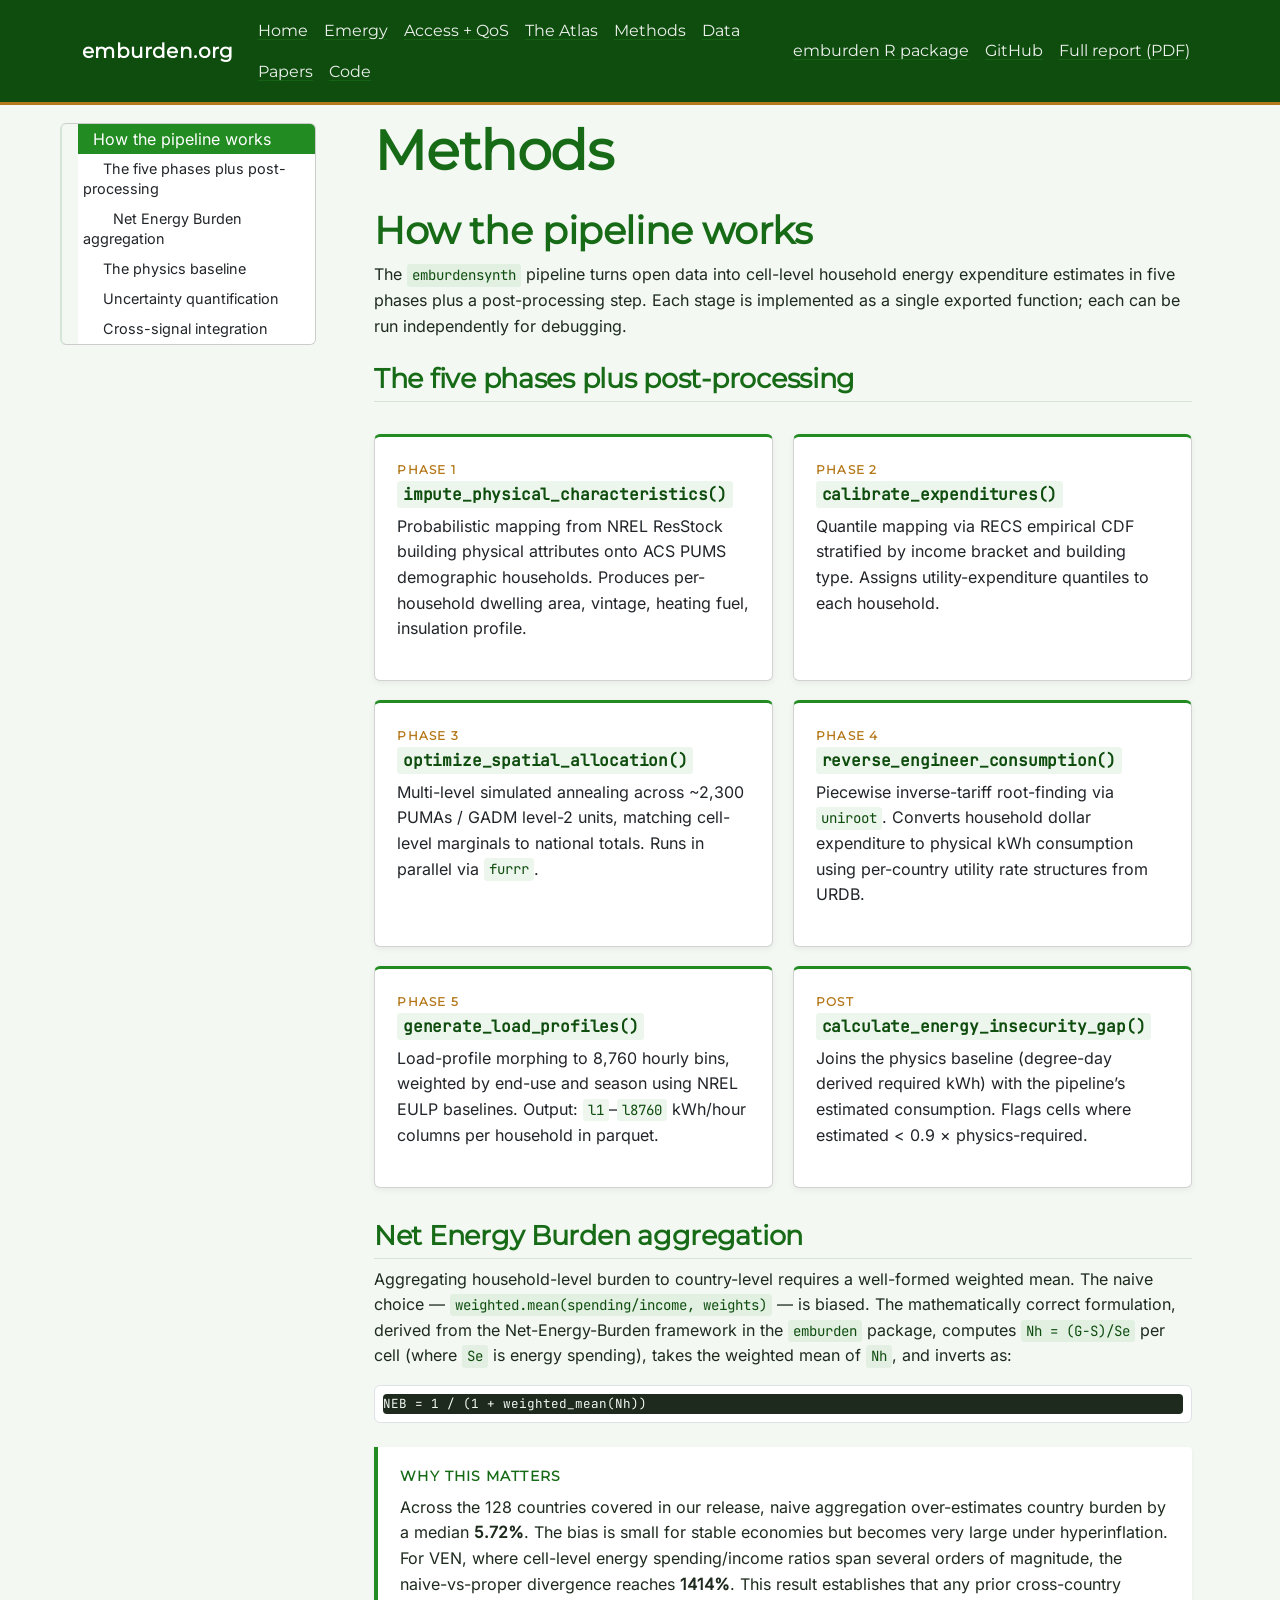
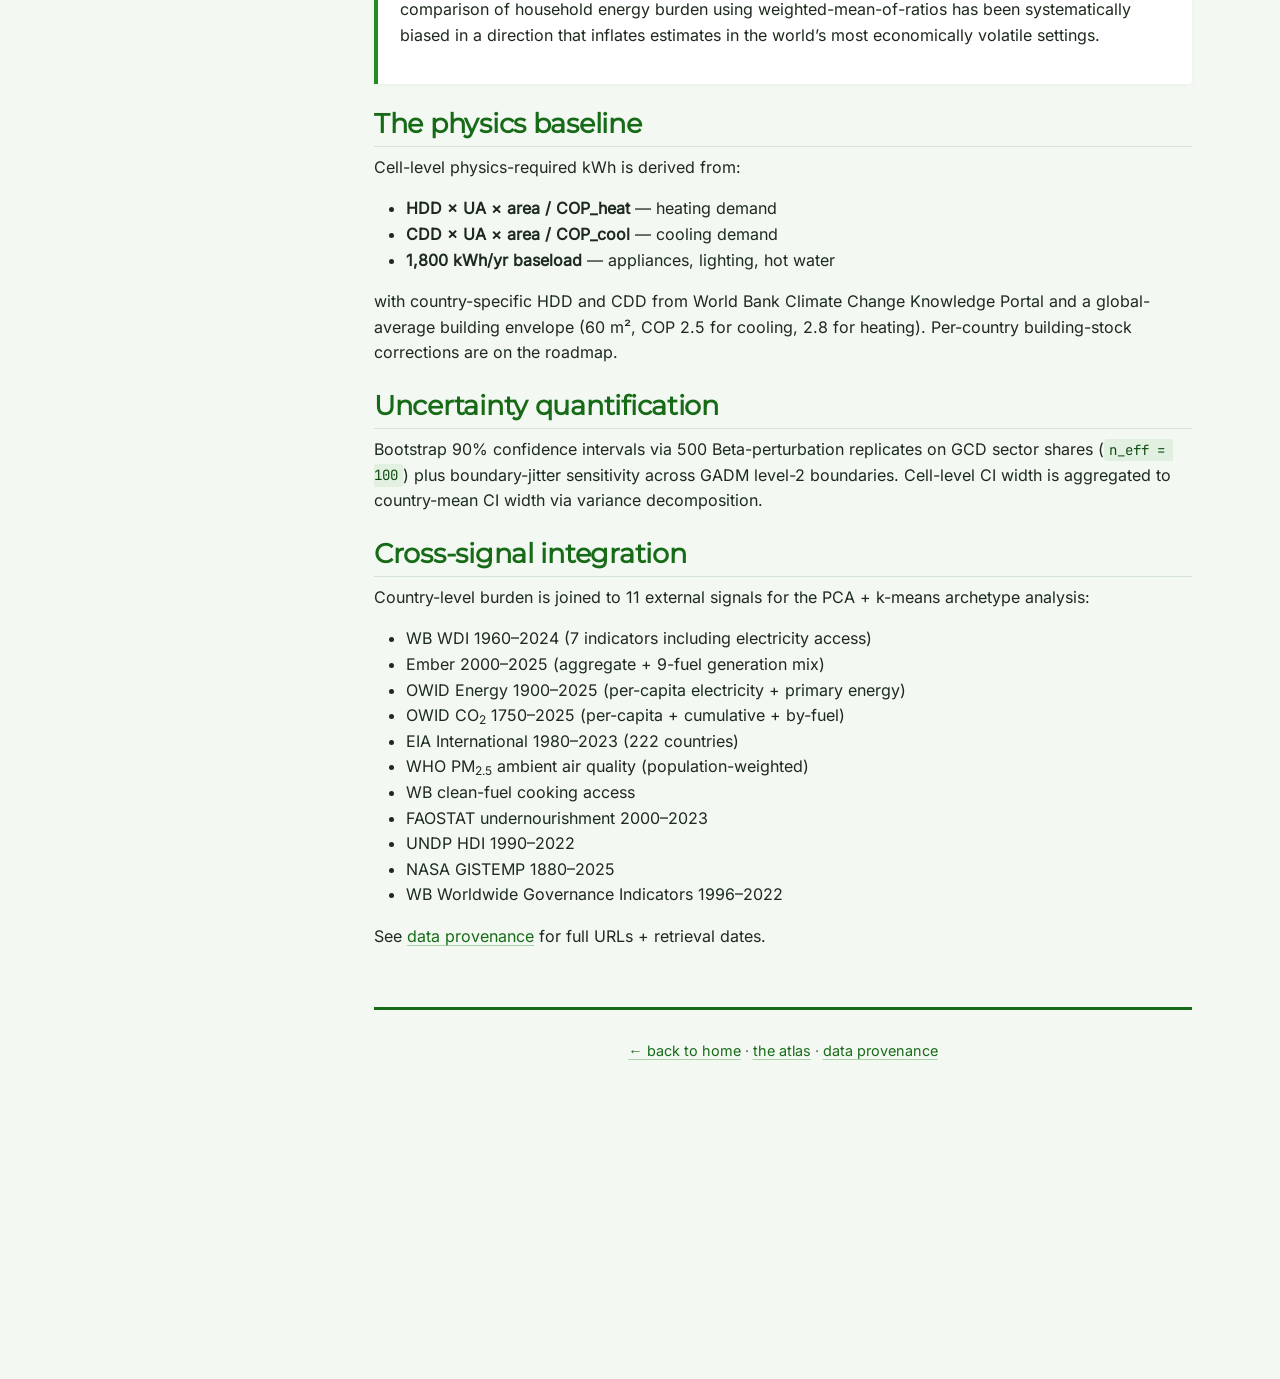
<file: _build/methods.html>
<!DOCTYPE html>

<html>

<head>

<meta charset="utf-8" />
<meta name="generator" content="pandoc" />
<meta http-equiv="X-UA-Compatible" content="IE=EDGE" />




<title>emburden.org — Methods</title>

<script src="site_libs/header-attrs-2.30/header-attrs.js"></script>
<script src="site_libs/jquery-3.6.0/jquery-3.6.0.min.js"></script>
<meta name="viewport" content="width=device-width, initial-scale=1, shrink-to-fit=no" />
<link href="site_libs/bootstrap-5.3.1/bootstrap.min.css" rel="stylesheet" />
<script src="site_libs/bootstrap-5.3.1/bootstrap.bundle.min.js"></script>
<link href="site_libs/Inter-0.4.10/font.css" rel="stylesheet" />
<link href="site_libs/JetBrains_Mono-0.4.10/font.css" rel="stylesheet" />
<link href="site_libs/Montserrat-0.4.10/font.css" rel="stylesheet" />
<script src="site_libs/bs3compat-0.9.0/transition.js"></script>
<script src="site_libs/bs3compat-0.9.0/tabs.js"></script>
<script src="site_libs/bs3compat-0.9.0/bs3compat.js"></script>
<script src="site_libs/jqueryui-1.13.2/jquery-ui.min.js"></script>
<link href="site_libs/tocify-1.9.1/jquery.tocify.css" rel="stylesheet" />
<script src="site_libs/tocify-1.9.1/jquery.tocify.js"></script>
<script src="site_libs/navigation-1.1/tabsets.js"></script>
<meta name="description" content="emburden.org — open-source household energy-burden analytics from raw data pulls to global synthesis. 129 countries, 17,000 cells, 8.2 billion people.">
<meta name="author" content="Emergi Foundation">
<meta property="og:title" content="emburden.org — global household energy burden">
<meta property="og:description" content="The 67-fold climate justice mismatch, quantified with open data + open code.">
<meta property="og:type" content="website">
<link rel="preconnect" href="https://fonts.googleapis.com">
<link rel="preconnect" href="https://fonts.gstatic.com" crossorigin>

<style type="text/css">
  code{white-space: pre-wrap;}
  span.smallcaps{font-variant: small-caps;}
  span.underline{text-decoration: underline;}
  div.column{display: inline-block; vertical-align: top; width: 50%;}
  div.hanging-indent{margin-left: 1.5em; text-indent: -1.5em;}
  ul.task-list{list-style: none;}
    </style>










<style type = "text/css">
.main-container {
  max-width: 940px;
  margin-left: auto;
  margin-right: auto;
}
img {
  max-width:100%;
}
.tabbed-pane {
  padding-top: 12px;
}
.html-widget {
  margin-bottom: 20px;
}
button.code-folding-btn:focus {
  outline: none;
}
summary {
  display: list-item;
}
details > summary > p:only-child {
  display: inline;
}
pre code {
  padding: 0;
}
</style>


<style type="text/css">
.dropdown-submenu {
  position: relative;
}
.dropdown-submenu>.dropdown-menu {
  top: 0;
  left: 100%;
  margin-top: -6px;
  margin-left: -1px;
  border-radius: 0 6px 6px 6px;
}
.dropdown-submenu:hover>.dropdown-menu {
  display: block;
}
.dropdown-submenu>a:after {
  display: block;
  content: " ";
  float: right;
  width: 0;
  height: 0;
  border-color: transparent;
  border-style: solid;
  border-width: 5px 0 5px 5px;
  border-left-color: #cccccc;
  margin-top: 5px;
  margin-right: -10px;
}
.dropdown-submenu:hover>a:after {
  border-left-color: #adb5bd;
}
.dropdown-submenu.pull-left {
  float: none;
}
.dropdown-submenu.pull-left>.dropdown-menu {
  left: -100%;
  margin-left: 10px;
  border-radius: 6px 0 6px 6px;
}
</style>

<script type="text/javascript">
// manage active state of menu based on current page
$(document).ready(function () {
  // active menu anchor
  href = window.location.pathname
  href = href.substr(href.lastIndexOf('/') + 1)
  if (href === "")
    href = "index.html";
  var menuAnchor = $('a[href="' + href + '"]');

  // mark the anchor link active (and if it's in a dropdown, also mark that active)
  var dropdown = menuAnchor.closest('li.dropdown');
  if (window.bootstrap) { // Bootstrap 4+
    menuAnchor.addClass('active');
    dropdown.find('> .dropdown-toggle').addClass('active');
  } else { // Bootstrap 3
    menuAnchor.parent().addClass('active');
    dropdown.addClass('active');
  }

  // Navbar adjustments
  var navHeight = $(".navbar").first().height() + 15;
  var style = document.createElement('style');
  var pt = "padding-top: " + navHeight + "px; ";
  var mt = "margin-top: -" + navHeight + "px; ";
  var css = "";
  // offset scroll position for anchor links (for fixed navbar)
  for (var i = 1; i <= 6; i++) {
    css += ".section h" + i + "{ " + pt + mt + "}\n";
  }
  style.innerHTML = "body {" + pt + "padding-bottom: 40px; }\n" + css;
  document.head.appendChild(style);
});
</script>

<!-- tabsets -->

<style type="text/css">
.tabset-dropdown > .nav-tabs {
  display: inline-table;
  max-height: 500px;
  min-height: 44px;
  overflow-y: auto;
  border: 1px solid #ddd;
  border-radius: 4px;
}

.tabset-dropdown > .nav-tabs > li.active:before, .tabset-dropdown > .nav-tabs.nav-tabs-open:before {
  content: "\e259";
  font-family: 'Glyphicons Halflings';
  display: inline-block;
  padding: 10px;
  border-right: 1px solid #ddd;
}

.tabset-dropdown > .nav-tabs.nav-tabs-open > li.active:before {
  content: "\e258";
  font-family: 'Glyphicons Halflings';
  border: none;
}

.tabset-dropdown > .nav-tabs > li.active {
  display: block;
}

.tabset-dropdown > .nav-tabs > li > a,
.tabset-dropdown > .nav-tabs > li > a:focus,
.tabset-dropdown > .nav-tabs > li > a:hover {
  border: none;
  display: inline-block;
  border-radius: 4px;
  background-color: transparent;
}

.tabset-dropdown > .nav-tabs.nav-tabs-open > li {
  display: block;
  float: none;
}

.tabset-dropdown > .nav-tabs > li {
  display: none;
}
</style>

<!-- code folding -->



<style type="text/css">

#TOC {
  margin: 25px 0px 20px 0px;
}
@media (max-width: 768px) {
#TOC {
  position: relative;
  width: 100%;
}
}

@media print {
.toc-content {
  /* see https://github.com/w3c/csswg-drafts/issues/4434 */
  float: right;
}
}

.toc-content {
  padding-left: 30px;
  padding-right: 40px;
}

div.main-container {
  max-width: 1200px;
}

div.tocify {
  width: 20%;
  max-width: 260px;
  max-height: 85%;
}

@media (min-width: 768px) and (max-width: 991px) {
  div.tocify {
    width: 25%;
  }
}

@media (max-width: 767px) {
  div.tocify {
    width: 100%;
    max-width: none;
  }
}

.tocify ul, .tocify li {
  line-height: 20px;
}

.tocify-subheader .tocify-item {
  font-size: 0.90em;
}

.tocify .list-group-item {
  border-radius: 0px;
}


</style>



</head>

<body>


<div class="container-fluid main-container">


<!-- setup 3col/9col grid for toc_float and main content  -->
<div class="row">
<div class="col-xs-12 col-sm-4 col-md-3">
<div id="TOC" class="tocify">
</div>
</div>

<div class="toc-content col-xs-12 col-sm-8 col-md-9">




<div class="navbar navbar-default  navbar-fixed-top" role="navigation">
  <div class="container">
    <div class="navbar-header">
      <button type="button" class="navbar-toggle collapsed" data-toggle="collapse" data-bs-toggle="collapse" data-target="#navbar" data-bs-target="#navbar">
        <span class="icon-bar"></span>
        <span class="icon-bar"></span>
        <span class="icon-bar"></span>
      </button>
      <a class="navbar-brand" href="index.html">emburden.org</a>
    </div>
    <div id="navbar" class="navbar-collapse collapse">
      <ul class="nav navbar-nav">
        <li>
  <a href="index.html">Home</a>
</li>
<li>
  <a href="emergy.html">Emergy</a>
</li>
<li>
  <a href="access.html">Access + QoS</a>
</li>
<li>
  <a href="atlas.html">The Atlas</a>
</li>
<li>
  <a href="methods.html">Methods</a>
</li>
<li>
  <a href="data.html">Data</a>
</li>
<li>
  <a href="papers.html">Papers</a>
</li>
<li>
  <a href="code.html">Code</a>
</li>
      </ul>
      <ul class="nav navbar-nav navbar-right">
        <li>
  <a href="https://pkg.emburden.org">emburden R package</a>
</li>
<li>
  <a href="https://github.com/ericscheier">GitHub</a>
</li>
<li>
  <a href="global_analysis.pdf">Full report (PDF)</a>
</li>
      </ul>
    </div><!--/.nav-collapse -->
  </div><!--/.container -->
</div><!--/.navbar -->

<div id="header">



<h1 class="title toc-ignore">Methods</h1>

</div>


<div id="how-the-pipeline-works" class="section level1">
<h1>How the pipeline works</h1>
<p>The <code>emburdensynth</code> pipeline turns open data into
cell-level household energy expenditure estimates in five phases plus a
post-processing step. Each stage is implemented as a single exported
function; each can be run independently for debugging.</p>
<div id="the-five-phases-plus-post-processing" class="section level2">
<h2>The five phases plus post-processing</h2>
<div class="card-grid">
<div class="card">
<div class="kicker">
Phase 1
</div>
<h3>
<code>impute_physical_characteristics()</code>
</h3>
<p>
Probabilistic mapping from NREL ResStock building physical attributes
onto ACS PUMS demographic households. Produces per-household dwelling
area, vintage, heating fuel, insulation profile.
</p>
</div>
<div class="card">
<div class="kicker">
Phase 2
</div>
<h3>
<code>calibrate_expenditures()</code>
</h3>
<p>
Quantile mapping via RECS empirical CDF stratified by income bracket and
building type. Assigns utility-expenditure quantiles to each household.
</p>
</div>
<div class="card">
<div class="kicker">
Phase 3
</div>
<h3>
<code>optimize_spatial_allocation()</code>
</h3>
<p>
Multi-level simulated annealing across ~2,300 PUMAs / GADM level-2
units, matching cell-level marginals to national totals. Runs in
parallel via <code>furrr</code>.
</p>
</div>
<div class="card">
<div class="kicker">
Phase 4
</div>
<h3>
<code>reverse_engineer_consumption()</code>
</h3>
<p>
Piecewise inverse-tariff root-finding via <code>uniroot</code>. Converts
household dollar expenditure to physical kWh consumption using
per-country utility rate structures from URDB.
</p>
</div>
<div class="card">
<div class="kicker">
Phase 5
</div>
<h3>
<code>generate_load_profiles()</code>
</h3>
<p>
Load-profile morphing to 8,760 hourly bins, weighted by end-use and
season using NREL EULP baselines. Output:
<code>l1</code>–<code>l8760</code> kWh/hour columns per household in
parquet.
</p>
</div>
<div class="card">
<div class="kicker">
Post
</div>
<h3>
<code>calculate_energy_insecurity_gap()</code>
</h3>
<p>
Joins the physics baseline (degree-day derived required kWh) with the
pipeline’s estimated consumption. Flags cells where estimated &lt; 0.9 ×
physics-required.
</p>
</div>
</div>
</div>
<div id="net-energy-burden-aggregation" class="section level2">
<h2><a name="aggregation"></a>Net Energy Burden aggregation</h2>
<p>Aggregating household-level burden to country-level requires a
well-formed weighted mean. The naive choice —
<code>weighted.mean(spending/income, weights)</code> — is biased. The
mathematically correct formulation, derived from the Net-Energy-Burden
framework in the <code>emburden</code> package, computes
<code>Nh = (G-S)/Se</code> per cell (where <code>Se</code> is energy
spending), takes the weighted mean of <code>Nh</code>, and inverts
as:</p>
<pre><code>NEB = 1 / (1 + weighted_mean(Nh))</code></pre>
<div class="callout">
<div class="callout-title">
Why this matters
</div>
<p>
Across the 128 countries covered in our release, naive aggregation
over-estimates country burden by a median <b>5.72%</b>. The bias is
small for stable economies but becomes very large under hyperinflation.
For VEN, where cell-level energy spending/income ratios span several
orders of magnitude, the naive-vs-proper divergence reaches
<b>1414%</b>. This result establishes that any prior cross-country
comparison of household energy burden using weighted-mean-of-ratios has
been systematically biased in a direction that inflates estimates in the
world’s most economically volatile settings.
</p>
</div>
</div>
<div id="the-physics-baseline" class="section level2">
<h2>The physics baseline</h2>
<p>Cell-level physics-required kWh is derived from:</p>
<ul>
<li><strong>HDD × UA × area / COP_heat</strong> — heating demand</li>
<li><strong>CDD × UA × area / COP_cool</strong> — cooling demand</li>
<li><strong>1,800 kWh/yr baseload</strong> — appliances, lighting, hot
water</li>
</ul>
<p>with country-specific HDD and CDD from World Bank Climate Change
Knowledge Portal and a global-average building envelope (60 m², COP 2.5
for cooling, 2.8 for heating). Per-country building-stock corrections
are on the roadmap.</p>
</div>
<div id="uncertainty-quantification" class="section level2">
<h2>Uncertainty quantification</h2>
<p>Bootstrap 90% confidence intervals via 500 Beta-perturbation
replicates on GCD sector shares (<code>n_eff = 100</code>) plus
boundary-jitter sensitivity across GADM level-2 boundaries. Cell-level
CI width is aggregated to country-mean CI width via variance
decomposition.</p>
</div>
<div id="cross-signal-integration" class="section level2">
<h2>Cross-signal integration</h2>
<p>Country-level burden is joined to 11 external signals for the PCA +
k-means archetype analysis:</p>
<ul>
<li>WB WDI 1960–2024 (7 indicators including electricity access)</li>
<li>Ember 2000–2025 (aggregate + 9-fuel generation mix)</li>
<li>OWID Energy 1900–2025 (per-capita electricity + primary energy)</li>
<li>OWID CO<sub>2</sub> 1750–2025 (per-capita + cumulative +
by-fuel)</li>
<li>EIA International 1980–2023 (222 countries)</li>
<li>WHO PM<sub>2.5</sub> ambient air quality (population-weighted)</li>
<li>WB clean-fuel cooking access</li>
<li>FAOSTAT undernourishment 2000–2023</li>
<li>UNDP HDI 1990–2022</li>
<li>NASA GISTEMP 1880–2025</li>
<li>WB Worldwide Governance Indicators 1996–2022</li>
</ul>
<p>See <a href="data.html">data provenance</a> for full URLs + retrieval
dates.</p>
<footer>
<p>
<a href="/">← back to home</a> · <a href="atlas.html">the atlas</a> ·
<a href="data.html">data provenance</a>
</p>
</footer>
</div>
</div>



</div>
</div>

</div>

<script>

// add bootstrap table styles to pandoc tables
function bootstrapStylePandocTables() {
  $('tr.odd').parent('tbody').parent('table').addClass('table table-condensed');
}
$(document).ready(function () {
  bootstrapStylePandocTables();
});


</script>

<!-- tabsets -->

<script>
$(document).ready(function () {
  window.buildTabsets("TOC");
});

$(document).ready(function () {
  $('.tabset-dropdown > .nav-tabs > li').click(function () {
    $(this).parent().toggleClass('nav-tabs-open');
  });
});
</script>

<!-- code folding -->

<script>
$(document).ready(function ()  {

    // temporarily add toc-ignore selector to headers for the consistency with Pandoc
    $('.unlisted.unnumbered').addClass('toc-ignore')

    // move toc-ignore selectors from section div to header
    $('div.section.toc-ignore')
        .removeClass('toc-ignore')
        .children('h1,h2,h3,h4,h5').addClass('toc-ignore');

    // establish options
    var options = {
      selectors: "h1,h2",
      theme: "bootstrap3",
      context: '.toc-content',
      hashGenerator: function (text) {
        return text.replace(/[.\\/?&!#<>]/g, '').replace(/\s/g, '_');
      },
      ignoreSelector: ".toc-ignore",
      scrollTo: 0
    };
    options.showAndHide = true;
    options.smoothScroll = true;

    // tocify
    var toc = $("#TOC").tocify(options).data("toc-tocify");
});
</script>

<!-- dynamically load mathjax for compatibility with self-contained -->
<script>
  (function () {
    var script = document.createElement("script");
    script.type = "text/javascript";
    script.src  = "https://mathjax.rstudio.com/latest/MathJax.js?config=TeX-AMS-MML_HTMLorMML";
    document.getElementsByTagName("head")[0].appendChild(script);
  })();
</script>

</body>
</html>
</file>
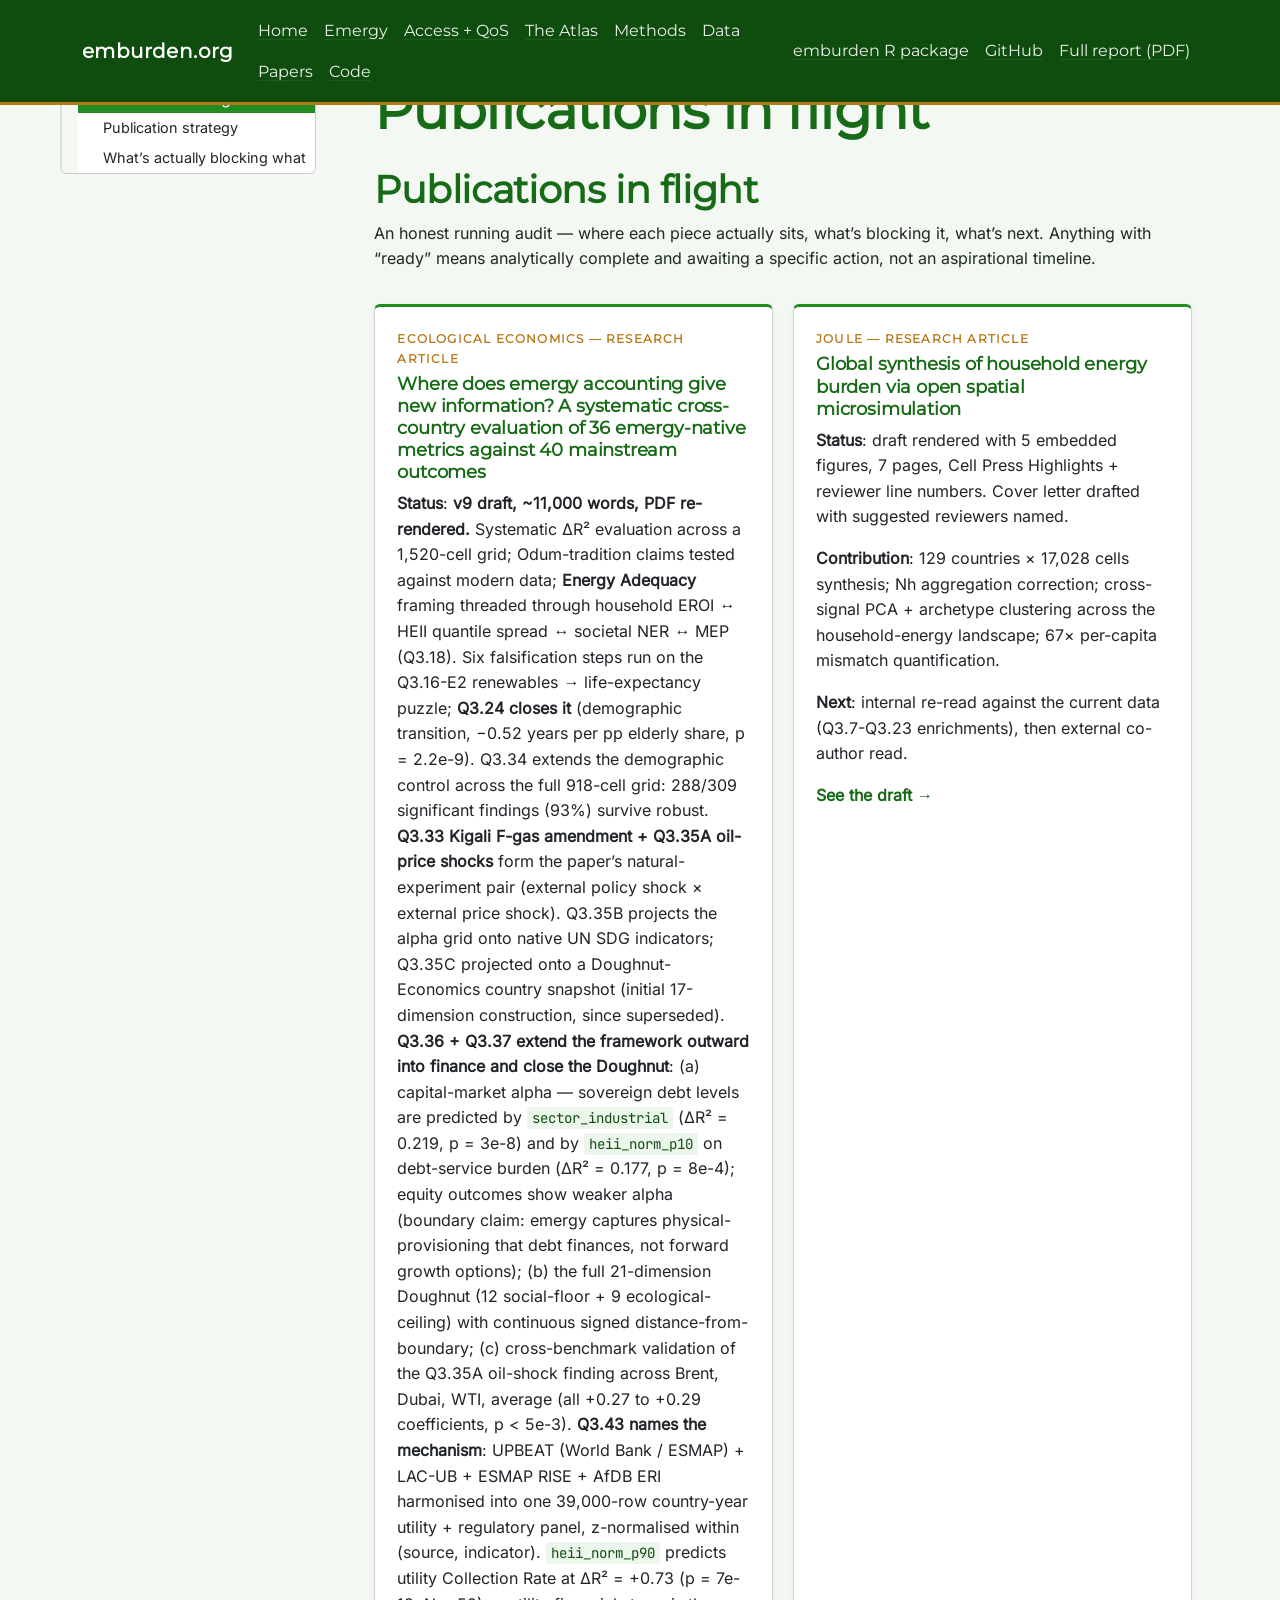
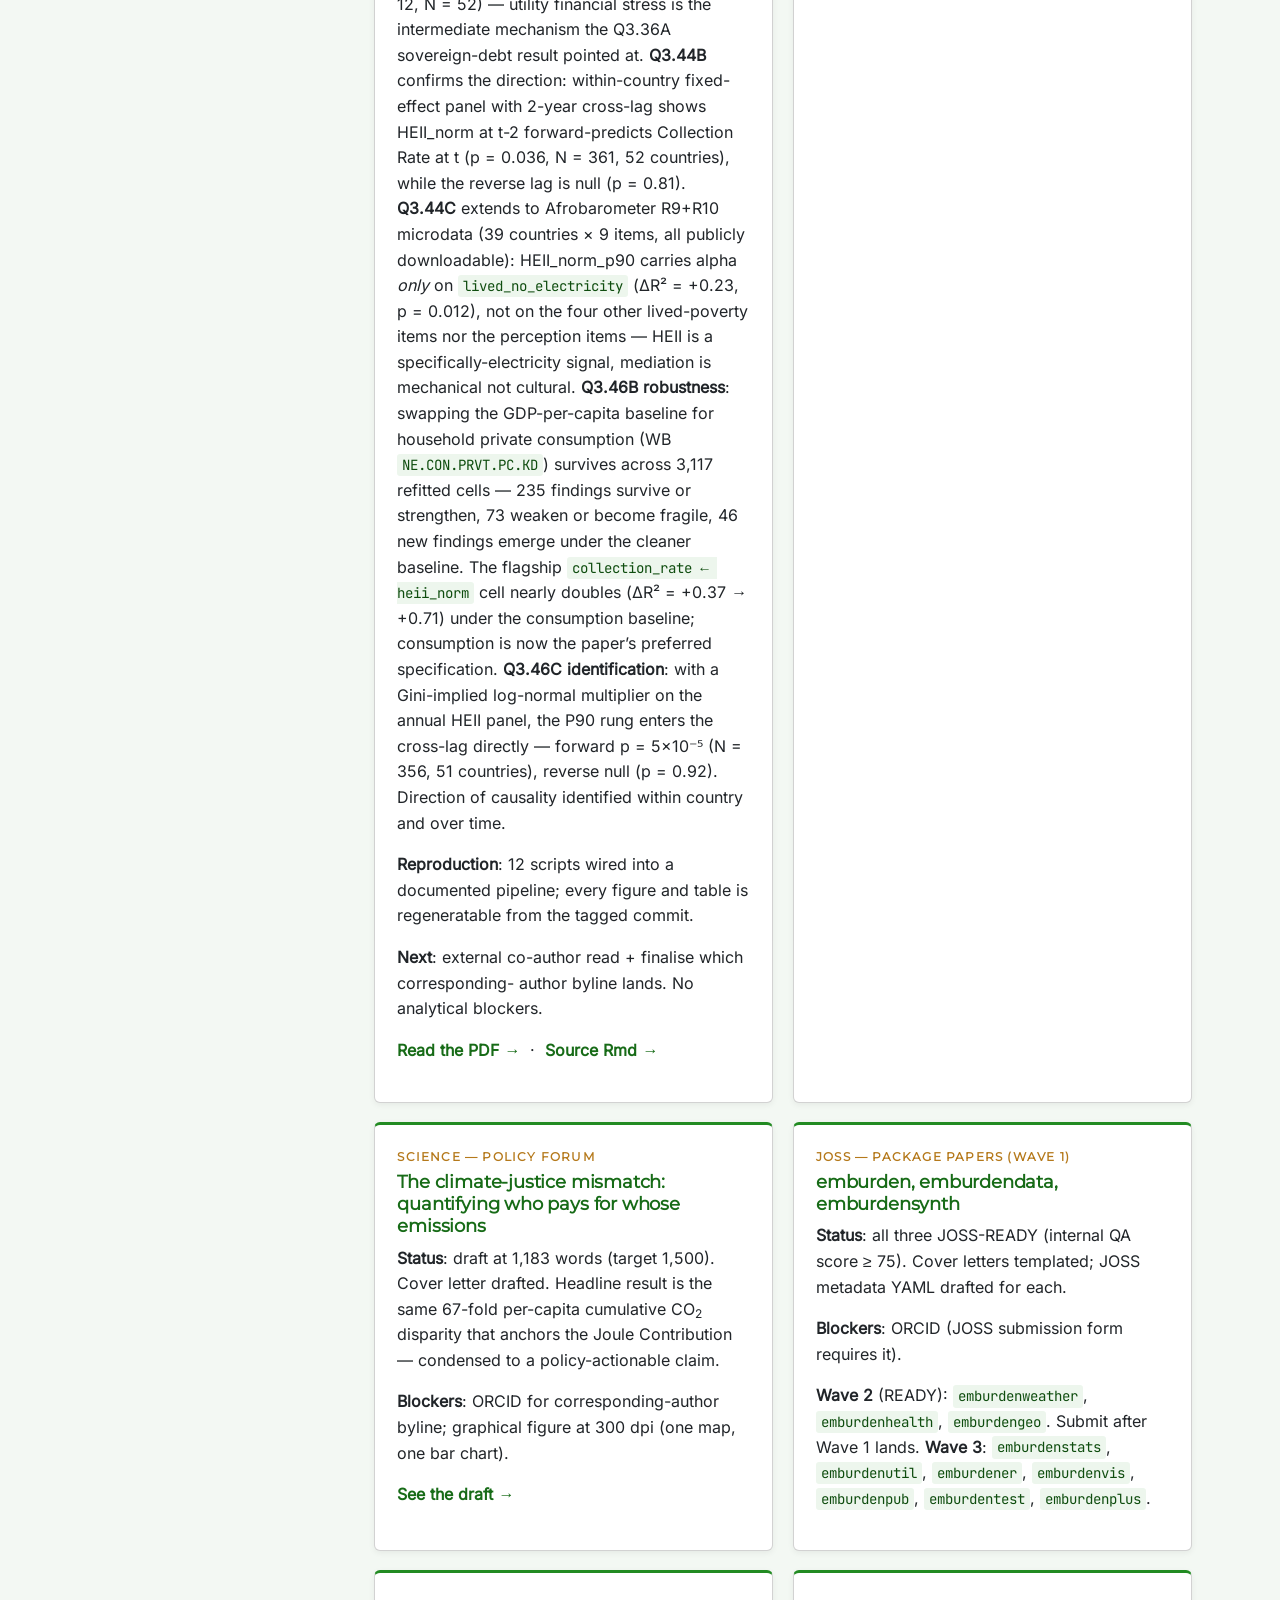
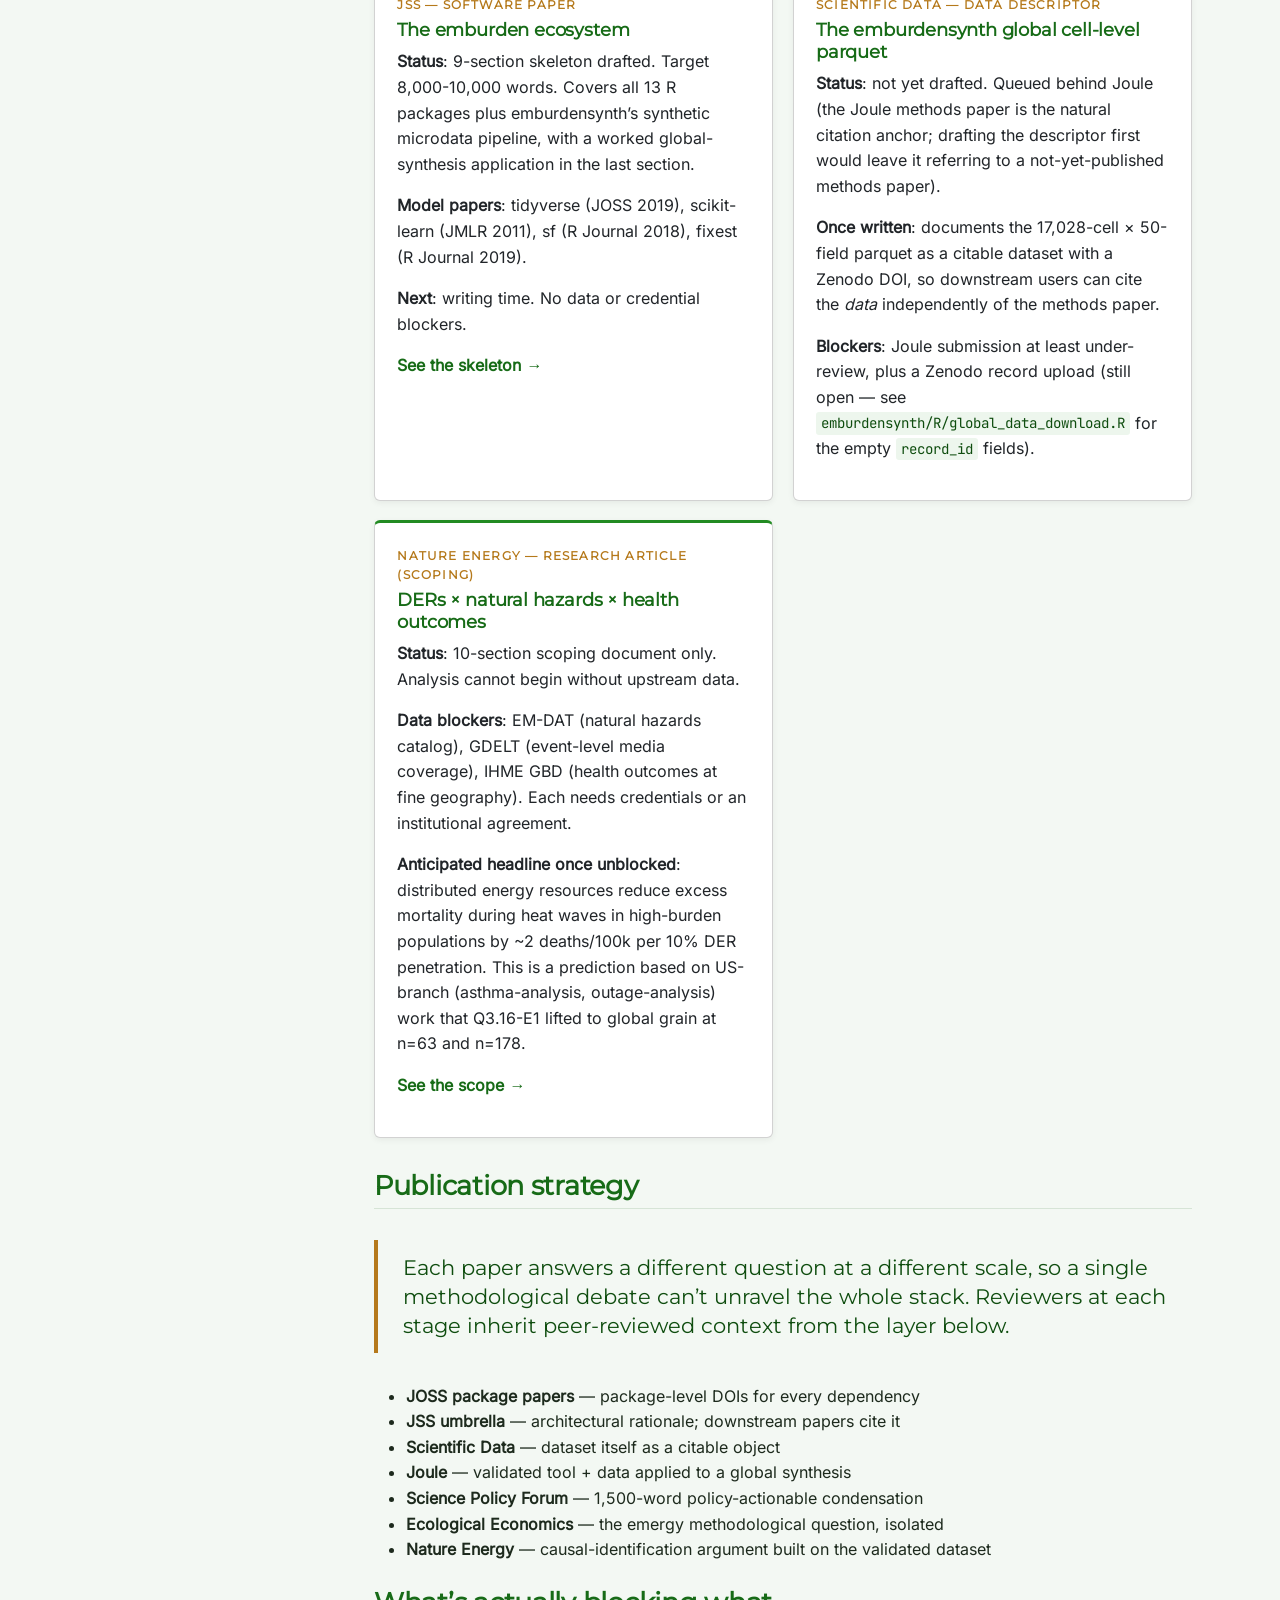
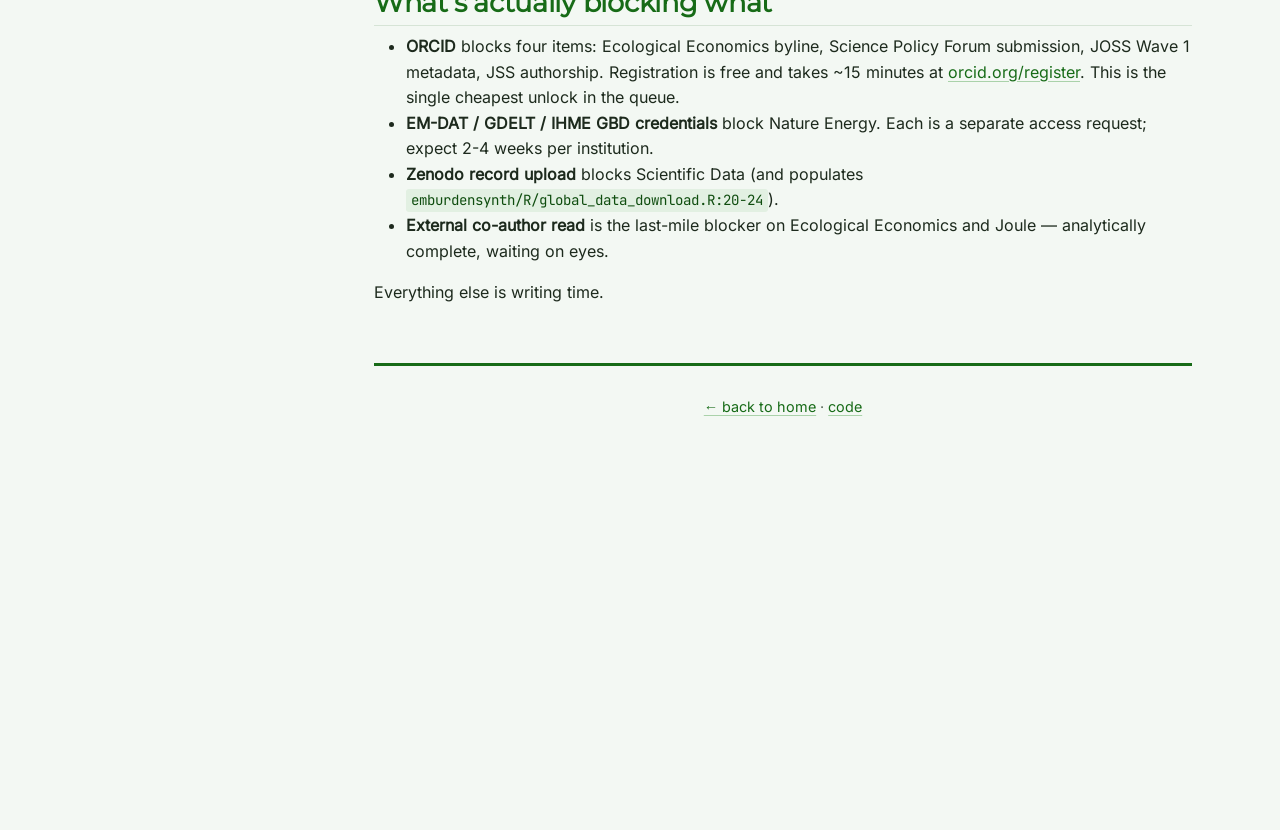
<file: _build/papers.html>
<!DOCTYPE html>

<html>

<head>

<meta charset="utf-8" />
<meta name="generator" content="pandoc" />
<meta http-equiv="X-UA-Compatible" content="IE=EDGE" />




<title>emburden.org — Publications</title>

<script src="site_libs/header-attrs-2.30/header-attrs.js"></script>
<script src="site_libs/jquery-3.6.0/jquery-3.6.0.min.js"></script>
<meta name="viewport" content="width=device-width, initial-scale=1, shrink-to-fit=no" />
<link href="site_libs/bootstrap-5.3.1/bootstrap.min.css" rel="stylesheet" />
<script src="site_libs/bootstrap-5.3.1/bootstrap.bundle.min.js"></script>
<link href="site_libs/Inter-0.4.10/font.css" rel="stylesheet" />
<link href="site_libs/JetBrains_Mono-0.4.10/font.css" rel="stylesheet" />
<link href="site_libs/Montserrat-0.4.10/font.css" rel="stylesheet" />
<script src="site_libs/bs3compat-0.9.0/transition.js"></script>
<script src="site_libs/bs3compat-0.9.0/tabs.js"></script>
<script src="site_libs/bs3compat-0.9.0/bs3compat.js"></script>
<script src="site_libs/jqueryui-1.13.2/jquery-ui.min.js"></script>
<link href="site_libs/tocify-1.9.1/jquery.tocify.css" rel="stylesheet" />
<script src="site_libs/tocify-1.9.1/jquery.tocify.js"></script>
<script src="site_libs/navigation-1.1/tabsets.js"></script>
<meta name="description" content="emburden.org — open-source household energy-burden analytics from raw data pulls to global synthesis. 129 countries, 17,000 cells, 8.2 billion people.">
<meta name="author" content="Emergi Foundation">
<meta property="og:title" content="emburden.org — global household energy burden">
<meta property="og:description" content="The 67-fold climate justice mismatch, quantified with open data + open code.">
<meta property="og:type" content="website">
<link rel="preconnect" href="https://fonts.googleapis.com">
<link rel="preconnect" href="https://fonts.gstatic.com" crossorigin>

<style type="text/css">
  code{white-space: pre-wrap;}
  span.smallcaps{font-variant: small-caps;}
  span.underline{text-decoration: underline;}
  div.column{display: inline-block; vertical-align: top; width: 50%;}
  div.hanging-indent{margin-left: 1.5em; text-indent: -1.5em;}
  ul.task-list{list-style: none;}
    </style>










<style type = "text/css">
.main-container {
  max-width: 940px;
  margin-left: auto;
  margin-right: auto;
}
img {
  max-width:100%;
}
.tabbed-pane {
  padding-top: 12px;
}
.html-widget {
  margin-bottom: 20px;
}
button.code-folding-btn:focus {
  outline: none;
}
summary {
  display: list-item;
}
details > summary > p:only-child {
  display: inline;
}
pre code {
  padding: 0;
}
</style>


<style type="text/css">
.dropdown-submenu {
  position: relative;
}
.dropdown-submenu>.dropdown-menu {
  top: 0;
  left: 100%;
  margin-top: -6px;
  margin-left: -1px;
  border-radius: 0 6px 6px 6px;
}
.dropdown-submenu:hover>.dropdown-menu {
  display: block;
}
.dropdown-submenu>a:after {
  display: block;
  content: " ";
  float: right;
  width: 0;
  height: 0;
  border-color: transparent;
  border-style: solid;
  border-width: 5px 0 5px 5px;
  border-left-color: #cccccc;
  margin-top: 5px;
  margin-right: -10px;
}
.dropdown-submenu:hover>a:after {
  border-left-color: #adb5bd;
}
.dropdown-submenu.pull-left {
  float: none;
}
.dropdown-submenu.pull-left>.dropdown-menu {
  left: -100%;
  margin-left: 10px;
  border-radius: 6px 0 6px 6px;
}
</style>

<script type="text/javascript">
// manage active state of menu based on current page
$(document).ready(function () {
  // active menu anchor
  href = window.location.pathname
  href = href.substr(href.lastIndexOf('/') + 1)
  if (href === "")
    href = "index.html";
  var menuAnchor = $('a[href="' + href + '"]');

  // mark the anchor link active (and if it's in a dropdown, also mark that active)
  var dropdown = menuAnchor.closest('li.dropdown');
  if (window.bootstrap) { // Bootstrap 4+
    menuAnchor.addClass('active');
    dropdown.find('> .dropdown-toggle').addClass('active');
  } else { // Bootstrap 3
    menuAnchor.parent().addClass('active');
    dropdown.addClass('active');
  }

  // Navbar adjustments
  var navHeight = $(".navbar").first().height() + 15;
  var style = document.createElement('style');
  var pt = "padding-top: " + navHeight + "px; ";
  var mt = "margin-top: -" + navHeight + "px; ";
  var css = "";
  // offset scroll position for anchor links (for fixed navbar)
  for (var i = 1; i <= 6; i++) {
    css += ".section h" + i + "{ " + pt + mt + "}\n";
  }
  style.innerHTML = "body {" + pt + "padding-bottom: 40px; }\n" + css;
  document.head.appendChild(style);
});
</script>

<!-- tabsets -->

<style type="text/css">
.tabset-dropdown > .nav-tabs {
  display: inline-table;
  max-height: 500px;
  min-height: 44px;
  overflow-y: auto;
  border: 1px solid #ddd;
  border-radius: 4px;
}

.tabset-dropdown > .nav-tabs > li.active:before, .tabset-dropdown > .nav-tabs.nav-tabs-open:before {
  content: "\e259";
  font-family: 'Glyphicons Halflings';
  display: inline-block;
  padding: 10px;
  border-right: 1px solid #ddd;
}

.tabset-dropdown > .nav-tabs.nav-tabs-open > li.active:before {
  content: "\e258";
  font-family: 'Glyphicons Halflings';
  border: none;
}

.tabset-dropdown > .nav-tabs > li.active {
  display: block;
}

.tabset-dropdown > .nav-tabs > li > a,
.tabset-dropdown > .nav-tabs > li > a:focus,
.tabset-dropdown > .nav-tabs > li > a:hover {
  border: none;
  display: inline-block;
  border-radius: 4px;
  background-color: transparent;
}

.tabset-dropdown > .nav-tabs.nav-tabs-open > li {
  display: block;
  float: none;
}

.tabset-dropdown > .nav-tabs > li {
  display: none;
}
</style>

<!-- code folding -->



<style type="text/css">

#TOC {
  margin: 25px 0px 20px 0px;
}
@media (max-width: 768px) {
#TOC {
  position: relative;
  width: 100%;
}
}

@media print {
.toc-content {
  /* see https://github.com/w3c/csswg-drafts/issues/4434 */
  float: right;
}
}

.toc-content {
  padding-left: 30px;
  padding-right: 40px;
}

div.main-container {
  max-width: 1200px;
}

div.tocify {
  width: 20%;
  max-width: 260px;
  max-height: 85%;
}

@media (min-width: 768px) and (max-width: 991px) {
  div.tocify {
    width: 25%;
  }
}

@media (max-width: 767px) {
  div.tocify {
    width: 100%;
    max-width: none;
  }
}

.tocify ul, .tocify li {
  line-height: 20px;
}

.tocify-subheader .tocify-item {
  font-size: 0.90em;
}

.tocify .list-group-item {
  border-radius: 0px;
}


</style>



</head>

<body>


<div class="container-fluid main-container">


<!-- setup 3col/9col grid for toc_float and main content  -->
<div class="row">
<div class="col-xs-12 col-sm-4 col-md-3">
<div id="TOC" class="tocify">
</div>
</div>

<div class="toc-content col-xs-12 col-sm-8 col-md-9">




<div class="navbar navbar-default  navbar-fixed-top" role="navigation">
  <div class="container">
    <div class="navbar-header">
      <button type="button" class="navbar-toggle collapsed" data-toggle="collapse" data-bs-toggle="collapse" data-target="#navbar" data-bs-target="#navbar">
        <span class="icon-bar"></span>
        <span class="icon-bar"></span>
        <span class="icon-bar"></span>
      </button>
      <a class="navbar-brand" href="index.html">emburden.org</a>
    </div>
    <div id="navbar" class="navbar-collapse collapse">
      <ul class="nav navbar-nav">
        <li>
  <a href="index.html">Home</a>
</li>
<li>
  <a href="emergy.html">Emergy</a>
</li>
<li>
  <a href="access.html">Access + QoS</a>
</li>
<li>
  <a href="atlas.html">The Atlas</a>
</li>
<li>
  <a href="methods.html">Methods</a>
</li>
<li>
  <a href="data.html">Data</a>
</li>
<li>
  <a href="papers.html">Papers</a>
</li>
<li>
  <a href="code.html">Code</a>
</li>
      </ul>
      <ul class="nav navbar-nav navbar-right">
        <li>
  <a href="https://pkg.emburden.org">emburden R package</a>
</li>
<li>
  <a href="https://github.com/ericscheier">GitHub</a>
</li>
<li>
  <a href="global_analysis.pdf">Full report (PDF)</a>
</li>
      </ul>
    </div><!--/.nav-collapse -->
  </div><!--/.container -->
</div><!--/.navbar -->

<div id="header">



<h1 class="title toc-ignore">Publications in flight</h1>

</div>


<div id="publications-in-flight" class="section level1">
<h1>Publications in flight</h1>
<p>An honest running audit — where each piece actually sits, what’s
blocking it, what’s next. Anything with “ready” means analytically
complete and awaiting a specific action, not an aspirational
timeline.</p>
<div class="card-grid">
<div class="card">
<div class="kicker">
Ecological Economics — Research Article
</div>
<h3>
Where does emergy accounting give new information? A systematic
cross-country evaluation of 36 emergy-native metrics against 40
mainstream outcomes
</h3>
<p>
<b>Status</b>: <strong>v9 draft, ~11,000 words, PDF
re-rendered.</strong> Systematic ΔR² evaluation across a 1,520-cell
grid; Odum-tradition claims tested against modern data; <strong>Energy
Adequacy</strong> framing threaded through household EROI ↔︎ HEII
quantile spread ↔︎ societal NER ↔︎ MEP (Q3.18). Six falsification steps
run on the Q3.16-E2 renewables → life-expectancy puzzle; <strong>Q3.24
closes it</strong> (demographic transition, −0.52 years per pp elderly
share, p = 2.2e-9). Q3.34 extends the demographic control across the
full 918-cell grid: 288/309 significant findings (93%) survive robust.
<strong>Q3.33 Kigali F-gas amendment + Q3.35A oil-price shocks</strong>
form the paper’s natural-experiment pair (external policy shock ×
external price shock). Q3.35B projects the alpha grid onto native UN SDG
indicators; Q3.35C projected onto a Doughnut-Economics country snapshot
(initial 17-dimension construction, since superseded). <strong>Q3.36 +
Q3.37 extend the framework outward into finance and close the
Doughnut</strong>: (a) capital-market alpha — sovereign debt levels are
predicted by <code>sector_industrial</code> (ΔR² = 0.219, p = 3e-8) and
by <code>heii_norm_p10</code> on debt-service burden (ΔR² = 0.177, p =
8e-4); equity outcomes show weaker alpha (boundary claim: emergy
captures physical-provisioning that debt finances, not forward growth
options); (b) the full 21-dimension Doughnut (12 social-floor + 9
ecological-ceiling) with continuous signed distance-from-boundary; (c)
cross-benchmark validation of the Q3.35A oil-shock finding across Brent,
Dubai, WTI, average (all +0.27 to +0.29 coefficients, p &lt; 5e-3).
<strong>Q3.43 names the mechanism</strong>: UPBEAT (World Bank / ESMAP)
+ LAC-UB + ESMAP RISE + AfDB ERI harmonised into one 39,000-row
country-year utility + regulatory panel, z-normalised within (source,
indicator). <code>heii_norm_p90</code> predicts utility Collection Rate
at ΔR² = +0.73 (p = 7e-12, N = 52) — utility financial stress is the
intermediate mechanism the Q3.36A sovereign-debt result pointed at.
<strong>Q3.44B</strong> confirms the direction: within-country
fixed-effect panel with 2-year cross-lag shows HEII_norm at t-2
forward-predicts Collection Rate at t (p = 0.036, N = 361, 52
countries), while the reverse lag is null (p = 0.81).
<strong>Q3.44C</strong> extends to Afrobarometer R9+R10 microdata (39
countries × 9 items, all publicly downloadable): HEII_norm_p90 carries
alpha <em>only</em> on <code>lived_no_electricity</code> (ΔR² = +0.23, p
= 0.012), not on the four other lived-poverty items nor the perception
items — HEII is a specifically-electricity signal, mediation is
mechanical not cultural. <strong>Q3.46B robustness</strong>: swapping
the GDP-per-capita baseline for household private consumption (WB
<code>NE.CON.PRVT.PC.KD</code>) survives across 3,117 refitted cells —
235 findings survive or strengthen, 73 weaken or become fragile, 46 new
findings emerge under the cleaner baseline. The flagship
<code>collection_rate ← heii_norm</code> cell nearly doubles (ΔR² =
+0.37 → +0.71) under the consumption baseline; consumption is now the
paper’s preferred specification. <strong>Q3.46C identification</strong>:
with a Gini-implied log-normal multiplier on the annual HEII panel, the
P90 rung enters the cross-lag directly — forward p = 5×10⁻⁵ (N = 356, 51
countries), reverse null (p = 0.92). Direction of causality identified
within country and over time.
</p>
<p>
<b>Reproduction</b>: 12 scripts wired into a documented pipeline; every
figure and table is regeneratable from the tagged commit.
</p>
<p>
<b>Next</b>: external co-author read + finalise which corresponding-
author byline lands. No analytical blockers.
</p>
<p>
<a href="https://github.com/ericscheier/emburdensynth/blob/global/docs/paper/global_emergy_alpha.pdf">Read
the PDF →</a>  · 
<a href="https://github.com/ericscheier/emburdensynth/blob/global/docs/paper/global_emergy_alpha.Rmd">Source
Rmd →</a>
</p>
</div>
<div class="card">
<div class="kicker">
Joule — Research Article
</div>
<h3>
Global synthesis of household energy burden via open spatial
microsimulation
</h3>
<p>
<b>Status</b>: draft rendered with 5 embedded figures, 7 pages, Cell
Press Highlights + reviewer line numbers. Cover letter drafted with
suggested reviewers named.
</p>
<p>
<b>Contribution</b>: 129 countries × 17,028 cells synthesis; Nh
aggregation correction; cross-signal PCA + archetype clustering across
the household-energy landscape; 67× per-capita mismatch quantification.
</p>
<p>
<b>Next</b>: internal re-read against the current data (Q3.7-Q3.23
enrichments), then external co-author read.
</p>
<p>
<a href="https://github.com/ericscheier/emburdensynth/tree/global/manuscript/joule_submission">See
the draft →</a>
</p>
</div>
<div class="card">
<div class="kicker">
Science — Policy Forum
</div>
<h3>
The climate-justice mismatch: quantifying who pays for whose emissions
</h3>
<p>
<b>Status</b>: draft at 1,183 words (target 1,500). Cover letter
drafted. Headline result is the same 67-fold per-capita cumulative
CO<sub>2</sub> disparity that anchors the Joule Contribution — condensed
to a policy-actionable claim.
</p>
<p>
<b>Blockers</b>: ORCID for corresponding-author byline; graphical figure
at 300 dpi (one map, one bar chart).
</p>
<p>
<a href="https://github.com/ericscheier/emburdensynth/tree/global/manuscript/science_policy_forum">See
the draft →</a>
</p>
</div>
<div class="card">
<div class="kicker">
JOSS — Package Papers (Wave 1)
</div>
<h3>
emburden, emburdendata, emburdensynth
</h3>
<p>
<b>Status</b>: all three JOSS-READY (internal QA score ≥ 75). Cover
letters templated; JOSS metadata YAML drafted for each.
</p>
<p>
<b>Blockers</b>: ORCID (JOSS submission form requires it).
</p>
<p>
<b>Wave 2</b> (READY): <code>emburdenweather</code>,
<code>emburdenhealth</code>, <code>emburdengeo</code>. Submit after Wave
1 lands. <b>Wave 3</b>: <code>emburdenstats</code>,
<code>emburdenutil</code>, <code>emburdener</code>,
<code>emburdenvis</code>, <code>emburdenpub</code>,
<code>emburdentest</code>, <code>emburdenplus</code>.
</p>
</div>
<div class="card">
<div class="kicker">
JSS — Software Paper
</div>
<h3>
The emburden ecosystem
</h3>
<p>
<b>Status</b>: 9-section skeleton drafted. Target 8,000-10,000 words.
Covers all 13 R packages plus emburdensynth’s synthetic microdata
pipeline, with a worked global-synthesis application in the last
section.
</p>
<p>
<b>Model papers</b>: tidyverse (JOSS 2019), scikit-learn (JMLR 2011), sf
(R Journal 2018), fixest (R Journal 2019).
</p>
<p>
<b>Next</b>: writing time. No data or credential blockers.
</p>
<p>
<a href="https://github.com/ericscheier/emburdensynth/tree/global/manuscript/ecosystem_umbrella">See
the skeleton →</a>
</p>
</div>
<div class="card">
<div class="kicker">
Scientific Data — Data Descriptor
</div>
<h3>
The emburdensynth global cell-level parquet
</h3>
<p>
<b>Status</b>: not yet drafted. Queued behind Joule (the Joule methods
paper is the natural citation anchor; drafting the descriptor first
would leave it referring to a not-yet-published methods paper).
</p>
<p>
<b>Once written</b>: documents the 17,028-cell × 50-field parquet as a
citable dataset with a Zenodo DOI, so downstream users can cite the
<em>data</em> independently of the methods paper.
</p>
<p>
<b>Blockers</b>: Joule submission at least under-review, plus a Zenodo
record upload (still open — see
<code>emburdensynth/R/global_data_download.R</code> for the empty
<code>record_id</code> fields).
</p>
</div>
<div class="card">
<div class="kicker">
Nature Energy — Research Article (scoping)
</div>
<h3>
DERs × natural hazards × health outcomes
</h3>
<p>
<b>Status</b>: 10-section scoping document only. Analysis cannot begin
without upstream data.
</p>
<p>
<b>Data blockers</b>: EM-DAT (natural hazards catalog), GDELT
(event-level media coverage), IHME GBD (health outcomes at fine
geography). Each needs credentials or an institutional agreement.
</p>
<p>
<b>Anticipated headline once unblocked</b>: distributed energy resources
reduce excess mortality during heat waves in high-burden populations by
~2 deaths/100k per 10% DER penetration. This is a prediction based on
US-branch (asthma-analysis, outage-analysis) work that Q3.16-E1 lifted
to global grain at n=63 and n=178.
</p>
<p>
<a href="https://github.com/ericscheier/emburdensynth/tree/global/manuscript/nature_energy_scope">See
the scope →</a>
</p>
</div>
</div>
<div id="publication-strategy" class="section level2">
<h2>Publication strategy</h2>
<blockquote>
Each paper answers a different question at a different scale, so a
single methodological debate can’t unravel the whole stack. Reviewers at
each stage inherit peer-reviewed context from the layer below.
</blockquote>
<ul>
<li><strong>JOSS package papers</strong> — package-level DOIs for every
dependency</li>
<li><strong>JSS umbrella</strong> — architectural rationale; downstream
papers cite it</li>
<li><strong>Scientific Data</strong> — dataset itself as a citable
object</li>
<li><strong>Joule</strong> — validated tool + data applied to a global
synthesis</li>
<li><strong>Science Policy Forum</strong> — 1,500-word policy-actionable
condensation</li>
<li><strong>Ecological Economics</strong> — the emergy methodological
question, isolated</li>
<li><strong>Nature Energy</strong> — causal-identification argument
built on the validated dataset</li>
</ul>
</div>
<div id="whats-actually-blocking-what" class="section level2">
<h2>What’s actually blocking what</h2>
<ul>
<li><strong>ORCID</strong> blocks four items: Ecological Economics
byline, Science Policy Forum submission, JOSS Wave 1 metadata, JSS
authorship. Registration is free and takes ~15 minutes at <a
href="https://orcid.org/register">orcid.org/register</a>. This is the
single cheapest unlock in the queue.</li>
<li><strong>EM-DAT / GDELT / IHME GBD credentials</strong> block Nature
Energy. Each is a separate access request; expect 2-4 weeks per
institution.</li>
<li><strong>Zenodo record upload</strong> blocks Scientific Data (and
populates
<code>emburdensynth/R/global_data_download.R:20-24</code>).</li>
<li><strong>External co-author read</strong> is the last-mile blocker on
Ecological Economics and Joule — analytically complete, waiting on
eyes.</li>
</ul>
<p>Everything else is writing time.</p>
<footer>
<p>
<a href="/">← back to home</a> · <a href="code.html">code</a>
</p>
</footer>
</div>
</div>



</div>
</div>

</div>

<script>

// add bootstrap table styles to pandoc tables
function bootstrapStylePandocTables() {
  $('tr.odd').parent('tbody').parent('table').addClass('table table-condensed');
}
$(document).ready(function () {
  bootstrapStylePandocTables();
});


</script>

<!-- tabsets -->

<script>
$(document).ready(function () {
  window.buildTabsets("TOC");
});

$(document).ready(function () {
  $('.tabset-dropdown > .nav-tabs > li').click(function () {
    $(this).parent().toggleClass('nav-tabs-open');
  });
});
</script>

<!-- code folding -->

<script>
$(document).ready(function ()  {

    // temporarily add toc-ignore selector to headers for the consistency with Pandoc
    $('.unlisted.unnumbered').addClass('toc-ignore')

    // move toc-ignore selectors from section div to header
    $('div.section.toc-ignore')
        .removeClass('toc-ignore')
        .children('h1,h2,h3,h4,h5').addClass('toc-ignore');

    // establish options
    var options = {
      selectors: "h1,h2",
      theme: "bootstrap3",
      context: '.toc-content',
      hashGenerator: function (text) {
        return text.replace(/[.\\/?&!#<>]/g, '').replace(/\s/g, '_');
      },
      ignoreSelector: ".toc-ignore",
      scrollTo: 0
    };
    options.showAndHide = true;
    options.smoothScroll = true;

    // tocify
    var toc = $("#TOC").tocify(options).data("toc-tocify");
});
</script>

<!-- dynamically load mathjax for compatibility with self-contained -->
<script>
  (function () {
    var script = document.createElement("script");
    script.type = "text/javascript";
    script.src  = "https://mathjax.rstudio.com/latest/MathJax.js?config=TeX-AMS-MML_HTMLorMML";
    document.getElementsByTagName("head")[0].appendChild(script);
  })();
</script>

</body>
</html>
</file>
<file: _build/site_libs/Inter-0.4.10/font.css>
/* cyrillic-ext */
@font-face {
  font-family: 'Inter';
  font-style: normal;
  font-weight: 400;
  font-display: swap;
  src: url(UcCO3FwrK3iLTeHuS_nVMrMxCp50SjIw2boKoduKmMEVuLyfAZJhiI2B.woff2) format('woff2');
  unicode-range: U+0460-052F, U+1C80-1C8A, U+20B4, U+2DE0-2DFF, U+A640-A69F, U+FE2E-FE2F;
}
/* cyrillic */
@font-face {
  font-family: 'Inter';
  font-style: normal;
  font-weight: 400;
  font-display: swap;
  src: url(UcCO3FwrK3iLTeHuS_nVMrMxCp50SjIw2boKoduKmMEVuLyfAZthiI2B.woff2) format('woff2');
  unicode-range: U+0301, U+0400-045F, U+0490-0491, U+04B0-04B1, U+2116;
}
/* greek-ext */
@font-face {
  font-family: 'Inter';
  font-style: normal;
  font-weight: 400;
  font-display: swap;
  src: url(UcCO3FwrK3iLTeHuS_nVMrMxCp50SjIw2boKoduKmMEVuLyfAZNhiI2B.woff2) format('woff2');
  unicode-range: U+1F00-1FFF;
}
/* greek */
@font-face {
  font-family: 'Inter';
  font-style: normal;
  font-weight: 400;
  font-display: swap;
  src: url(UcCO3FwrK3iLTeHuS_nVMrMxCp50SjIw2boKoduKmMEVuLyfAZxhiI2B.woff2) format('woff2');
  unicode-range: U+0370-0377, U+037A-037F, U+0384-038A, U+038C, U+038E-03A1, U+03A3-03FF;
}
/* vietnamese */
@font-face {
  font-family: 'Inter';
  font-style: normal;
  font-weight: 400;
  font-display: swap;
  src: url(UcCO3FwrK3iLTeHuS_nVMrMxCp50SjIw2boKoduKmMEVuLyfAZBhiI2B.woff2) format('woff2');
  unicode-range: U+0102-0103, U+0110-0111, U+0128-0129, U+0168-0169, U+01A0-01A1, U+01AF-01B0, U+0300-0301, U+0303-0304, U+0308-0309, U+0323, U+0329, U+1EA0-1EF9, U+20AB;
}
/* latin-ext */
@font-face {
  font-family: 'Inter';
  font-style: normal;
  font-weight: 400;
  font-display: swap;
  src: url(UcCO3FwrK3iLTeHuS_nVMrMxCp50SjIw2boKoduKmMEVuLyfAZFhiI2B.woff2) format('woff2');
  unicode-range: U+0100-02BA, U+02BD-02C5, U+02C7-02CC, U+02CE-02D7, U+02DD-02FF, U+0304, U+0308, U+0329, U+1D00-1DBF, U+1E00-1E9F, U+1EF2-1EFF, U+2020, U+20A0-20AB, U+20AD-20C0, U+2113, U+2C60-2C7F, U+A720-A7FF;
}
/* latin */
@font-face {
  font-family: 'Inter';
  font-style: normal;
  font-weight: 400;
  font-display: swap;
  src: url(UcCO3FwrK3iLTeHuS_nVMrMxCp50SjIw2boKoduKmMEVuLyfAZ9hiA.woff2) format('woff2');
  unicode-range: U+0000-00FF, U+0131, U+0152-0153, U+02BB-02BC, U+02C6, U+02DA, U+02DC, U+0304, U+0308, U+0329, U+2000-206F, U+20AC, U+2122, U+2191, U+2193, U+2212, U+2215, U+FEFF, U+FFFD;
}
</file>
<file: _build/site_libs/JetBrains_Mono-0.4.10/font.css>
/* cyrillic-ext */
@font-face {
  font-family: 'JetBrains Mono';
  font-style: normal;
  font-weight: 400;
  font-display: swap;
  src: url(tDbY2o-flEEny0FZhsfKu5WU4zr3E_BX0PnT8RD8yKxTN1OVgaY.woff2) format('woff2');
  unicode-range: U+0460-052F, U+1C80-1C8A, U+20B4, U+2DE0-2DFF, U+A640-A69F, U+FE2E-FE2F;
}
/* cyrillic */
@font-face {
  font-family: 'JetBrains Mono';
  font-style: normal;
  font-weight: 400;
  font-display: swap;
  src: url(tDbY2o-flEEny0FZhsfKu5WU4zr3E_BX0PnT8RD8yKxTPlOVgaY.woff2) format('woff2');
  unicode-range: U+0301, U+0400-045F, U+0490-0491, U+04B0-04B1, U+2116;
}
/* greek */
@font-face {
  font-family: 'JetBrains Mono';
  font-style: normal;
  font-weight: 400;
  font-display: swap;
  src: url(tDbY2o-flEEny0FZhsfKu5WU4zr3E_BX0PnT8RD8yKxTOVOVgaY.woff2) format('woff2');
  unicode-range: U+0370-0377, U+037A-037F, U+0384-038A, U+038C, U+038E-03A1, U+03A3-03FF;
}
/* vietnamese */
@font-face {
  font-family: 'JetBrains Mono';
  font-style: normal;
  font-weight: 400;
  font-display: swap;
  src: url(tDbY2o-flEEny0FZhsfKu5WU4zr3E_BX0PnT8RD8yKxTNVOVgaY.woff2) format('woff2');
  unicode-range: U+0102-0103, U+0110-0111, U+0128-0129, U+0168-0169, U+01A0-01A1, U+01AF-01B0, U+0300-0301, U+0303-0304, U+0308-0309, U+0323, U+0329, U+1EA0-1EF9, U+20AB;
}
/* latin-ext */
@font-face {
  font-family: 'JetBrains Mono';
  font-style: normal;
  font-weight: 400;
  font-display: swap;
  src: url(tDbY2o-flEEny0FZhsfKu5WU4zr3E_BX0PnT8RD8yKxTNFOVgaY.woff2) format('woff2');
  unicode-range: U+0100-02BA, U+02BD-02C5, U+02C7-02CC, U+02CE-02D7, U+02DD-02FF, U+0304, U+0308, U+0329, U+1D00-1DBF, U+1E00-1E9F, U+1EF2-1EFF, U+2020, U+20A0-20AB, U+20AD-20C0, U+2113, U+2C60-2C7F, U+A720-A7FF;
}
/* latin */
@font-face {
  font-family: 'JetBrains Mono';
  font-style: normal;
  font-weight: 400;
  font-display: swap;
  src: url(tDbY2o-flEEny0FZhsfKu5WU4zr3E_BX0PnT8RD8yKxTOlOV.woff2) format('woff2');
  unicode-range: U+0000-00FF, U+0131, U+0152-0153, U+02BB-02BC, U+02C6, U+02DA, U+02DC, U+0304, U+0308, U+0329, U+2000-206F, U+20AC, U+2122, U+2191, U+2193, U+2212, U+2215, U+FEFF, U+FFFD;
}
</file>
<file: _build/site_libs/Montserrat-0.4.10/font.css>
/* cyrillic-ext */
@font-face {
  font-family: 'Montserrat';
  font-style: normal;
  font-weight: 400;
  font-display: swap;
  src: url(JTUHjIg1_i6t8kCHKm4532VJOt5-QNFgpCtr6Hw0aXpsog.woff2) format('woff2');
  unicode-range: U+0460-052F, U+1C80-1C8A, U+20B4, U+2DE0-2DFF, U+A640-A69F, U+FE2E-FE2F;
}
/* cyrillic */
@font-face {
  font-family: 'Montserrat';
  font-style: normal;
  font-weight: 400;
  font-display: swap;
  src: url(JTUHjIg1_i6t8kCHKm4532VJOt5-QNFgpCtr6Hw9aXpsog.woff2) format('woff2');
  unicode-range: U+0301, U+0400-045F, U+0490-0491, U+04B0-04B1, U+2116;
}
/* vietnamese */
@font-face {
  font-family: 'Montserrat';
  font-style: normal;
  font-weight: 400;
  font-display: swap;
  src: url(JTUHjIg1_i6t8kCHKm4532VJOt5-QNFgpCtr6Hw2aXpsog.woff2) format('woff2');
  unicode-range: U+0102-0103, U+0110-0111, U+0128-0129, U+0168-0169, U+01A0-01A1, U+01AF-01B0, U+0300-0301, U+0303-0304, U+0308-0309, U+0323, U+0329, U+1EA0-1EF9, U+20AB;
}
/* latin-ext */
@font-face {
  font-family: 'Montserrat';
  font-style: normal;
  font-weight: 400;
  font-display: swap;
  src: url(JTUHjIg1_i6t8kCHKm4532VJOt5-QNFgpCtr6Hw3aXpsog.woff2) format('woff2');
  unicode-range: U+0100-02BA, U+02BD-02C5, U+02C7-02CC, U+02CE-02D7, U+02DD-02FF, U+0304, U+0308, U+0329, U+1D00-1DBF, U+1E00-1E9F, U+1EF2-1EFF, U+2020, U+20A0-20AB, U+20AD-20C0, U+2113, U+2C60-2C7F, U+A720-A7FF;
}
/* latin */
@font-face {
  font-family: 'Montserrat';
  font-style: normal;
  font-weight: 400;
  font-display: swap;
  src: url(JTUHjIg1_i6t8kCHKm4532VJOt5-QNFgpCtr6Hw5aXo.woff2) format('woff2');
  unicode-range: U+0000-00FF, U+0131, U+0152-0153, U+02BB-02BC, U+02C6, U+02DA, U+02DC, U+0304, U+0308, U+0329, U+2000-206F, U+20AC, U+2122, U+2191, U+2193, U+2212, U+2215, U+FEFF, U+FFFD;
}
</file>
